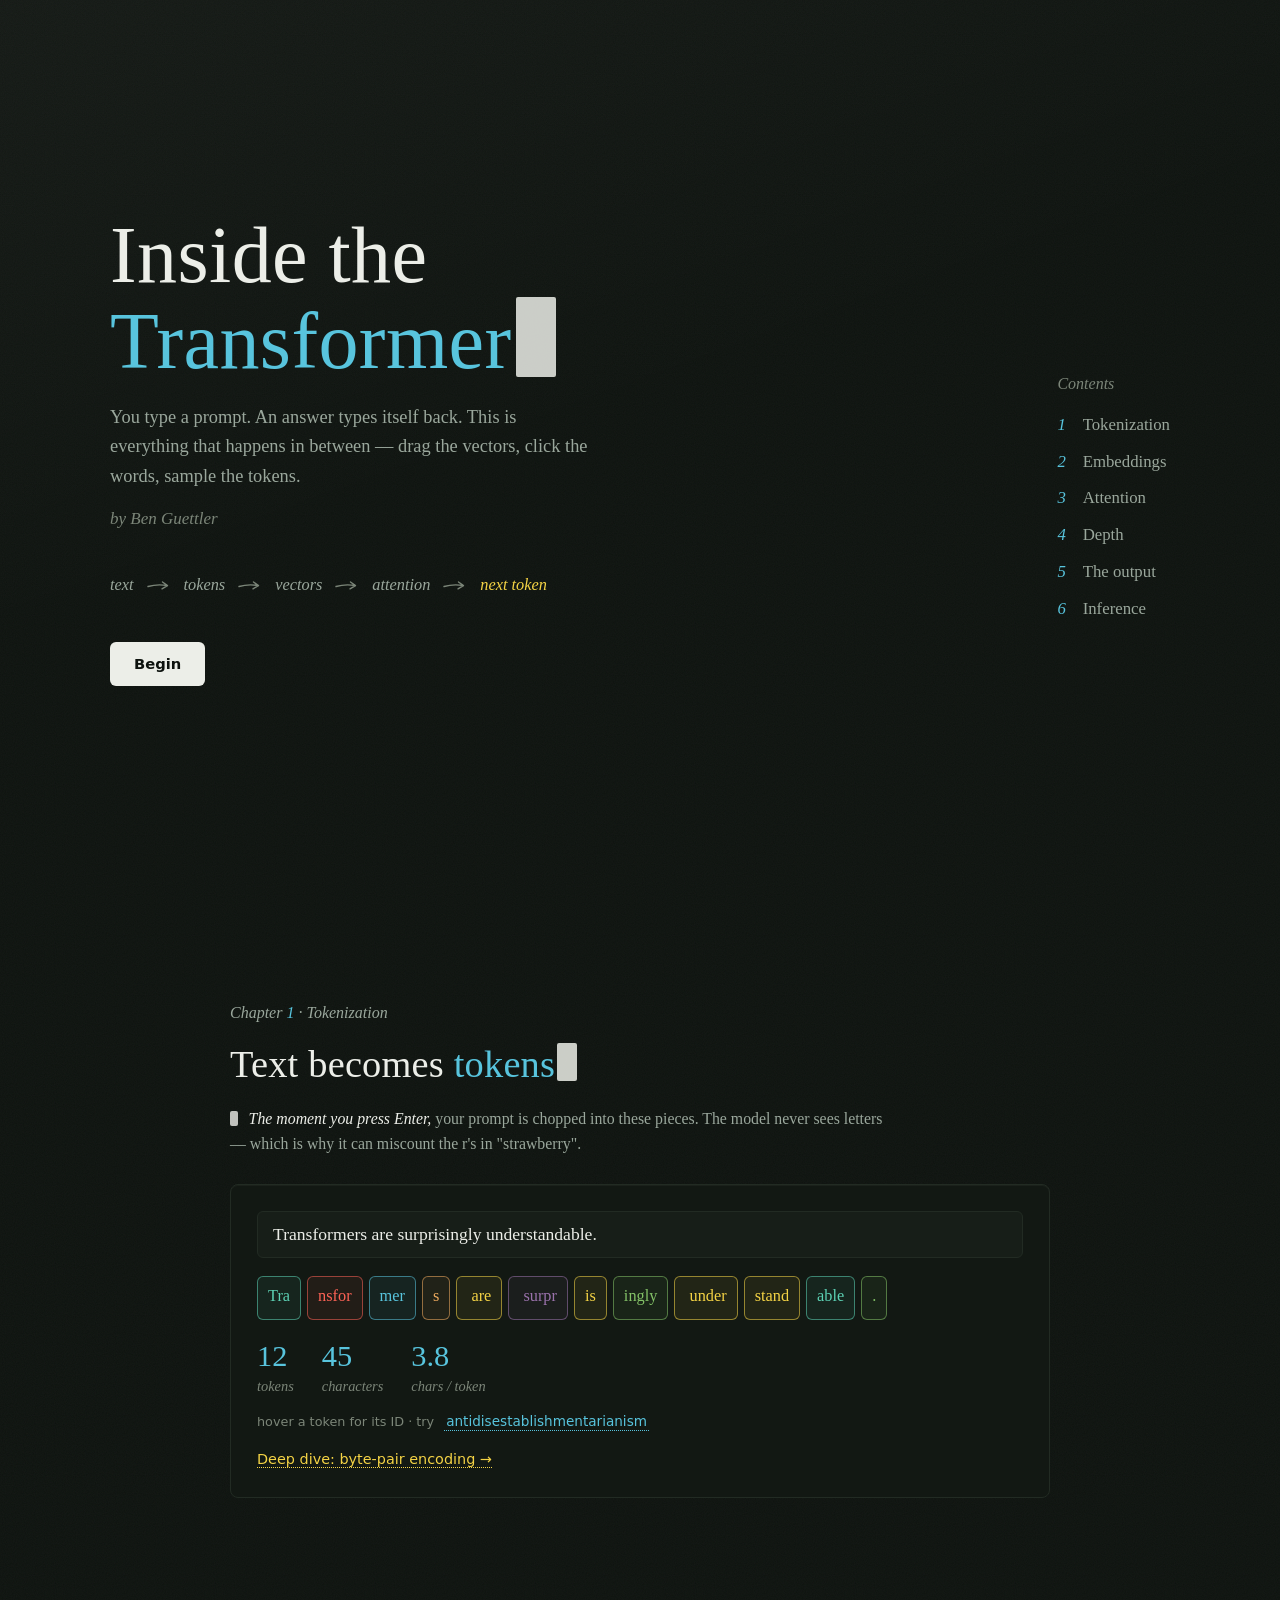
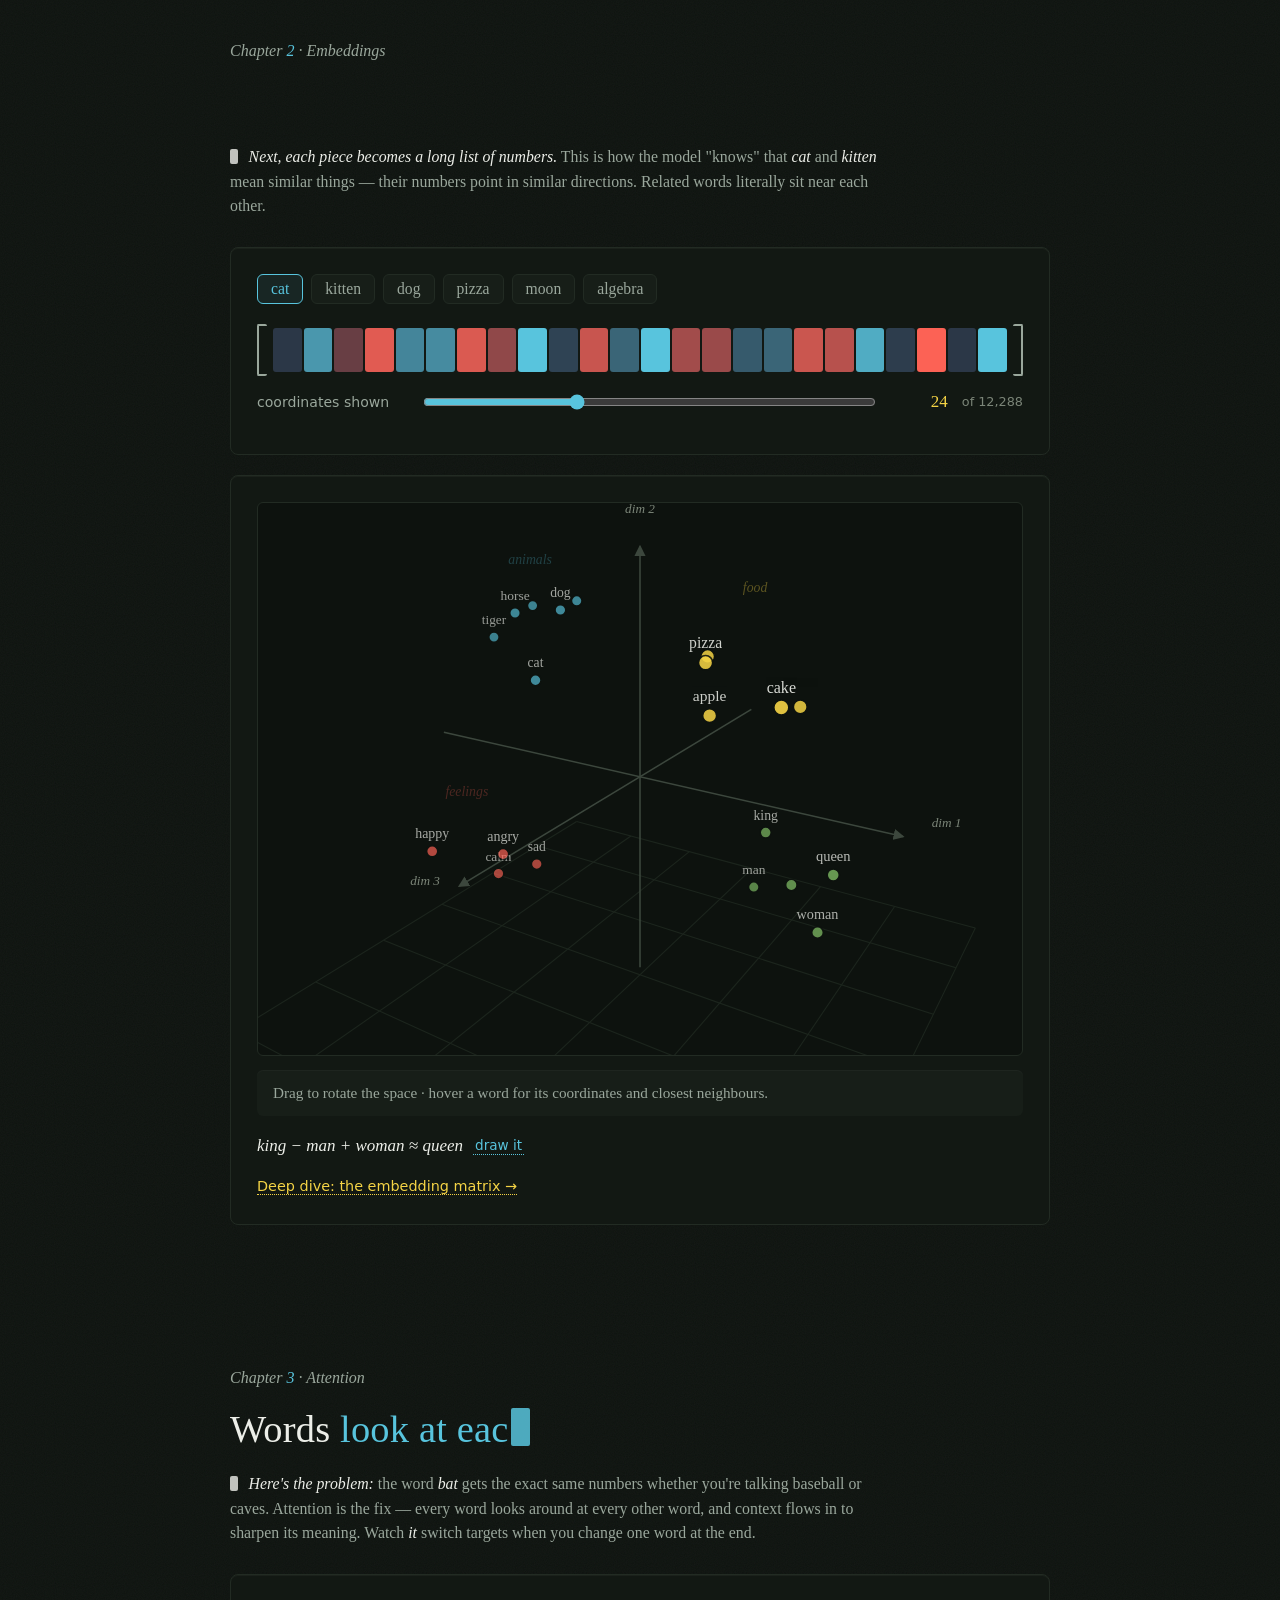
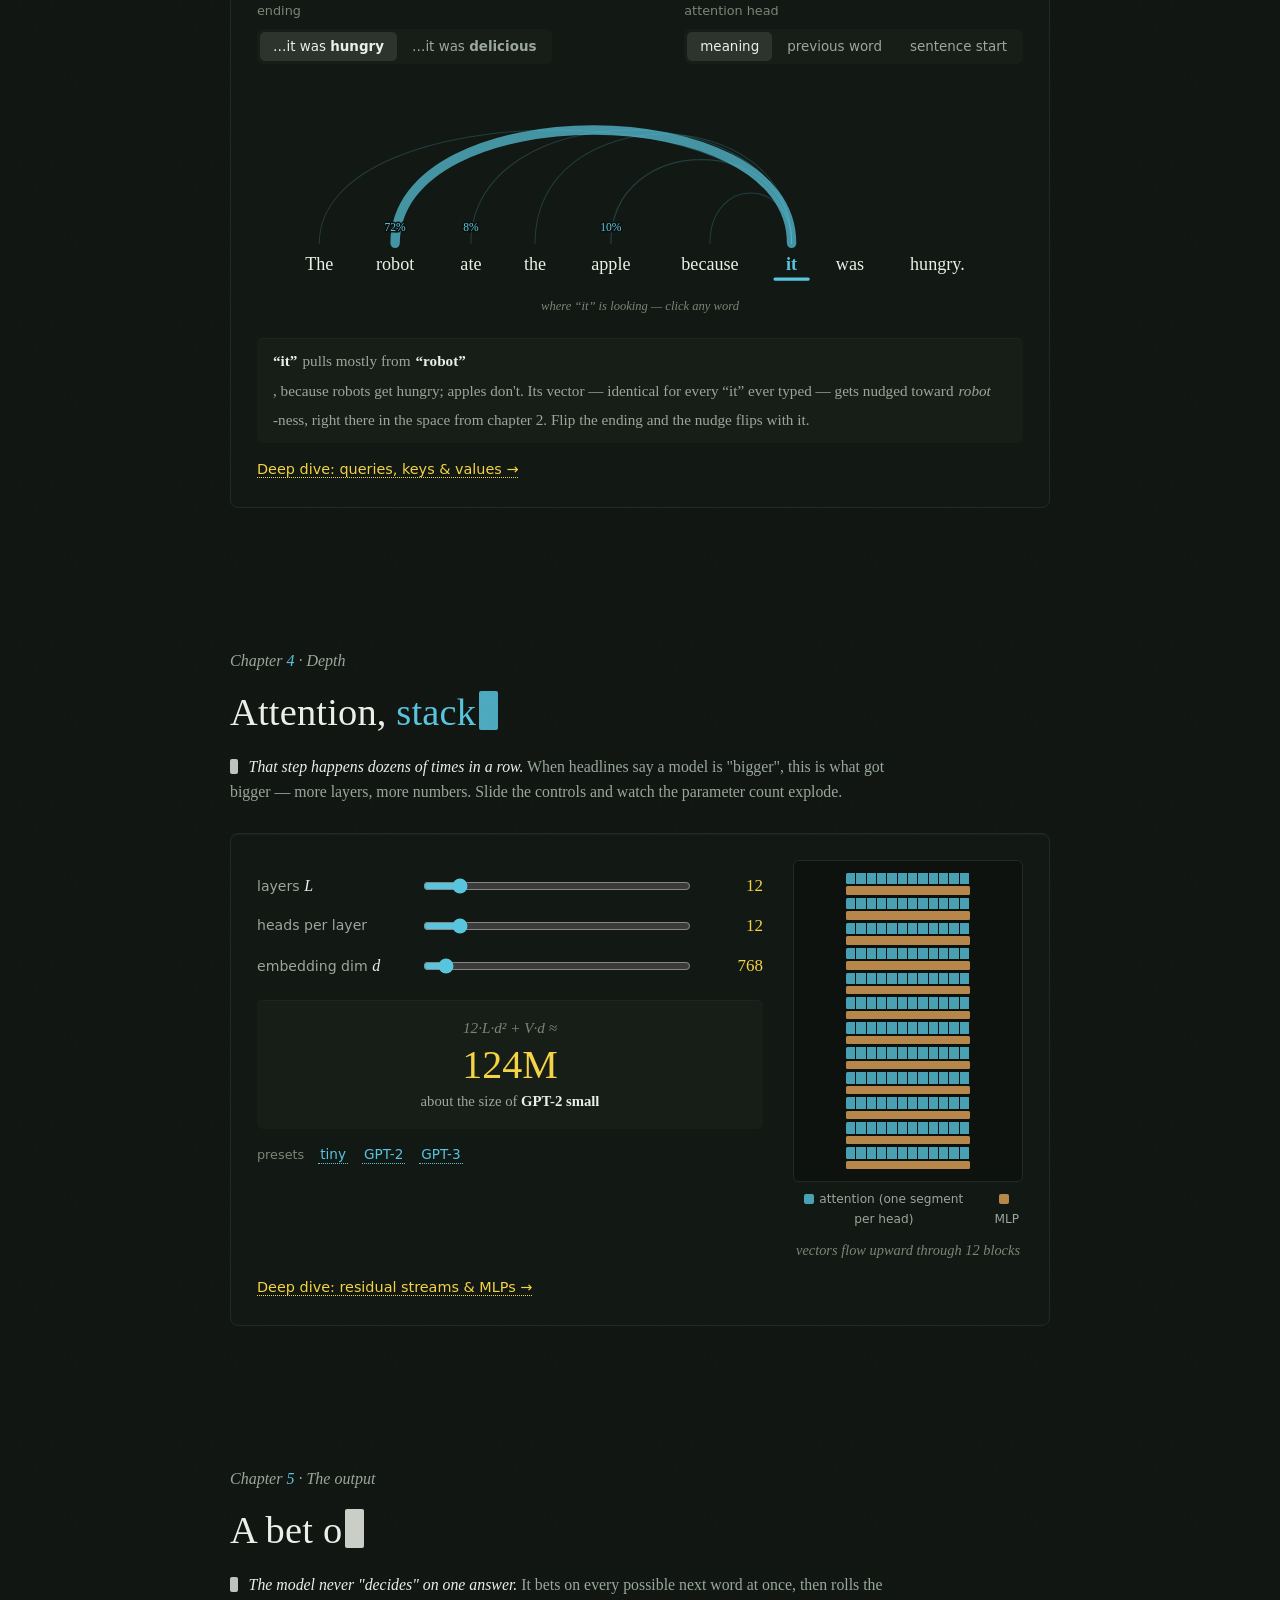
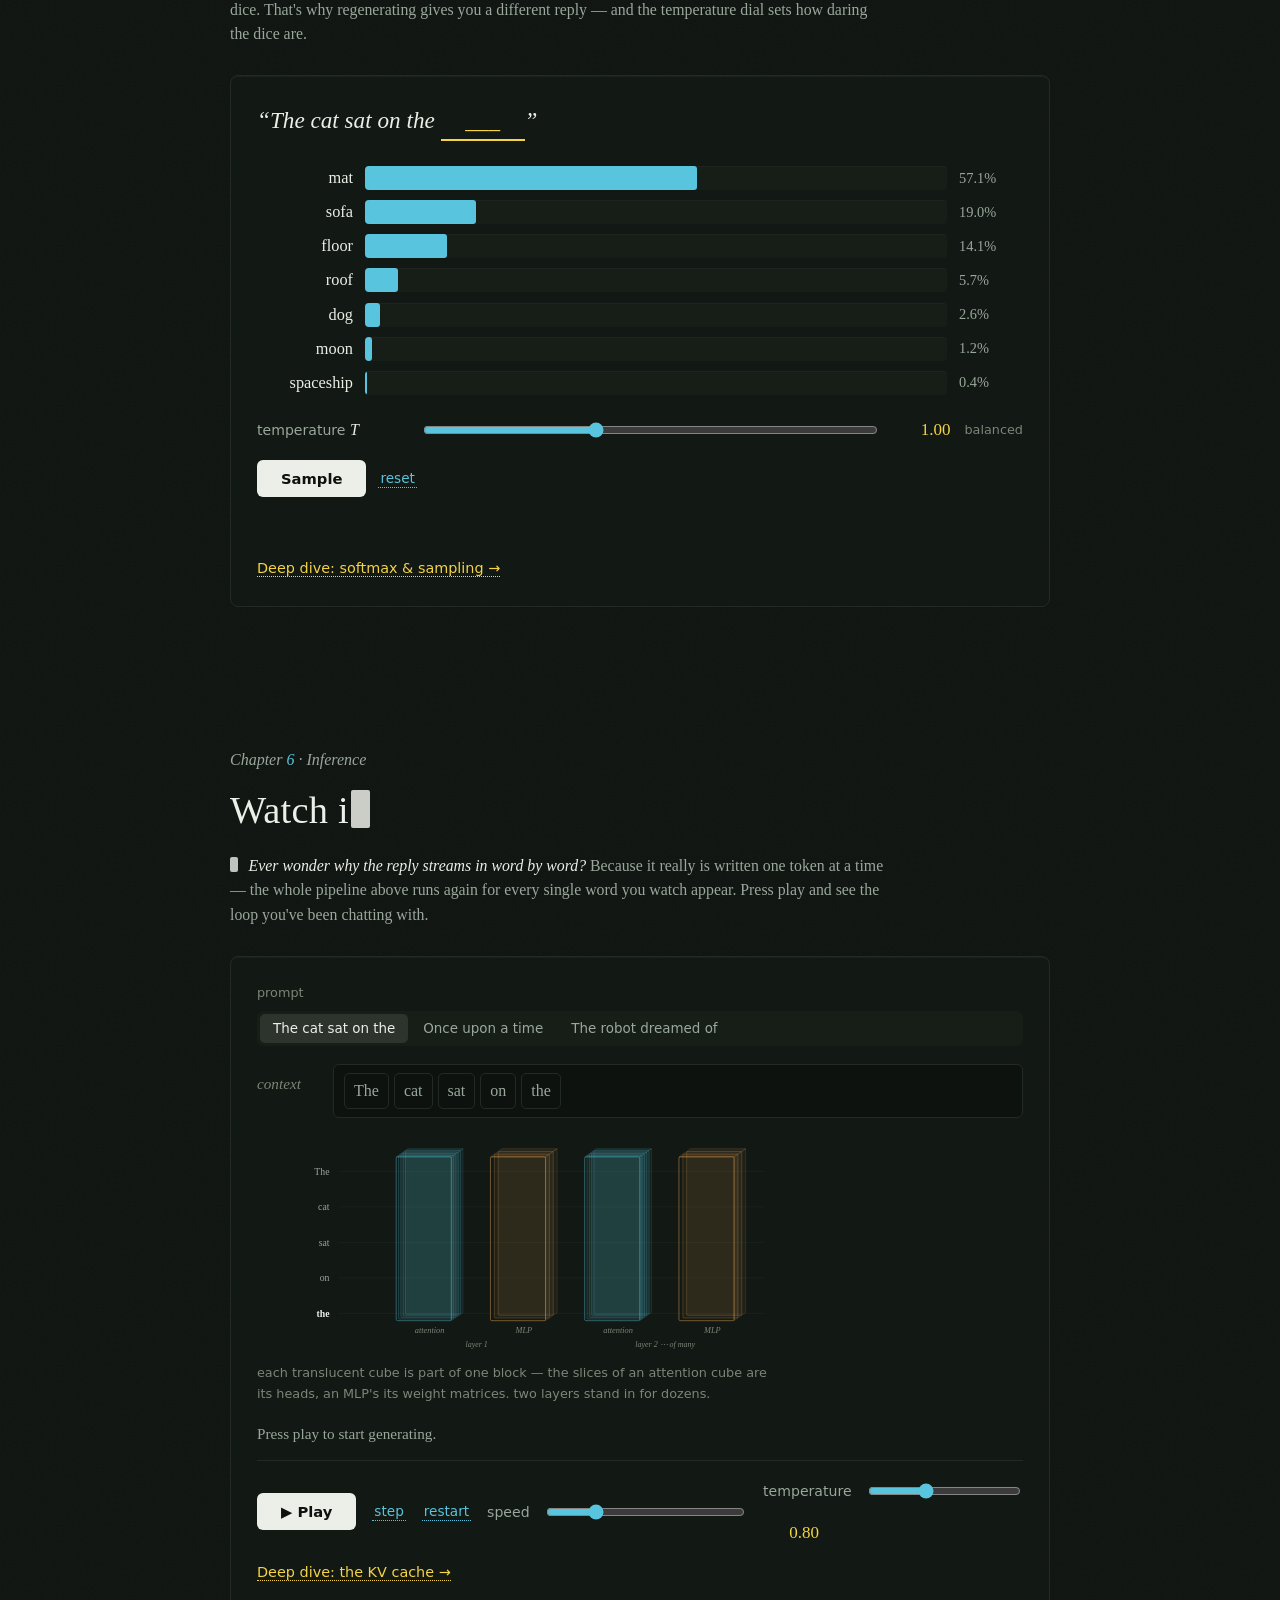
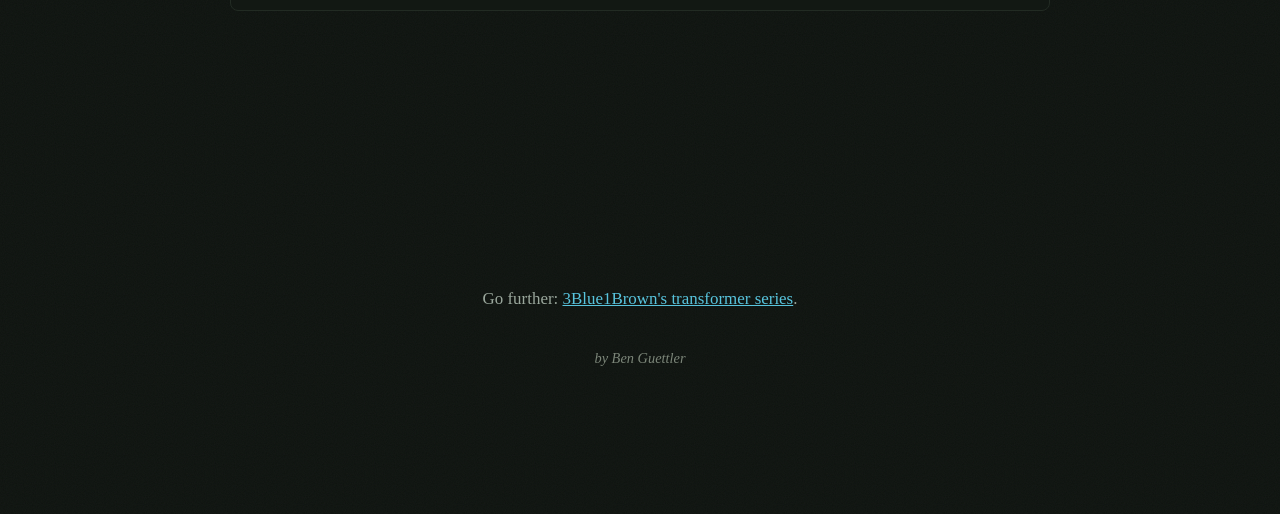
<file: index.html>
<!DOCTYPE html>
<html lang="en">
<head>
<meta charset="UTF-8">
<meta name="viewport" content="width=device-width, initial-scale=1.0">
<title>Inside the Transformer — a visual introduction</title>
<link rel="stylesheet" href="css/style.css">
<link rel="icon" href="data:image/svg+xml,<svg xmlns='http://www.w3.org/2000/svg' viewBox='0 0 100 100'><circle cx='50' cy='50' r='42' fill='%2358C4DD'/></svg>">
</head>
<body>

<!-- ================= HERO ================= -->
<header class="hero">
  <div class="hero-board">
    <div class="hero-title">
      <h1>Inside the<br><span class="acc-blue">Transformer</span></h1>
      <p class="hero-sub">You type a prompt. An answer types itself back. This is everything that happens in between — drag the vectors, click the words, sample the tokens.</p>
      <p class="hero-byline">by Ben Guettler</p>
      <div class="hero-flow" aria-hidden="true">
        <span class="stage">text</span>
        <span class="flow-arr"><svg width="26" height="12" viewBox="0 0 26 12" fill="none" stroke="currentColor" stroke-width="1.4" stroke-linecap="round" stroke-linejoin="round"><path d="M2 7.5 C 9 5.5, 15 5.5, 21 6.5 M16.5 3 L21.5 6.6 L16 9.8"/></svg></span>
        <span class="stage">tokens</span>
        <span class="flow-arr"><svg width="26" height="12" viewBox="0 0 26 12" fill="none" stroke="currentColor" stroke-width="1.4" stroke-linecap="round" stroke-linejoin="round"><path d="M2 7.5 C 9 5.5, 15 5.5, 21 6.5 M16.5 3 L21.5 6.6 L16 9.8"/></svg></span>
        <span class="stage">vectors</span>
        <span class="flow-arr"><svg width="26" height="12" viewBox="0 0 26 12" fill="none" stroke="currentColor" stroke-width="1.4" stroke-linecap="round" stroke-linejoin="round"><path d="M2 7.5 C 9 5.5, 15 5.5, 21 6.5 M16.5 3 L21.5 6.6 L16 9.8"/></svg></span>
        <span class="stage">attention</span>
        <span class="flow-arr"><svg width="26" height="12" viewBox="0 0 26 12" fill="none" stroke="currentColor" stroke-width="1.4" stroke-linecap="round" stroke-linejoin="round"><path d="M2 7.5 C 9 5.5, 15 5.5, 21 6.5 M16.5 3 L21.5 6.6 L16 9.8"/></svg></span>
        <span class="stage payoff">next&nbsp;token</span>
      </div>
      <a class="btn-primary" href="#step-1">Begin</a>
    </div>
    <nav class="hero-toc" aria-label="Contents">
      <p class="hero-toc-title">Contents</p>
      <ol>
      <li><a href="#step-1"><i>1</i>Tokenization</a></li>
      <li><a href="#step-2"><i>2</i>Embeddings</a></li>
      <li><a href="#step-3"><i>3</i>Attention</a></li>
      <li><a href="#step-4"><i>4</i>Depth</a></li>
      <li><a href="#step-5"><i>5</i>The output</a></li>
      <li><a href="#step-6"><i>6</i>Inference</a></li>
      </ol>
    </nav>
  </div>
</header>

<nav class="stepnav" id="stepnav" aria-label="Chapters">
  <a href="#step-1" title="Tokens">1</a>
  <a href="#step-2" title="Embeddings">2</a>
  <a href="#step-3" title="Attention">3</a>
  <a href="#step-4" title="The stack">4</a>
  <a href="#step-5" title="Prediction">5</a>
  <a href="#step-6" title="Inference">6</a>
</nav>

<main>

<!-- ================= CH 1 : TOKENS ================= -->
<section class="chapter" id="step-1">
  <div class="ch-head">
    <span class="ch-num">Chapter <span class="n">1</span> · Tokenization</span>
    <h2>Text becomes <span class="acc-blue">tokens</span></h2>
  </div>
  <p class="chat-tag"><b>The moment you press Enter,</b> your prompt is chopped into these pieces. The model never sees letters — which is why it can miscount the r's in "strawberry".</p>

  <div class="panel">
    <input id="tok-input" type="text" autocomplete="off" spellcheck="false"
           value="Transformers are surprisingly understandable." />
    <div class="token-strip" id="token-strip" aria-live="polite"></div>
    <div class="tok-stats">
      <div class="stat"><span class="stat-value" id="tok-count">0</span><span class="stat-label">tokens</span></div>
      <div class="stat"><span class="stat-value" id="char-count">0</span><span class="stat-label">characters</span></div>
      <div class="stat"><span class="stat-value" id="tok-ratio">0</span><span class="stat-label">chars / token</span></div>
    </div>
    <div class="toggle-row" style="margin-top:14px">
      <span class="dim-note">hover a token for its ID · try</span>
      <button class="link-btn" data-try="antidisestablishmentarianism">antidisestablishmentarianism</button>
    </div>
    <p class="deeper"><a href="chapters/tokenization.html">Deep dive: byte-pair encoding →</a></p>
  </div>
</section>

<!-- ================= CH 2 : EMBEDDINGS ================= -->
<section class="chapter" id="step-2">
  <div class="ch-head">
    <span class="ch-num">Chapter <span class="n">2</span> · Embeddings</span>
    <h2>Tokens become <span class="acc-blue">vectors</span></h2>
  </div>
  <p class="chat-tag"><b>Next, each piece becomes a long list of numbers.</b> This is how the model "knows" that <i>cat</i> and <i>kitten</i> mean similar things — their numbers point in similar directions. Related words literally sit near each other.</p>

  <div class="panel">
    <div class="word-picker" id="embed-word-picker"></div>
    <div class="vector-figure">
      <span class="bracket" aria-hidden="true"></span>
      <div class="vector-strip" id="vector-strip"></div>
      <span class="bracket right" aria-hidden="true"></span>
    </div>
    <div class="slider-row">
      <label for="dim-slider">coordinates shown</label>
      <input type="range" id="dim-slider" min="4" max="64" step="4" value="24">
      <output id="dim-out">24</output>
      <span class="dim-note">of 12,288</span>
    </div>
  </div>

  <div class="panel">
    <div class="plane-wrap">
      <svg id="embed-map" viewBox="0 0 720 520" role="img" aria-label="Rotatable three-dimensional space showing word embedding vectors"></svg>
    </div>
    <div class="readout" id="neighbor-readout">Drag to rotate the space · hover a word for its coordinates and closest neighbours.</div>
    <div class="toggle-row">
      <span class="math">king − man + woman ≈ queen</span>
      <button class="link-btn" id="analogy-btn">draw it</button>
    </div>
    <p class="deeper"><a href="chapters/embeddings.html">Deep dive: the embedding matrix →</a></p>
  </div>
</section>

<!-- ================= CH 3 : ATTENTION ================= -->
<section class="chapter" id="step-3">
  <div class="ch-head">
    <span class="ch-num">Chapter <span class="n">3</span> · Attention</span>
    <h2>Words <span class="acc-blue">look at each other</span></h2>
  </div>
  <p class="chat-tag"><b>Here's the problem:</b> the word <i>bat</i> gets the exact same numbers whether you're talking baseball or caves. Attention is the fix — every word looks around at every other word, and context flows in to sharpen its meaning. Watch <i>it</i> switch targets when you change one word at the end.</p>

  <div class="panel">
    <div class="attn-controls">
      <div class="control-group">
        <span class="control-label">ending</span>
        <div class="seg" id="attn-variant">
          <button class="seg-btn active" data-variant="hungry">…it was <b>hungry</b></button>
          <button class="seg-btn" data-variant="delicious">…it was <b>delicious</b></button>
        </div>
      </div>
      <div class="control-group">
        <span class="control-label">attention head</span>
        <div class="seg" id="attn-heads">
          <button class="seg-btn active" data-head="0">meaning</button>
          <button class="seg-btn" data-head="1">previous word</button>
          <button class="seg-btn" data-head="2">sentence start</button>
        </div>
      </div>
    </div>
    <div class="attn-stage">
      <svg id="attn-svg" viewBox="0 0 760 250" role="img" aria-label="Attention connections between words"></svg>
    </div>
    <p class="readout" id="attn-story"></p>
    <p class="deeper"><a href="chapters/attention.html">Deep dive: queries, keys &amp; values →</a></p>
  </div>
</section>

<!-- ================= CH 4 : THE STACK ================= -->
<section class="chapter" id="step-4">
  <div class="ch-head">
    <span class="ch-num">Chapter <span class="n">4</span> · Depth</span>
    <h2>Attention, <span class="acc-blue">stacked</span></h2>
  </div>
  <p class="chat-tag"><b>That step happens dozens of times in a row.</b> When headlines say a model is "bigger", this is what got bigger — more layers, more numbers. Slide the controls and watch the parameter count explode.</p>

  <div class="panel">
    <div class="builder">
      <div class="builder-controls">
        <div class="slider-row">
          <label for="layers-slider">layers <span class="math">L</span></label>
          <input type="range" id="layers-slider" min="1" max="96" value="12">
          <output id="layers-out">12</output>
        </div>
        <div class="slider-row">
          <label for="heads-slider">heads per layer</label>
          <input type="range" id="heads-slider" min="1" max="96" value="12">
          <output id="heads-out">12</output>
        </div>
        <div class="slider-row">
          <label for="model-dim-slider">embedding dim <span class="math">d</span></label>
          <input type="range" id="model-dim-slider" min="64" max="12288" step="64" value="768">
          <output id="model-dim-out">768</output>
        </div>
        <div class="param-tile">
          <div class="param-formula math">12·L·d² + V·d ≈</div>
          <div class="param-value" id="param-count">124M</div>
          <div class="param-compare" id="param-compare"></div>
        </div>
        <div class="preset-row">
          <span class="control-label">presets</span>
          <button class="link-btn" data-preset="tiny">tiny</button>
          <button class="link-btn" data-preset="gpt2">GPT-2</button>
          <button class="link-btn" data-preset="gpt3">GPT-3</button>
        </div>
      </div>
      <div class="builder-viz">
        <div class="tower" id="tower" aria-label="Stack of transformer blocks"></div>
        <div class="tower-legend">
          <span><span class="swatch" style="background:rgba(88,196,221,0.8)"></span>attention (one segment per head)</span>
          <span><span class="swatch" style="background:rgba(240,172,95,0.75)"></span>MLP</span>
        </div>
        <div class="tower-caption">vectors flow upward through <span id="tower-count">12</span> blocks</div>
      </div>
    </div>
    <p class="deeper"><a href="chapters/depth.html">Deep dive: residual streams &amp; MLPs →</a></p>
  </div>
</section>

<!-- ================= CH 5 : PREDICTION ================= -->
<section class="chapter" id="step-5">
  <div class="ch-head">
    <span class="ch-num">Chapter <span class="n">5</span> · The output</span>
    <h2>A bet on the <span class="acc-blue">next token</span></h2>
  </div>
  <p class="chat-tag"><b>The model never "decides" on one answer.</b> It bets on every possible next word at once, then rolls the dice. That's why regenerating gives you a different reply — and the temperature dial sets how daring the dice are.</p>

  <div class="panel">
    <div class="predict-prompt math">
      “The cat sat on the <span class="predict-slot" id="predict-slot">___</span>”
    </div>
    <div class="prob-chart" id="prob-chart" role="img" aria-label="Probability of each candidate next token"></div>
    <div class="slider-row">
      <label for="temp-slider">temperature <span class="math">T</span></label>
      <input type="range" id="temp-slider" min="0.1" max="2.5" step="0.05" value="1">
      <output id="temp-out">1.00</output>
      <span class="dim-note" id="temp-mood">balanced</span>
    </div>
    <div class="row predict-actions">
      <button class="btn-primary" id="sample-btn">Sample</button>
      <button class="link-btn" id="reset-samples">reset</button>
    </div>
    <div class="sample-log" id="sample-log"></div>
    <p class="deeper"><a href="chapters/output.html">Deep dive: softmax &amp; sampling →</a></p>
  </div>
</section>

<!-- ================= CH 6 : LIVE INFERENCE ================= -->
<section class="chapter" id="step-6">
  <div class="ch-head">
    <span class="ch-num">Chapter <span class="n">6</span> · Inference</span>
    <h2>Watch it <span class="acc-blue">think</span>, live</h2>
  </div>
  <p class="chat-tag"><b>Ever wonder why the reply streams in word by word?</b> Because it really is written one token at a time — the whole pipeline above runs again for every single word you watch appear. Press play and see the loop you've been chatting with.</p>

  <div class="panel">
    <div class="inf-topbar">
      <div class="control-group">
        <span class="control-label">prompt</span>
        <div class="seg" id="inf-prompts">
          <button class="seg-btn active" data-prompt="0">The cat sat on the</button>
          <button class="seg-btn" data-prompt="1">Once upon a time</button>
          <button class="seg-btn" data-prompt="2">The robot dreamed of</button>
        </div>
      </div>
    </div>

    <div class="inf-context-wrap">
      <span class="inf-label">context</span>
      <div class="inf-context" id="inf-context"></div>
    </div>

    <div class="inf-machine">
      <div class="inf-stage-wrap">
        <svg id="inf-stage" viewBox="0 0 720 300" role="img" aria-label="Token vectors flowing through attention and MLP blocks"></svg>
        <div class="dim-note">each translucent cube is part of one block — the slices of an attention cube are its heads, an MLP's its weight matrices. two layers stand in for dozens.</div>
      </div>
      <div class="inf-dist" id="inf-dist"></div>
    </div>

    <div class="inf-status" id="inf-status">Press play.</div>

    <div class="inf-controls">
      <button class="btn-primary" id="inf-play">▶ Play</button>
      <button class="link-btn" id="inf-step">step</button>
      <button class="link-btn" id="inf-reset">restart</button>
      <div class="slider-row inf-slider">
        <label for="inf-speed">speed</label>
        <input type="range" id="inf-speed" min="0.4" max="3" step="0.2" value="1">
      </div>
      <div class="slider-row inf-slider">
        <label for="inf-temp">temperature</label>
        <input type="range" id="inf-temp" min="0.1" max="2" step="0.05" value="0.8">
        <output id="inf-temp-out">0.80</output>
      </div>
    </div>
    <p class="deeper"><a href="chapters/inference.html">Deep dive: the KV cache →</a></p>
  </div>
</section>

<!-- ================= OUTRO ================= -->
<section class="chapter outro">
  <div class="ch-head">
    <h2>tokenize → embed → attend → predict → sample → <span class="acc-blue">repeat</span></h2>
    <p class="lede">Go further: <a href="https://www.youtube.com/watch?v=wjZofJX0v4M" target="_blank" rel="noopener">3Blue1Brown's transformer series</a>.</p>
    <p class="footer">by Ben Guettler</p>
  </div>
</section>

</main>
<script src="js/app.js"></script>
<script src="js/typewriter.js?v=2"></script>
</body>
</html>
</file>
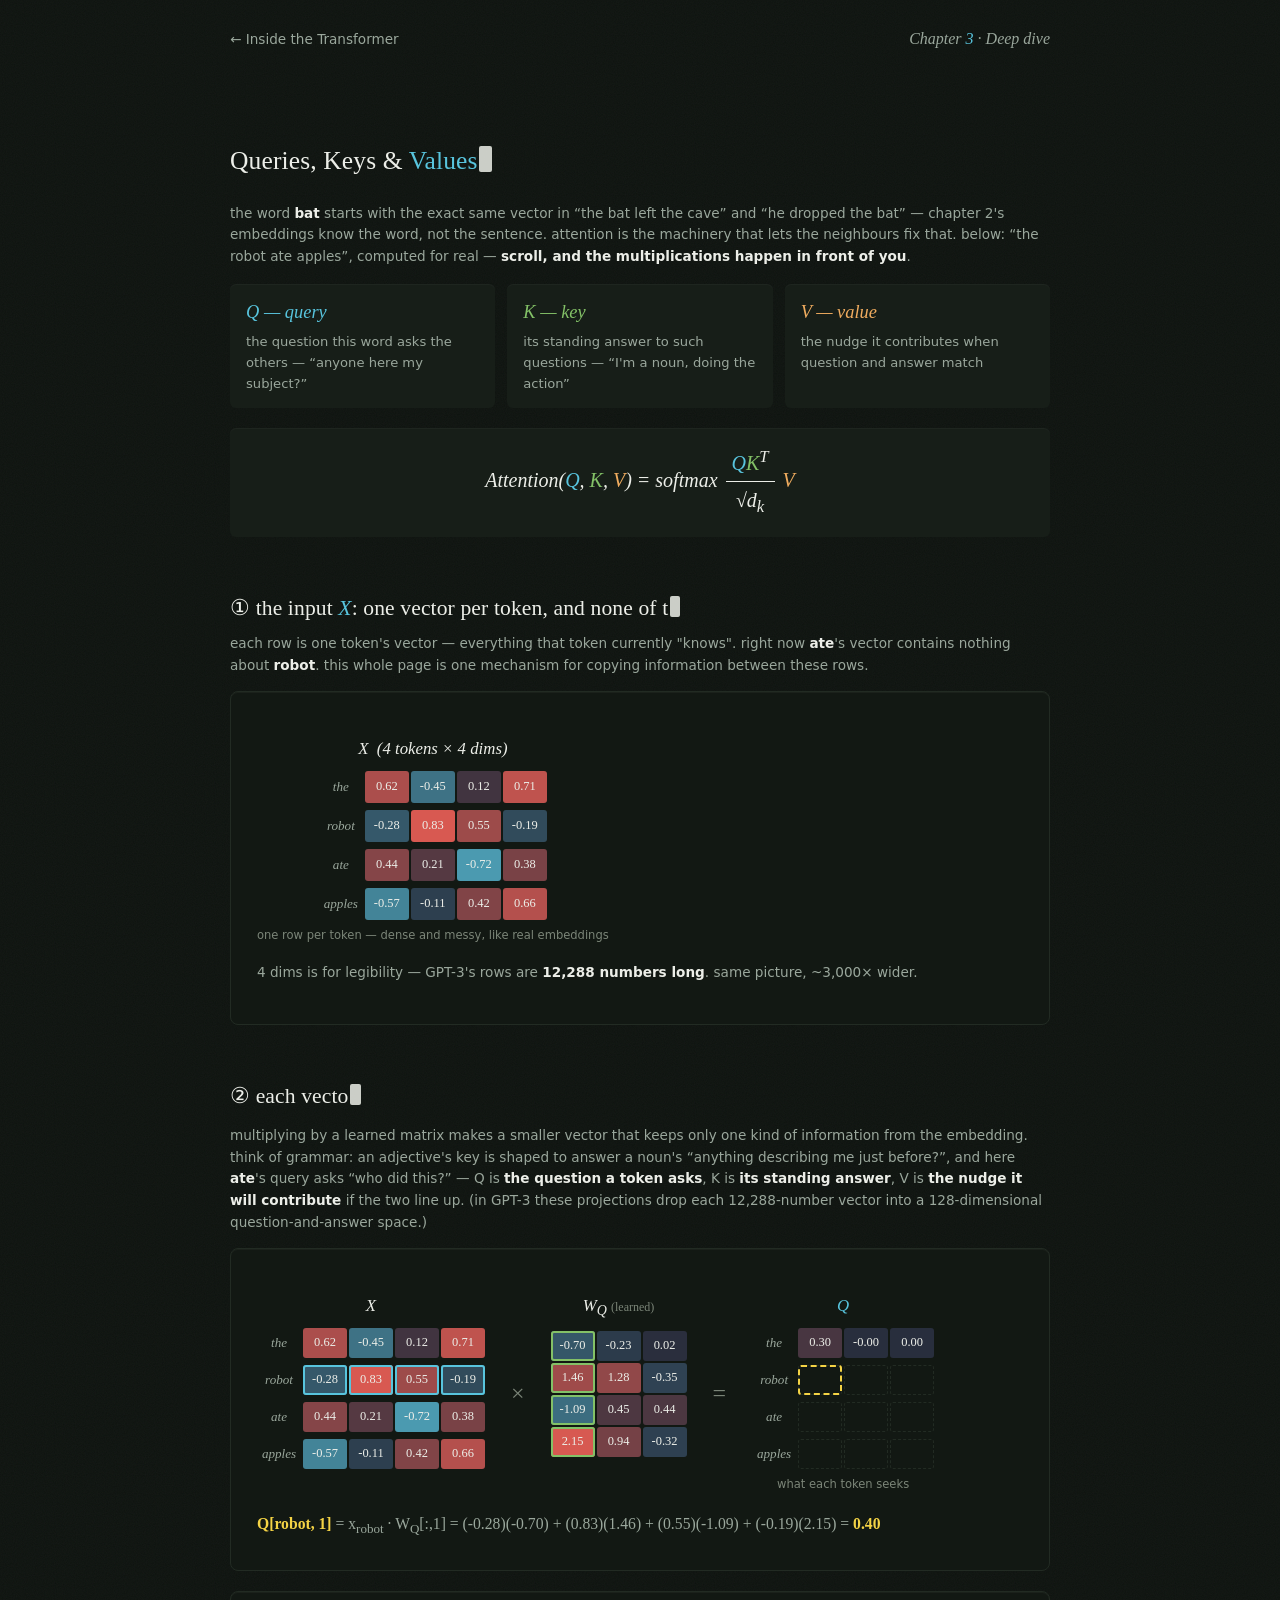
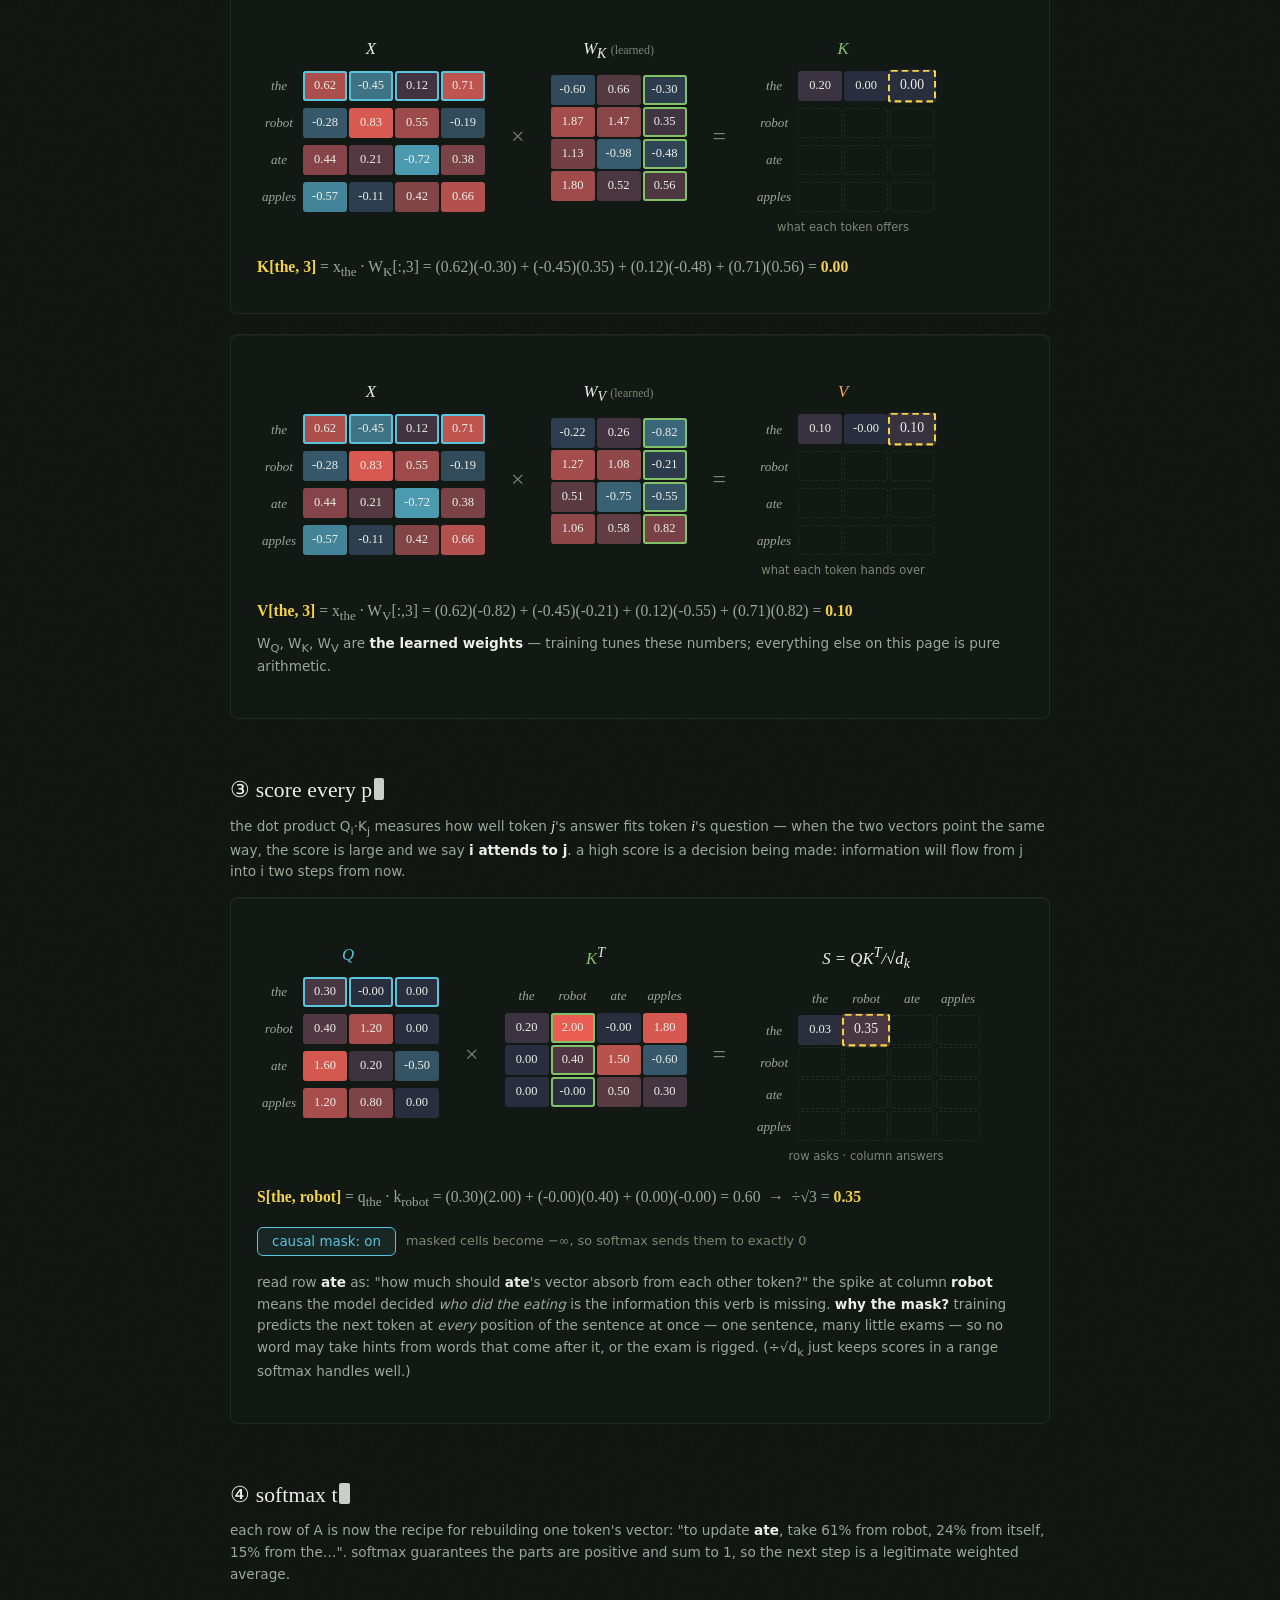
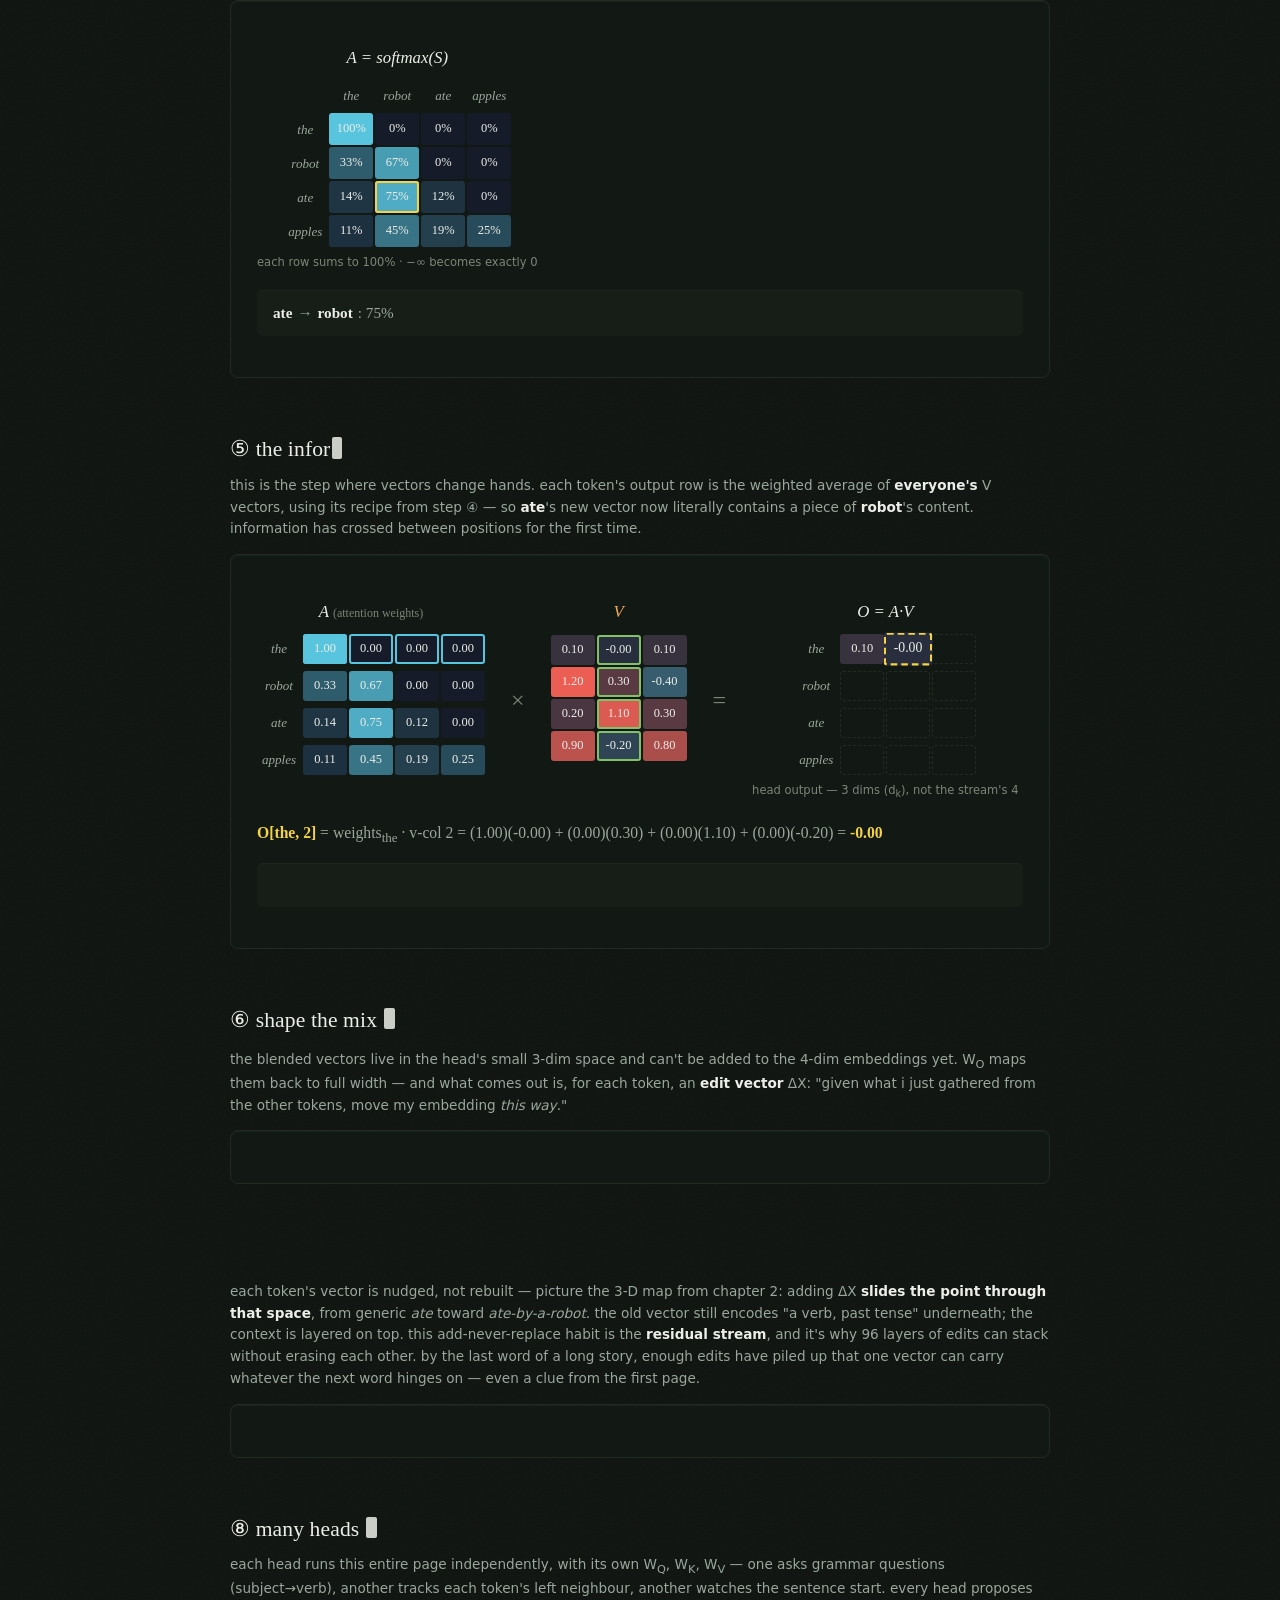
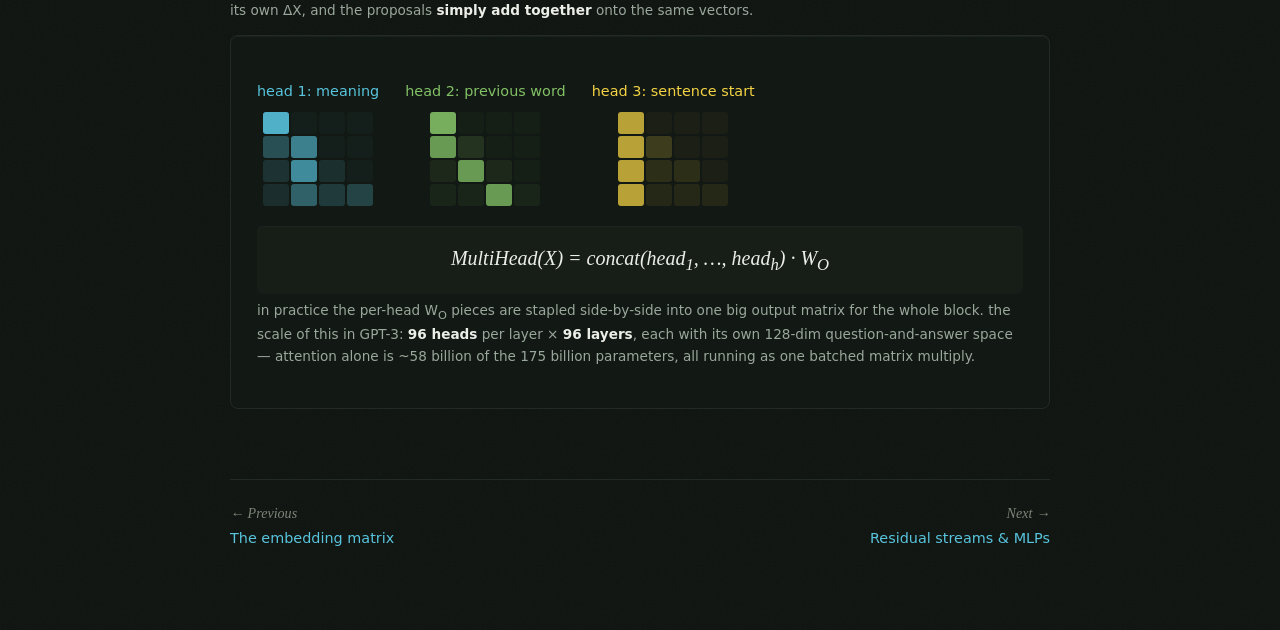
<file: chapters/attention.html>
<!DOCTYPE html>
<html lang="en">
<head>
<meta charset="UTF-8">
<meta name="viewport" content="width=device-width, initial-scale=1.0">
<title>Queries, Keys &amp; Values — Inside the Transformer</title>
<link rel="stylesheet" href="../css/style.css">
<link rel="icon" href="data:image/svg+xml,<svg xmlns='http://www.w3.org/2000/svg' viewBox='0 0 100 100'><circle cx='50' cy='50' r='42' fill='%2358C4DD'/></svg>">
</head>
<body>

<header class="deep-head">
  <a href="../index.html">← Inside the Transformer</a>
  <span class="ch-num">Chapter <span class="n">3</span> · Deep dive</span>
</header>

<main class="deep-main">
  <div class="ch-head">
    <h2>Queries, Keys &amp; <span class="acc-blue">Values</span></h2>
    <p class="caption">the word <b>bat</b> starts with the exact same vector in “the bat left the cave” and “he dropped the bat” — chapter 2's embeddings know the word, not the sentence. attention is the machinery that lets the neighbours fix that. below: “the robot ate apples”, computed for real — <b>scroll, and the multiplications happen in front of you</b>.</p>
  </div>

  <div class="cards">
    <div class="concept-card">
      <div class="cc-title" style="color:var(--blue)">Q — query</div>
      <div class="cc-body">the question this word asks the others — “anyone here my subject?”</div>
    </div>
    <div class="concept-card">
      <div class="cc-title" style="color:var(--green)">K — key</div>
      <div class="cc-body">its standing answer to such questions — “I'm a noun, doing the action”</div>
    </div>
    <div class="concept-card">
      <div class="cc-title" style="color:var(--gold)">V — value</div>
      <div class="cc-body">the nudge it contributes when question and answer match</div>
    </div>
  </div>

  <div class="formula">
    Attention(<span style="color:var(--blue)">Q</span>, <span style="color:var(--green)">K</span>, <span style="color:var(--gold);font-style:italic">V</span>) = softmax
    <span class="frac"><span><span style="color:var(--blue)">Q</span><span style="color:var(--green)">K</span><sup>T</sup></span><span>√d<sub>k</sub></span></span>
    <span style="color:var(--gold);font-style:italic">V</span>
  </div>

  <h3 class="sec-title">① the input <span class="math">X</span>: one vector per token, and none of them know each other yet</h3>
  <p class="caption">each row is one token's vector — everything that token currently "knows". right now <b>ate</b>'s vector contains nothing about <b>robot</b>. this whole page is one mechanism for copying information between these rows.</p>
  <div class="panel">
    <div class="mat-row">
      <div class="mat-fig"><div class="mat-label">X&nbsp;&nbsp;(4 tokens × 4 dims)</div><div class="matrix" id="mat-x"></div><div class="mat-sub">one row per token — dense and messy, like real embeddings</div></div>
    </div>
    <p class="caption">4 dims is for legibility — GPT-3's rows are <b>12,288 numbers long</b>. same picture, ~3,000× wider.</p>
  </div>

  <h3 class="sec-title">② each vector is projected into three roles: <span style="color:var(--blue)">Q</span> = X·W<sub>Q</sub></h3>
  <p class="caption">multiplying by a learned matrix makes a smaller vector that keeps only one kind of information from the embedding. think of grammar: an adjective's key is shaped to answer a noun's “anything describing me just before?”, and here <b>ate</b>'s query asks “who did this?” — Q is <b>the question a token asks</b>, K is <b>its standing answer</b>, V is <b>the nudge it will contribute</b> if the two line up. (in GPT-3 these projections drop each 12,288-number vector into a 128-dimensional question-and-answer space.)</p>
  <div class="panel">
    <div id="anim-q"></div>
  </div>
  <div class="panel">
    <div id="anim-k"></div>
  </div>
  <div class="panel">
    <div id="anim-v"></div>
    <p class="caption">W<sub>Q</sub>, W<sub>K</sub>, W<sub>V</sub> are <b>the learned weights</b> — training tunes these numbers; everything else on this page is pure arithmetic.</p>
  </div>

  <h3 class="sec-title">③ score every pair: which tokens should copy from which?</h3>
  <p class="caption">the dot product Q<sub>i</sub>·K<sub>j</sub> measures how well token <span class="math">j</span>'s answer fits token <span class="math">i</span>'s question — when the two vectors point the same way, the score is large and we say <b>i attends to j</b>. a high score is a decision being made: information will flow from j into i two steps from now.</p>
  <div class="panel">
    <div id="anim-s"></div>
    <div class="toggle-row" style="margin-top:14px">
      <button class="pill-toggle active" id="mask-toggle">causal mask: on</button>
      <span class="dim-note">masked cells become −∞, so softmax sends them to exactly 0</span>
    </div>
    <p class="caption">read row <b>ate</b> as: "how much should <b>ate</b>'s vector absorb from each other token?" the spike at column <b>robot</b> means the model decided <i>who did the eating</i> is the information this verb is missing. <b>why the mask?</b> training predicts the next token at <i>every</i> position of the sentence at once — one sentence, many little exams — so no word may take hints from words that come after it, or the exam is rigged. (÷√d<sub>k</sub> just keeps scores in a range softmax handles well.)</p>
  </div>

  <h3 class="sec-title">④ softmax turns each row into a mixing recipe</h3>
  <p class="caption">each row of A is now the recipe for rebuilding one token's vector: "to update <b>ate</b>, take 61% from robot, 24% from itself, 15% from the…". softmax guarantees the parts are positive and sum to 1, so the next step is a legitimate weighted average.</p>
  <div class="panel">
    <div class="mat-row">
      <div class="mat-fig"><div class="mat-label">A = softmax(S)</div><div class="matrix" id="mat-a"></div><div class="mat-sub">each row sums to 100% · −∞ becomes exactly 0</div></div>
    </div>
    <p class="readout" id="attn-read"></p>
  </div>

  <h3 class="sec-title">⑤ the information actually moves: O = A·V</h3>
  <p class="caption">this is the step where vectors change hands. each token's output row is the weighted average of <b>everyone's</b> V vectors, using its recipe from step ④ — so <b>ate</b>'s new vector now literally contains a piece of <b>robot</b>'s content. information has crossed between positions for the first time.</p>
  <div class="panel">
    <div id="anim-o"></div>
    <p class="readout" id="o-story"></p>
  </div>

  <h3 class="sec-title">⑥ shape the mix into an edit: ΔX = O·W<sub>O</sub></h3>
  <p class="caption">the blended vectors live in the head's small 3-dim space and can't be added to the 4-dim embeddings yet. W<sub>O</sub> maps them back to full width — and what comes out is, for each token, an <b>edit vector</b> ΔX: "given what i just gathered from the other tokens, move my embedding <i>this way</i>."</p>
  <div class="panel">
    <div id="anim-wo"></div>
  </div>

  <h3 class="sec-title">⑦ the edit is added onto each vector: X′ = X + ΔX</h3>
  <p class="caption">each token's vector is nudged, not rebuilt — picture the 3-D map from chapter 2: adding ΔX <b>slides the point through that space</b>, from generic <i>ate</i> toward <i>ate-by-a-robot</i>. the old vector still encodes "a verb, past tense" underneath; the context is layered on top. this add-never-replace habit is the <b>residual stream</b>, and it's why 96 layers of edits can stack without erasing each other. by the last word of a long story, enough edits have piled up that one vector can carry whatever the next word hinges on — even a clue from the first page.</p>
  <div class="panel">
    <div id="anim-add"></div>
  </div>

  <h3 class="sec-title">⑧ many heads propose different nudges at once</h3>
  <p class="caption">each head runs this entire page independently, with its own W<sub>Q</sub>, W<sub>K</sub>, W<sub>V</sub> — one asks grammar questions (subject→verb), another tracks each token's left neighbour, another watches the sentence start. every head proposes its own ΔX, and the proposals <b>simply add together</b> onto the same vectors.</p>
  <div class="panel">
    <div class="mat-row" id="heads-row"></div>
    <div class="formula" style="margin-bottom:0">MultiHead(X) = concat(head<sub>1</sub>, …, head<sub>h</sub>) · W<sub>O</sub></div>
    <p class="caption">in practice the per-head W<sub>O</sub> pieces are stapled side-by-side into one big output matrix for the whole block. the scale of this in GPT-3: <b>96 heads</b> per layer × <b>96 layers</b>, each with its own 128-dim question-and-answer space — attention alone is ~58 billion of the 175 billion parameters, all running as one batched matrix multiply.</p>
  </div>

  <nav class="pager">
    <a href="embeddings.html"><span class="pg-label">← Previous</span>The embedding matrix</a>
    <a class="next" href="depth.html"><span class="pg-label">Next →</span>Residual streams &amp; MLPs</a>
  </nav>
</main>

<script src="../js/deep.js"></script>
<script src="../js/typewriter.js?v=2"></script>
<script>
const TOKENS = ["the", "robot", "ate", "apples"];

/* dense, realistic-looking embeddings (real ones are just like this, only 12,288 wide) */
const X = [
  [ 0.62, -0.45,  0.12,  0.71],
  [-0.28,  0.83,  0.55, -0.19],
  [ 0.44,  0.21, -0.72,  0.38],
  [-0.57, -0.11,  0.42,  0.66],
];
/* the q/k/v vectors we want each token to end up with ("ate" seeks nouns) */
const Qd = [[0.3,0,0],[0.4,1.2,0],[1.6,0.2,-0.5],[1.2,0.8,0]];
const Kd = [[0.2,0,0],[2.0,0.4,0],[0,1.5,0.5],[1.8,-0.6,0.3]];
const Vd = [[0.1,0,0.1],[1.2,0.3,-0.4],[0.2,1.1,0.3],[0.9,-0.2,0.8]];

/* solve for the weights that produce them: W = X⁻¹·desired (Gaussian elimination) */
function inverse(M) {
  const n = M.length;
  const A = M.map((r, i) => [...r, ...r.map((_, j) => (i === j ? 1 : 0))]);
  for (let c = 0; c < n; c++) {
    let piv = c;
    for (let r = c + 1; r < n; r++) if (Math.abs(A[r][c]) > Math.abs(A[piv][c])) piv = r;
    [A[c], A[piv]] = [A[piv], A[c]];
    const p = A[c][c];
    for (let j = 0; j < 2 * n; j++) A[c][j] /= p;
    for (let r = 0; r < n; r++) {
      if (r === c) continue;
      const f = A[r][c];
      for (let j = 0; j < 2 * n; j++) A[r][j] -= f * A[c][j];
    }
  }
  return A.map((r) => r.slice(n));
}
const Xinv = inverse(X);
const WQ = matmul(Xinv, Qd), WK = matmul(Xinv, Kd), WV = matmul(Xinv, Vd);

const Q = matmul(X, WQ), K = matmul(X, WK), V = matmul(X, WV);
const dk = 3;
const S = matmul(Q, transpose(K)).map((row) => row.map((v) => v / Math.sqrt(dk)));

let masked = true;
let sDone = false, oDone = false;
let sAnim = null;

matrixEl("#mat-x", X, { rows: TOKENS, max: 1 });

/* ---------- step ②: X·W animations (scroll-triggered) ---------- */
const sub = (t) => `<sub>${t}</sub>`;
const dest = (m, r, c) => `<b>${m}[${r}, ${c}]</b> = `;
function projTermText(wName, outName) {
  return (i, j, arow, bcol, sum) =>
    dest(outName, TOKENS[i], j + 1) +
    `x${sub(TOKENS[i])} · ${wName}[:,${j + 1}] = ` +
    arow.map((a, k) => `(${a.toFixed(2)})(${bcol[k].toFixed(2)})`).join(" + ") +
    ` = <b>${sum.toFixed(2)}</b>`;
}
matMulAnim("#anim-q", {
  A: X, B: WQ, aRows: TOKENS,
  aLabel: "X", bLabel: "W<sub>Q</sub> <span style='color:var(--faint);font-style:normal;font-size:.75rem'>(learned)</span>",
  cLabel: "<span style='color:var(--blue)'>Q</span>", cSub: "what each token seeks",
  maxA: 1, maxB: 2.6, maxC: 2, stepMs: 340,
  termText: projTermText("W<sub>Q</sub>", "Q"),
  doneText: "each row of Q: that token's <b>question</b>, as 3 numbers.",
});
matMulAnim("#anim-k", {
  A: X, B: WK, aRows: TOKENS,
  aLabel: "X", bLabel: "W<sub>K</sub> <span style='color:var(--faint);font-style:normal;font-size:.75rem'>(learned)</span>",
  cLabel: "<span style='color:var(--green)'>K</span>", cSub: "what each token offers",
  maxA: 1, maxB: 3.2, maxC: 2.2, stepMs: 300,
  termText: projTermText("W<sub>K</sub>", "K"),
  doneText: "each row of K: that token's <b>standing answer</b>.",
});
matMulAnim("#anim-v", {
  A: X, B: WV, aRows: TOKENS,
  aLabel: "X", bLabel: "W<sub>V</sub> <span style='color:var(--faint);font-style:normal;font-size:.75rem'>(learned)</span>",
  cLabel: "<span style='color:var(--gold)'>V</span>", cSub: "what each token hands over",
  maxA: 1, maxB: 2.2, maxC: 1.3, stepMs: 300,
  termText: projTermText("W<sub>V</sub>", "V"),
  doneText: "each row of V: the <b>nudge</b> this token contributes if it wins attention.",
});

/* ---------- step ③: S = QKᵀ/√dk, every dot product animated ---------- */
sAnim = matMulAnim("#anim-s", {
  A: Q, B: transpose(K), aRows: TOKENS, bCols: TOKENS,
  aLabel: "<span style='color:var(--blue)'>Q</span>",
  bLabel: "<span style='color:var(--green)'>K</span><sup>T</sup>",
  cLabel: "S = QK<sup>T</sup>/√d<sub>k</sub>",
  cSub: "row asks · column answers",
  maxA: 2, maxB: 2.2, maxC: 2.2, stepMs: 480,
  scaleC: (v) => v / Math.sqrt(dk),
  termText: (i, j, arow, bcol, sum, c) =>
    dest("S", TOKENS[i], TOKENS[j]) +
    `q${sub(TOKENS[i])} · k${sub(TOKENS[j])} = ` +
    arow.map((a, k) => `(${a.toFixed(2)})(${bcol[k].toFixed(2)})`).join(" + ") +
    ` = ${sum.toFixed(2)} &nbsp;→&nbsp; ÷√${dk} = <b>${c.toFixed(2)}</b>`,
  doneText: "16 dot products — row <b>ate</b> spiked at column <b>robot</b>. now the mask:",
  onDone: () => { sDone = true; renderS(); renderDownstream(); },
});

function renderS() {
  matrixEl(sAnim.elC, S, {
    rows: TOKENS, cols: TOKENS, max: 2.2,
    fmt: (v, i, j) => (masked && j > i ? "−∞" : v.toFixed(2)),
    colorFn: (v, i, j) => (masked && j > i ? C.panel2 : heat(v, 2.2)),
    cellRef: (cell, i, j) => { if (masked && j > i) cell.classList.add("masked"); },
  });
}

/* ---------- step ④ weights + step ⑤ output ---------- */
function attnWeights() {
  return S.map((row, i) =>
    softmaxArr(row.map((v, j) => (masked && j > i ? -Infinity : v)))
  );
}

function renderDownstream() {
  const A = attnWeights();
  matrixEl("#mat-a", A, {
    rows: TOKENS, cols: TOKENS,
    fmt: (v) => (v < 0.005 ? "0%" : Math.round(v * 100) + "%"),
    colorFn: (v) => heatSeq(Math.min(1, v * 1.15)),
    cellRef: (cell, i, j) => { if (i === 2 && j === 1) cell.classList.add("hl"); },
  });
  const atePct = Math.round(A[2][1] * 100);
  $("#attn-read").innerHTML =
    `<b>ate</b> → <b>robot</b>: ${atePct}%` +
    (masked ? "" : " — mask off, so it can also peek ahead at <b>apples</b>");
  buildOAnim(oDone); /* rebuild with current weights; re-animate fast if already seen */
}

/* mixes the head back to the stream's 4 dims */
const WO = [
  [ 0.9, -0.2,  0.4,  0.1],
  [-0.3,  1.1,  0.2, -0.5],
  [ 0.2,  0.4, -0.8,  0.7],
];

function buildOAnim(autorun) {
  const A = attnWeights();
  const anim = matMulAnim("#anim-o", {
    A, B: V, aRows: TOKENS,
    aLabel: "A <span style='color:var(--faint);font-style:normal;font-size:.75rem'>(attention weights)</span>",
    bLabel: "<span style='color:var(--gold)'>V</span>",
    cLabel: "O = A·V", cSub: "head output — 3 dims (d<sub>k</sub>), not the stream's 4",
    maxA: 1, maxB: 1.3, maxC: 1.3, stepMs: 340,
    optsA: { colorFn: (v) => heatSeq(Math.min(1, v * 1.15)) },
    termText: (i, j, arow, bcol, sum) =>
      dest("O", TOKENS[i], j + 1) +
      `weights${sub(TOKENS[i])} · v-col ${j + 1} = ` +
      arow.map((a, k) => `(${a.toFixed(2)})(${bcol[k].toFixed(2)})`).join(" + ") +
      ` = <b>${sum.toFixed(2)}</b>`,
    doneText: "every output row = a blend of value rows, weighted by attention.",
    autoStart: !autorun,
    onDone: () => {
      oDone = true;
      $("#o-story").innerHTML =
        `<b>ate</b>'s output ≈ <b>robot</b>'s value row [${V[1].map((v) => v.toFixed(2)).join(", ")}] — the verb now knows who's eating.`;
      buildWOAnim(false);
    },
  });
  if (autorun) { anim.run(true); buildWOAnim(true); }
}

function buildWOAnim(autorun) {
  const A = attnWeights();
  const O = matmul(A, V);
  const anim = matMulAnim("#anim-wo", {
    A: O, B: WO, aRows: TOKENS,
    aLabel: "O <span style='color:var(--faint);font-style:normal;font-size:.75rem'>(4 × 3)</span>",
    bLabel: "W<sub>O</sub> <span style='color:var(--faint);font-style:normal;font-size:.75rem'>(3 × 4, learned)</span>",
    cLabel: "ΔX = O·W<sub>O</sub>", cSub: "back to 4 dims — added to the residual stream",
    maxA: 1.3, maxB: 1.2, maxC: 1.6, stepMs: 340,
    termText: (i, j, arow, bcol, sum) =>
      dest("ΔX", TOKENS[i], j + 1) +
      `o${sub(TOKENS[i])} · W<sub>O</sub>[:,${j + 1}] = ` +
      arow.map((a, k) => `(${a.toFixed(2)})(${bcol[k].toFixed(2)})`).join(" + ") +
      ` = <b>${sum.toFixed(2)}</b>`,
    doneText: "4 columns again — each token's suggested edit, ready to be added.",
    autoStart: !autorun,
    onDone: () => buildAddAnim(false),
  });
  if (autorun) { anim.run(true); buildAddAnim(true); }
}

function buildAddAnim(autorun) {
  const A = attnWeights();
  const dX = matmul(matmul(A, V), WO);
  const anim = matAddAnim("#anim-add", {
    A: X, B: dX, rows: TOKENS,
    aLabel: "X <span style='color:var(--faint);font-style:normal;font-size:.75rem'>(original embeddings)</span>",
    bLabel: "ΔX <span style='color:var(--faint);font-style:normal;font-size:.75rem'>(the head's edit)</span>",
    cLabel: "X′ = X + ΔX", cSub: "the stream, updated — input to the next block",
    max: 1.6, maxC: 2, stepMs: 300,
    termText: (i, j, a, b, c) =>
      `<b>X′[${TOKENS[i]}, ${j + 1}]</b> = ${a.toFixed(2)} + ${b >= 0 ? "" : "("}${b.toFixed(2)}${b >= 0 ? "" : ")"} = <b>${c.toFixed(2)}</b>`,
    doneText: "the original numbers are still in there — every block only ever nudges them.",
    autoStart: !autorun,
  });
  if (autorun) anim.run(true);
}

$("#mask-toggle").addEventListener("click", () => {
  masked = !masked;
  const b = $("#mask-toggle");
  b.textContent = "causal mask: " + (masked ? "on" : "off");
  b.classList.toggle("active", masked);
  if (sDone) renderS();
  renderDownstream();
});
renderDownstream();

/* --- three mini heads, each with a different learned pattern --- */
(function () {
  const A_mean = S.map((row, i) => softmaxArr(row.map((v, j) => (j > i ? -Infinity : v))));
  const A_prev = TOKENS.map((_, i) =>
    TOKENS.map((_, j) => (i === 0 ? (j === 0 ? 1 : 0) : j === i - 1 ? 0.86 : j <= i ? 0.14 / i : 0))
  );
  const A_first = TOKENS.map((_, i) =>
    TOKENS.map((_, j) => (j === 0 ? 0.82 : j <= i ? 0.18 / Math.max(1, i) : 0))
  );
  const HEADS = [
    ["head 1: meaning", A_mean, C.blue],
    ["head 2: previous word", A_prev, C.green],
    ["head 3: sentence start", A_first, C.yellow],
  ];
  const rowEl = $("#heads-row");
  HEADS.forEach(([name, A, col]) => {
    const fig = document.createElement("div");
    fig.className = "mat-fig";
    fig.innerHTML = `<div class="mat-label" style="color:${col};font-size:.9rem;font-style:normal;font-family:var(--sans)">${name}</div><div class="matrix"></div>`;
    rowEl.appendChild(fig);
    matrixEl(fig.querySelector(".matrix"), A, {
      cellW: 26, cellH: 22,
      fmt: () => "",
      colorFn: (v) => alpha(col, Math.min(1, v) * 0.85 + 0.04),
    });
  });
})();
</script>
</body>
</html>
</file>
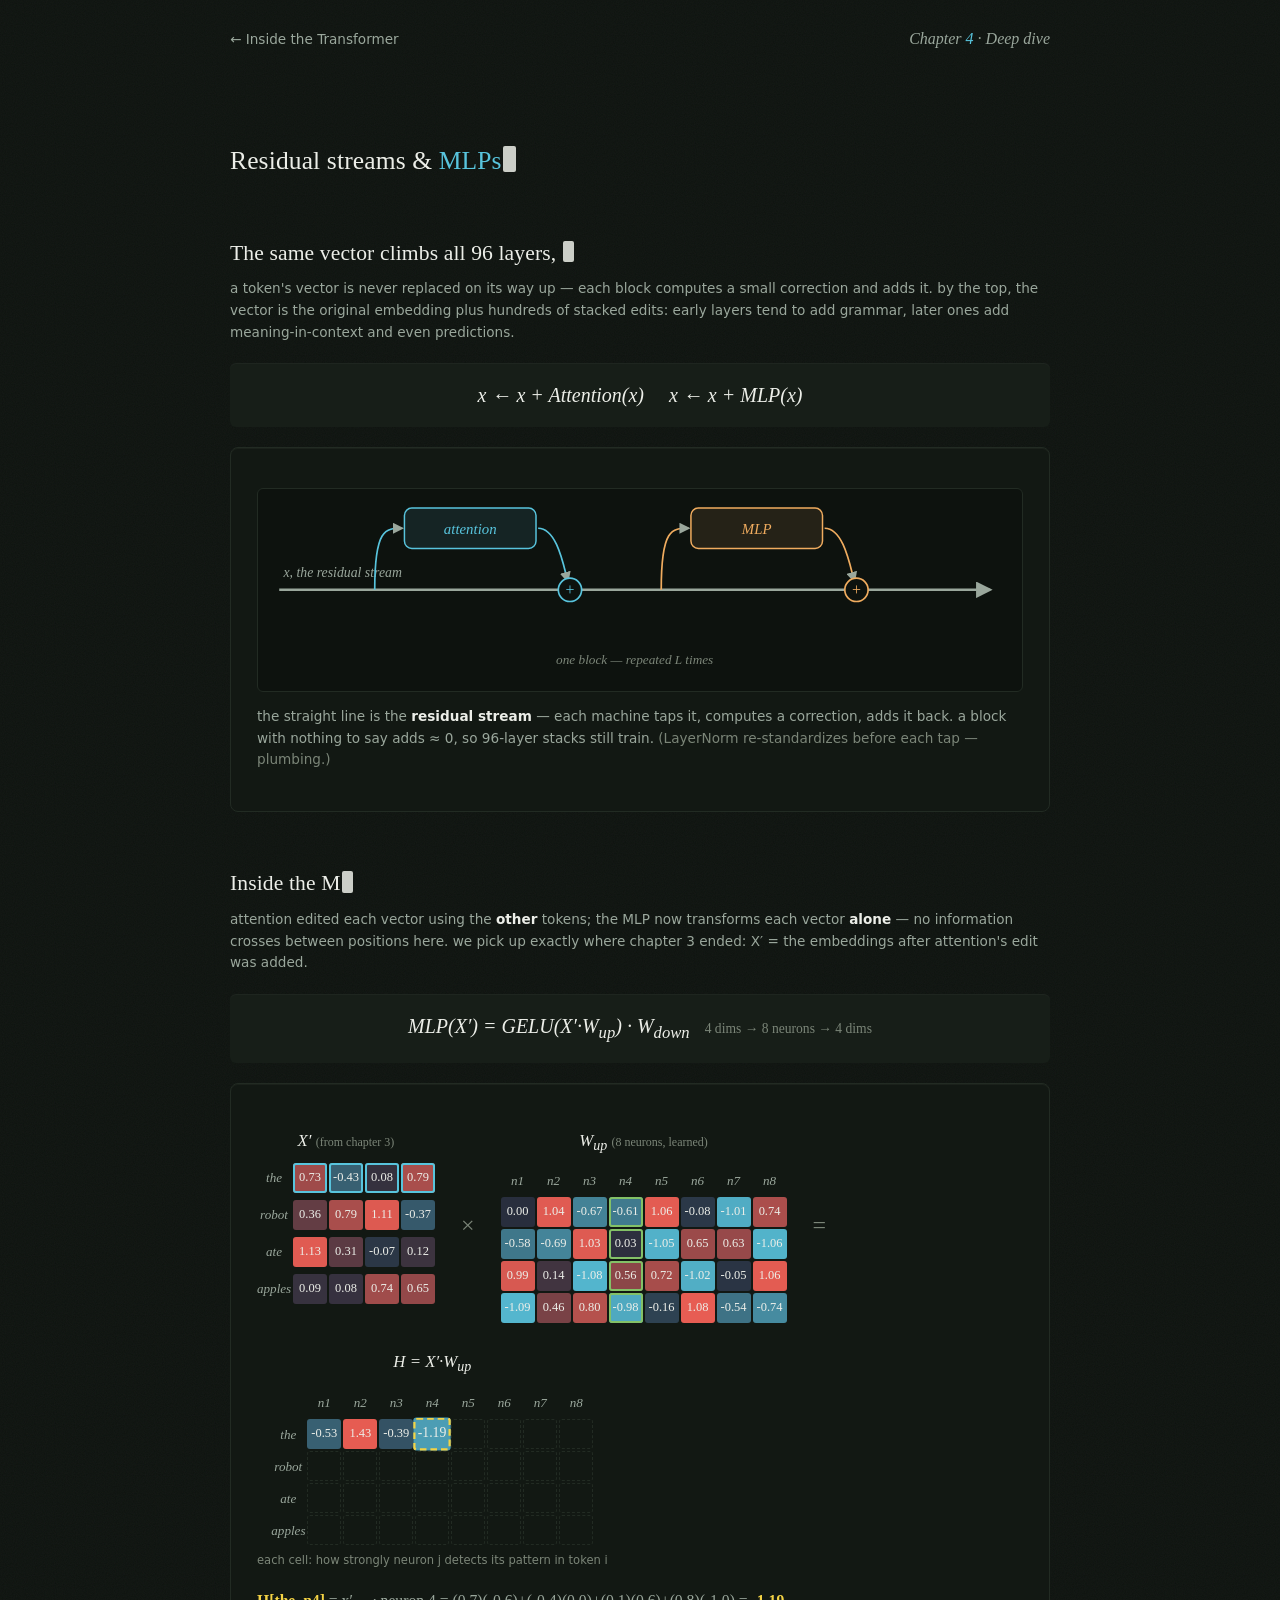
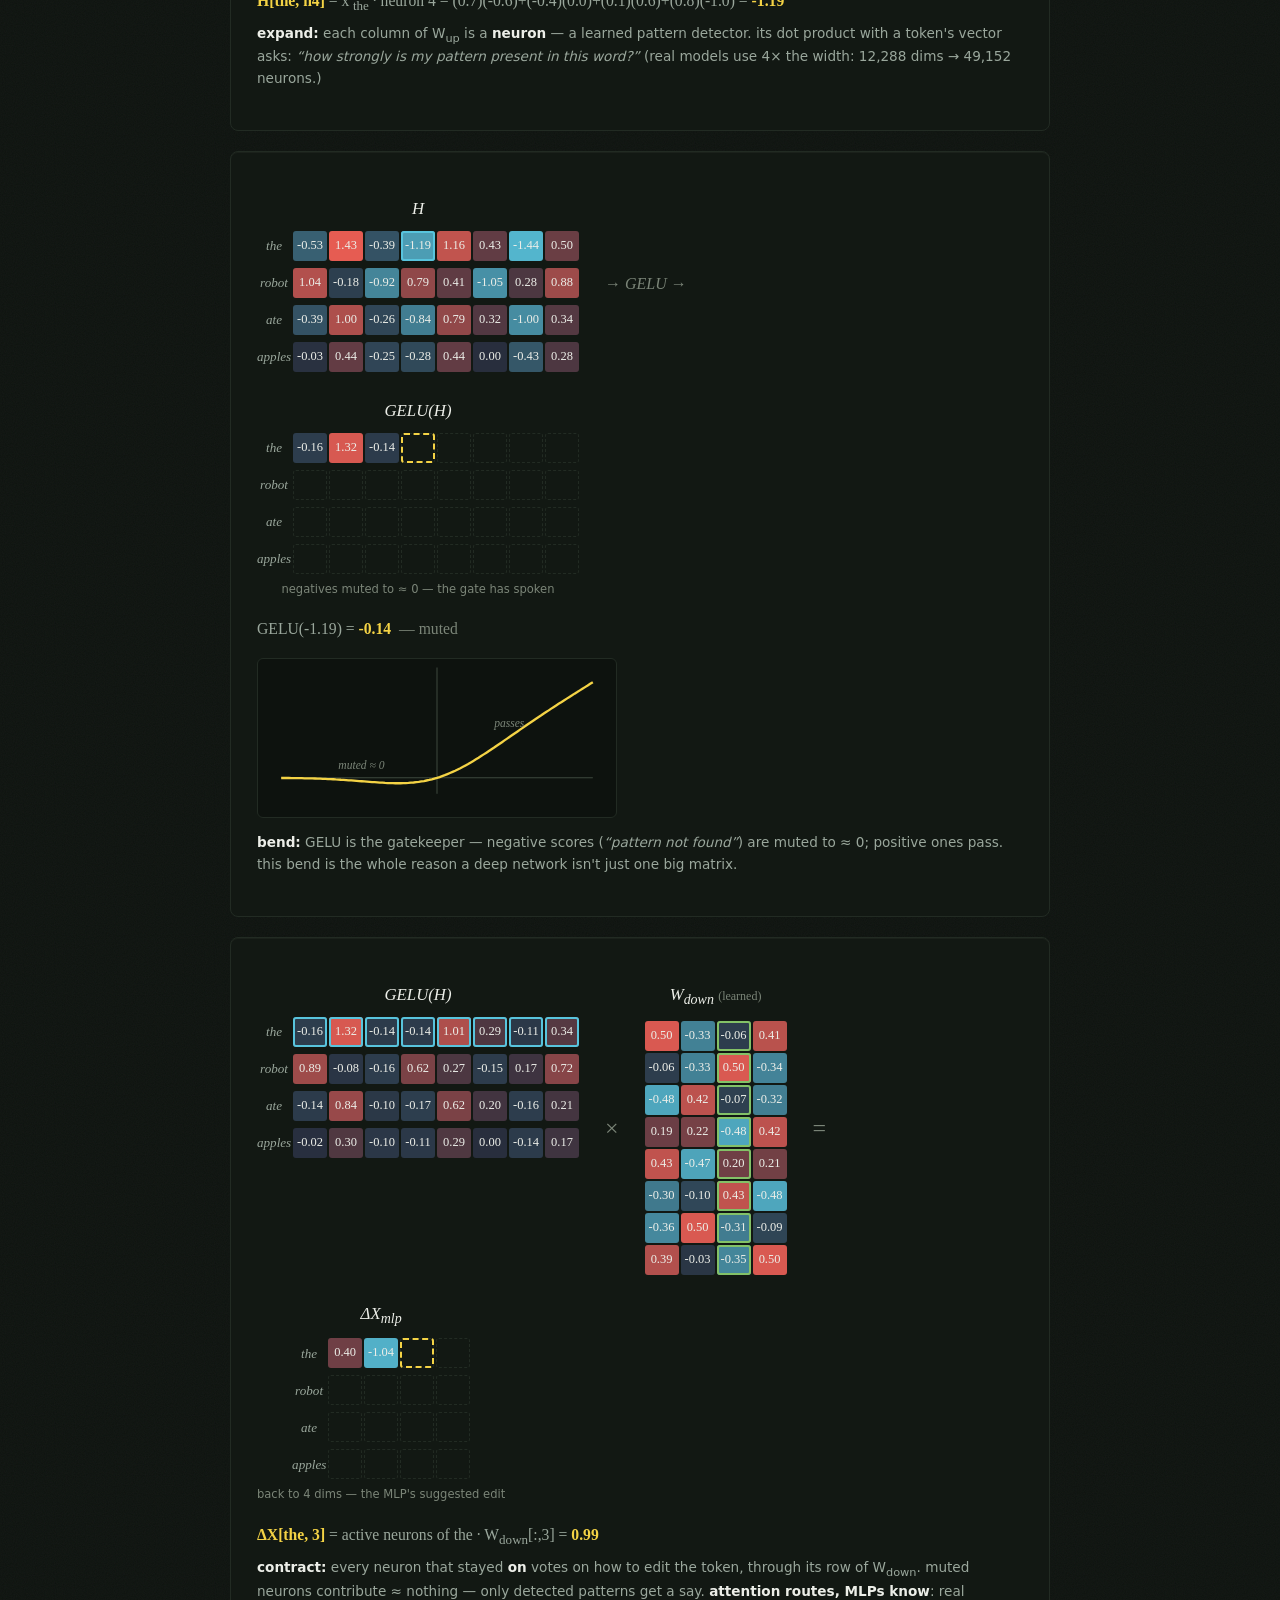
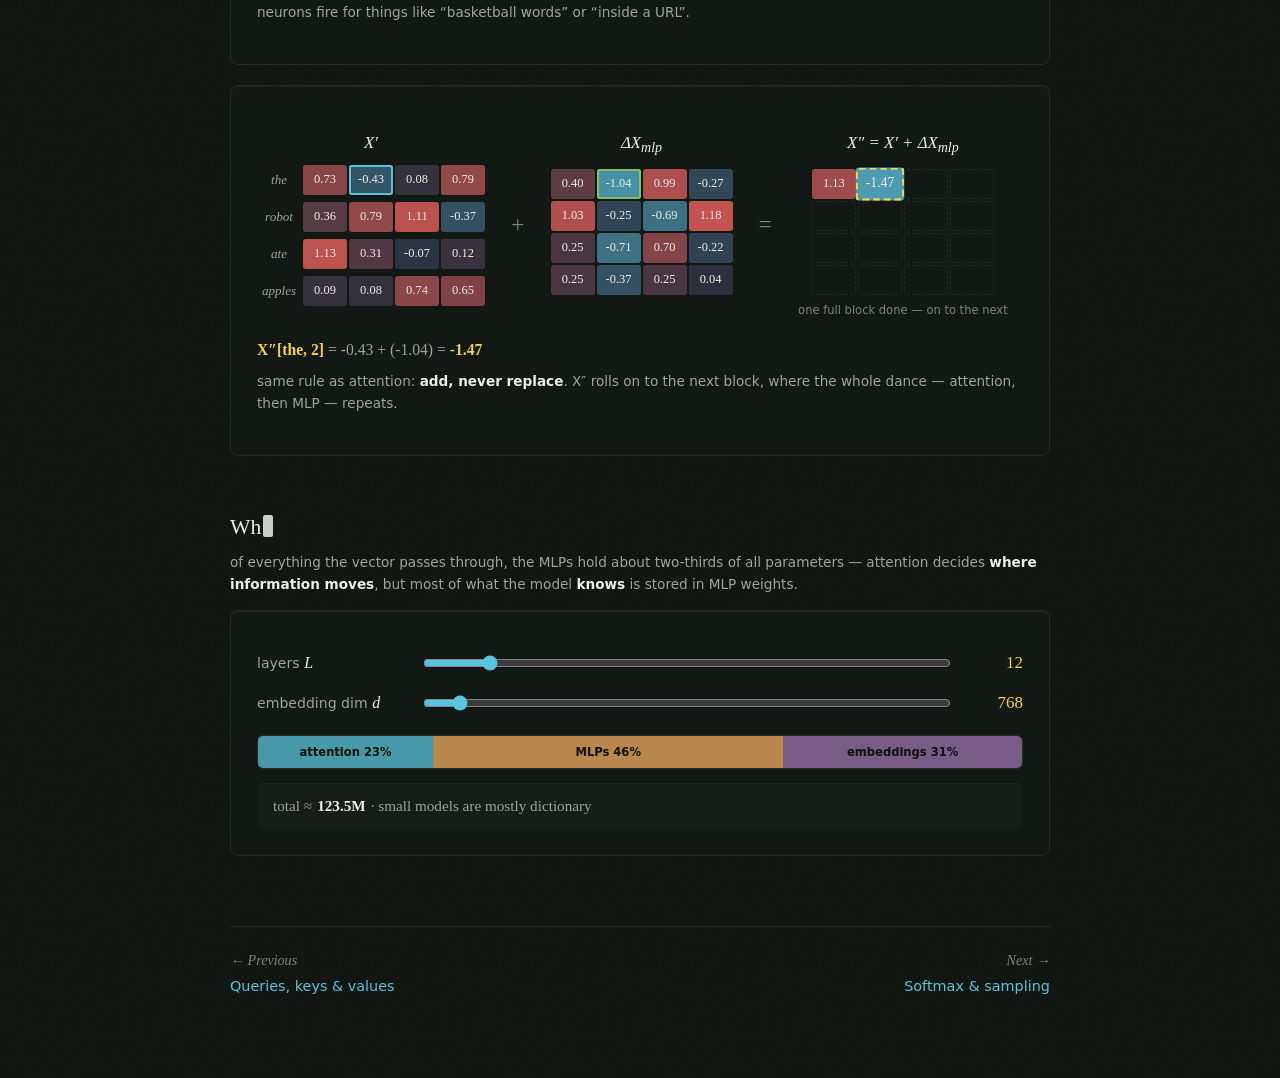
<file: chapters/depth.html>
<!DOCTYPE html>
<html lang="en">
<head>
<meta charset="UTF-8">
<meta name="viewport" content="width=device-width, initial-scale=1.0">
<title>Residual Streams &amp; MLPs — Inside the Transformer</title>
<link rel="stylesheet" href="../css/style.css">
<link rel="icon" href="data:image/svg+xml,<svg xmlns='http://www.w3.org/2000/svg' viewBox='0 0 100 100'><circle cx='50' cy='50' r='42' fill='%2358C4DD'/></svg>">
</head>
<body>

<header class="deep-head">
  <a href="../index.html">← Inside the Transformer</a>
  <span class="ch-num">Chapter <span class="n">4</span> · Deep dive</span>
</header>

<main class="deep-main">
  <div class="ch-head">
    <h2>Residual streams &amp; <span class="acc-blue">MLPs</span></h2>
  </div>

  <h3 class="sec-title">The same vector climbs all 96 layers, accumulating edits</h3>
  <p class="caption">a token's vector is never replaced on its way up — each block computes a small correction and adds it. by the top, the vector is the original embedding plus hundreds of stacked edits: early layers tend to add grammar, later ones add meaning-in-context and even predictions.</p>
  <div class="formula">x ← x + Attention(x) &nbsp;&nbsp;&nbsp; x ← x + MLP(x)</div>
  <div class="panel">
    <div class="plot-wrap"><svg id="res-diagram" viewBox="0 0 720 190"></svg></div>
    <p class="caption">the straight line is the <b>residual stream</b> — each machine taps it, computes a correction, adds it back. a block with nothing to say adds ≈ 0, so 96-layer stacks still train. <span style="color:var(--faint)">(LayerNorm re-standardizes before each tap — plumbing.)</span></p>
  </div>

  <h3 class="sec-title">Inside the MLP: expand, bend, contract</h3>
  <p class="caption">attention edited each vector using the <b>other</b> tokens; the MLP now transforms each vector <b>alone</b> — no information crosses between positions here. we pick up exactly where chapter 3 ended: X′ = the embeddings after attention's edit was added.</p>
  <div class="formula">MLP(X′) = GELU(X′·W<sub>up</sub>) · W<sub>down</sub> &nbsp;&nbsp;<span style="color:var(--faint);font-style:normal;font-size:.85rem">4 dims → 8 neurons → 4 dims</span></div>

  <div class="panel">
    <div id="anim-up"></div>
    <p class="caption"><b>expand:</b> each column of W<sub>up</sub> is a <b>neuron</b> — a learned pattern detector. its dot product with a token's vector asks: <em>“how strongly is my pattern present in this word?”</em> (real models use 4× the width: 12,288 dims → 49,152 neurons.)</p>
  </div>

  <div class="panel">
    <div id="anim-gelu"></div>
    <div class="plot-wrap" style="max-width:360px;margin-top:14px"><svg id="gelu-mini" viewBox="0 0 340 150"></svg></div>
    <p class="caption"><b>bend:</b> GELU is the gatekeeper — negative scores (<em>“pattern not found”</em>) are muted to ≈ 0; positive ones pass. this bend is the whole reason a deep network isn't just one big matrix.</p>
  </div>

  <div class="panel">
    <div id="anim-down"></div>
    <p class="caption"><b>contract:</b> every neuron that stayed <b>on</b> votes on how to edit the token, through its row of W<sub>down</sub>. muted neurons contribute ≈ nothing — only detected patterns get a say. <b>attention routes, MLPs know</b>: real neurons fire for things like “basketball words” or “inside a URL”.</p>
  </div>

  <div class="panel">
    <div id="anim-mlpadd"></div>
    <p class="caption">same rule as attention: <b>add, never replace</b>. X″ rolls on to the next block, where the whole dance — attention, then MLP — repeats.</p>
  </div>

  <h3 class="sec-title">Where the learned numbers live</h3>
  <p class="caption">of everything the vector passes through, the MLPs hold about two-thirds of all parameters — attention decides <b>where information moves</b>, but most of what the model <b>knows</b> is stored in MLP weights.</p>
  <div class="panel">
    <div class="slider-row">
      <label for="pb-layers">layers <span class="math">L</span></label>
      <input type="range" id="pb-layers" min="1" max="96" value="12">
      <output id="pb-layers-out">12</output>
    </div>
    <div class="slider-row">
      <label for="pb-dim">embedding dim <span class="math">d</span></label>
      <input type="range" id="pb-dim" min="64" max="12288" step="64" value="768">
      <output id="pb-dim-out">768</output>
    </div>
    <div id="param-bar" style="display:flex;height:34px;border-radius:6px;overflow:hidden;margin:18px 0 10px;border:1px solid var(--line)"></div>
    <div class="readout" id="pb-read"></div>
  </div>

  <nav class="pager">
    <a href="attention.html"><span class="pg-label">← Previous</span>Queries, keys &amp; values</a>
    <a class="next" href="output.html"><span class="pg-label">Next →</span>Softmax &amp; sampling</a>
  </nav>
</main>

<script src="../js/deep.js"></script>
<script src="../js/typewriter.js?v=2"></script>
<script>
/* --- residual stream diagram --- */
(function () {
  const svg = $("#res-diagram");
  const Y = 95;
  const defs = svgEl("defs");
  const m = svgEl("marker", { id: "arr", viewBox: "0 0 10 10", refX: 8.5, refY: 5, markerWidth: 6.5, markerHeight: 6.5, orient: "auto" });
  m.appendChild(svgEl("path", { d: "M 0 0 L 10 5 L 0 10 z", fill: C.muted }));
  defs.appendChild(m);
  svg.appendChild(defs);

  svg.appendChild(svgEl("line", { x1: 20, y1: Y, x2: 690, y2: Y, stroke: C.muted, "stroke-width": 2.4, "marker-end": "url(#arr)" }));
  svg.appendChild(svgEl("text", { x: 24, y: Y - 12, "font-size": 13, "font-style": "italic", fill: C.muted }, "x, the residual stream"));

  const box = (cx, label, color) => {
    svg.appendChild(svgEl("rect", { x: cx - 62, y: 18, width: 124, height: 38, rx: 7, fill: alpha(color, 0.1), stroke: color, "stroke-width": 1.4 }));
    svg.appendChild(svgEl("text", { x: cx, y: 42, "text-anchor": "middle", "font-size": 14, fill: color, "font-style": "italic" }, label));
    svg.appendChild(svgEl("path", { d: `M ${cx - 90} ${Y} C ${cx - 90} 37, ${cx - 80} 37, ${cx - 64} 37`, fill: "none", stroke: color, "stroke-width": 1.6, "marker-end": "url(#arr)" }));
    svg.appendChild(svgEl("path", { d: `M ${cx + 64} 37 C ${cx + 82} 37, ${cx + 88} ${Y - 22}, ${cx + 92} ${Y - 8}`, fill: "none", stroke: color, "stroke-width": 1.6, "marker-end": "url(#arr)" }));
    svg.appendChild(svgEl("circle", { cx: cx + 94, cy: Y, r: 11, fill: C.bg, stroke: color, "stroke-width": 1.6 }));
    svg.appendChild(svgEl("text", { x: cx + 94, y: Y + 5, "text-anchor": "middle", "font-size": 15, fill: color }, "+"));
  };
  box(200, "attention", C.blue);
  box(470, "MLP", C.gold);
  svg.appendChild(svgEl("text", { x: 355, y: 165, "text-anchor": "middle", "font-size": 12.5, "font-style": "italic", fill: C.faint },
    "one block — repeated L times"));
})();

/* --- the MLP, applied to chapter 3's actual output X′ --- */
(function () {
  const TOKENS = ["the", "robot", "ate", "apples"];
  const gelu = (x) => 0.5 * x * (1 + Math.tanh(Math.sqrt(2 / Math.PI) * (x + 0.044715 * x ** 3)));

  /* recompute X′ exactly as chapter 3 left it (causal mask on) */
  function inverse(M) {
    const n = M.length;
    const A = M.map((r, i) => [...r, ...r.map((_, j) => (i === j ? 1 : 0))]);
    for (let c = 0; c < n; c++) {
      let piv = c;
      for (let r = c + 1; r < n; r++) if (Math.abs(A[r][c]) > Math.abs(A[piv][c])) piv = r;
      [A[c], A[piv]] = [A[piv], A[c]];
      const p = A[c][c];
      for (let j = 0; j < 2 * n; j++) A[c][j] /= p;
      for (let r = 0; r < n; r++) {
        if (r === c) continue;
        const f = A[r][c];
        for (let j = 0; j < 2 * n; j++) A[r][j] -= f * A[c][j];
      }
    }
    return A.map((r) => r.slice(n));
  }
  const X = [[0.62,-0.45,0.12,0.71],[-0.28,0.83,0.55,-0.19],[0.44,0.21,-0.72,0.38],[-0.57,-0.11,0.42,0.66]];
  const Qd = [[0.3,0,0],[0.4,1.2,0],[1.6,0.2,-0.5],[1.2,0.8,0]];
  const Kd = [[0.2,0,0],[2.0,0.4,0],[0,1.5,0.5],[1.8,-0.6,0.3]];
  const Vd = [[0.1,0,0.1],[1.2,0.3,-0.4],[0.2,1.1,0.3],[0.9,-0.2,0.8]];
  const WOa = [[0.9,-0.2,0.4,0.1],[-0.3,1.1,0.2,-0.5],[0.2,0.4,-0.8,0.7]];
  const Xinv = inverse(X);
  const Qm = matmul(X, matmul(Xinv, Qd)), Km = matmul(X, matmul(Xinv, Kd)), Vm = matmul(X, matmul(Xinv, Vd));
  const Sm = matmul(Qm, transpose(Km)).map((r) => r.map((v) => v / Math.sqrt(3)));
  const Am = Sm.map((r, i) => softmaxArr(r.map((v, j) => (j > i ? -Infinity : v))));
  const dX = matmul(matmul(Am, Vm), WOa);
  const Xp = X.map((r, i) => r.map((v, j) => v + dX[i][j]));

  /* the MLP's learned weights: 8 neurons */
  const WUP = Array.from({ length: 4 }, (_, i) =>
    Array.from({ length: 8 }, (_, j) => Math.round(Math.sin(i * 3.7 + j * 1.9) * 110) / 100));
  const WDN = Array.from({ length: 8 }, (_, i) =>
    Array.from({ length: 4 }, (_, j) => Math.round(Math.cos(i * 1.7 + j * 2.3) * 50) / 100));
  const H = matmul(Xp, WUP);
  const G = H.map((r) => r.map(gelu));
  const dM = matmul(G, WDN);

  const NEURONS = Array.from({ length: 8 }, (_, j) => "n" + (j + 1));
  const dest = (m, r, c) => `<b>${m}[${r}, ${c}]</b> = `;

  /* 1 — expand */
  matMulAnim("#anim-up", {
    A: Xp, B: WUP, aRows: TOKENS, bCols: NEURONS,
    aLabel: "X′ <span style='color:var(--faint);font-style:normal;font-size:.75rem'>(from chapter 3)</span>",
    bLabel: "W<sub>up</sub> <span style='color:var(--faint);font-style:normal;font-size:.75rem'>(8 neurons, learned)</span>",
    cLabel: "H = X′·W<sub>up</sub>", cSub: "each cell: how strongly neuron j detects its pattern in token i",
    maxA: 1.3, maxB: 1.2, maxC: 1.6, stepMs: 220, cellW: 34,
    termText: (i, j, arow, bcol, sum) =>
      dest("H", TOKENS[i], NEURONS[j]) +
      `x′${"<sub>" + TOKENS[i] + "</sub>"} · neuron ${j + 1} = ` +
      arow.map((a, k) => `(${a.toFixed(1)})(${bcol[k].toFixed(1)})`).join("+") +
      ` = <b>${sum.toFixed(2)}</b>`,
    doneText: "32 detector scores — about half are negative: patterns <b>not</b> found.",
  });

  /* 2 — bend */
  matMapAnim("#anim-gelu", {
    A: H, fn: gelu, rows: TOKENS,
    aLabel: "H", cLabel: "GELU(H)", cSub: "negatives muted to ≈ 0 — the gate has spoken",
    opLabel: "→ <span style='font-family:var(--serif);font-style:italic'>GELU</span> →",
    max: 1.6, stepMs: 200, cellW: 34,
    termText: (i, j, a, c) =>
      `GELU(${a.toFixed(2)}) = <b>${c.toFixed(2)}</b>` +
      (a < -0.3 ? ` &nbsp;<span style="color:var(--faint)">— muted</span>` : a > 0.3 ? ` &nbsp;<span style="color:var(--faint)">— passes</span>` : ""),
    colorC: (v) => (Math.abs(v) < 0.05 ? "rgba(92,100,120,0.15)" : heat(v, 1.6)),
    doneText: "the surviving activations are this token's <b>detected patterns</b>.",
  });

  /* mini GELU curve for reference */
  (function () {
    const svg = $("#gelu-mini");
    const W = 340, Hh = 150, PAD = 22;
    const xr = [-3, 3], yr = [-0.5, 3];
    const px = (x) => PAD + ((x - xr[0]) / (xr[1] - xr[0])) * (W - PAD * 2);
    const py = (y) => Hh - PAD - ((y - yr[0]) / (yr[1] - yr[0])) * (Hh - PAD * 2);
    svg.appendChild(svgEl("line", { x1: PAD, y1: py(0), x2: W - PAD, y2: py(0), stroke: C.axis, "stroke-width": 1 }));
    svg.appendChild(svgEl("line", { x1: px(0), y1: 8, x2: px(0), y2: Hh - PAD, stroke: C.axis, "stroke-width": 1 }));
    let d = "";
    for (let x = xr[0]; x <= xr[1]; x += 0.05) d += (x === xr[0] ? "M" : "L") + px(x).toFixed(1) + " " + py(gelu(x)).toFixed(1) + " ";
    svg.appendChild(svgEl("path", { d, fill: "none", stroke: C.yellow, "stroke-width": 2.2 }));
    svg.appendChild(svgEl("text", { x: px(-1.9), y: py(0) - 8, "font-size": 11, "font-style": "italic", fill: C.faint }, "muted ≈ 0"));
    svg.appendChild(svgEl("text", { x: px(1.1), y: py(1.6), "font-size": 11, "font-style": "italic", fill: C.faint }, "passes"));
  })();

  /* 3 — contract */
  matMulAnim("#anim-down", {
    A: G, B: WDN, aRows: TOKENS,
    aLabel: "GELU(H)", bLabel: "W<sub>down</sub> <span style='color:var(--faint);font-style:normal;font-size:.75rem'>(learned)</span>",
    cLabel: "ΔX<sub>mlp</sub>", cSub: "back to 4 dims — the MLP's suggested edit",
    maxA: 1.6, maxB: 0.6, maxC: 1.2, stepMs: 220, cellW: 34,
    termText: (i, j, arow, bcol, sum) =>
      dest("ΔX", TOKENS[i], j + 1) +
      `active neurons of ${TOKENS[i]} · W<sub>down</sub>[:,${j + 1}] = <b>${sum.toFixed(2)}</b>`,
    doneText: "only the neurons that fired shaped this edit.",
  });

  /* 4 — add back to the stream */
  matAddAnim("#anim-mlpadd", {
    A: Xp, B: dM, rows: TOKENS,
    aLabel: "X′", bLabel: "ΔX<sub>mlp</sub>",
    cLabel: "X″ = X′ + ΔX<sub>mlp</sub>", cSub: "one full block done — on to the next",
    max: 1.6, maxC: 2, stepMs: 240,
    termText: (i, j, a, b, c) =>
      `<b>X″[${TOKENS[i]}, ${j + 1}]</b> = ${a.toFixed(2)} + ${b >= 0 ? "" : "("}${b.toFixed(2)}${b >= 0 ? "" : ")"} = <b>${c.toFixed(2)}</b>`,
    doneText: "block complete: attention edited, MLP edited, the stream carried it all forward.",
  });
})();

/* --- parameter breakdown --- */
(function () {
  const VOC = 50257;
  const fmt = (n) => n >= 1e9 ? (n / 1e9).toFixed(1) + "B" : n >= 1e6 ? (n / 1e6).toFixed(1) + "M" : Math.round(n / 1e3) + "K";
  function render() {
    const L = +$("#pb-layers").value, d = +$("#pb-dim").value;
    $("#pb-layers-out").textContent = L;
    $("#pb-dim-out").textContent = d.toLocaleString();
    const attn = 4 * L * d * d, mlp = 8 * L * d * d, emb = VOC * d;
    const total = attn + mlp + emb;
    const bar = $("#param-bar");
    bar.innerHTML = "";
    [["attention", attn, C.blue], ["MLPs", mlp, C.gold], ["embeddings", emb, C.purple]].forEach(([name, v, col]) => {
      const seg = document.createElement("div");
      seg.style.cssText = `width:${(v / total) * 100}%;background:${alpha(col, 0.75)};display:grid;place-items:center;font-family:var(--sans);font-size:.72rem;color:var(--bg);font-weight:600;overflow:hidden;white-space:nowrap;transition:width .3s`;
      if ((v / total) > 0.09) seg.textContent = `${name} ${(v / total * 100).toFixed(0)}%`;
      seg.title = `${name}: ${fmt(v)} (${(v / total * 100).toFixed(1)}%)`;
      bar.appendChild(seg);
    });
    $("#pb-read").innerHTML =
      `total ≈ <b>${fmt(total)}</b> · ` +
      (emb / total > 0.3
        ? `small models are mostly dictionary`
        : `at scale, ⅔ of every block is MLP`);
  }
  $("#pb-layers").addEventListener("input", render);
  $("#pb-dim").addEventListener("input", render);
  render();
})();
</script>
</body>
</html>
</file>
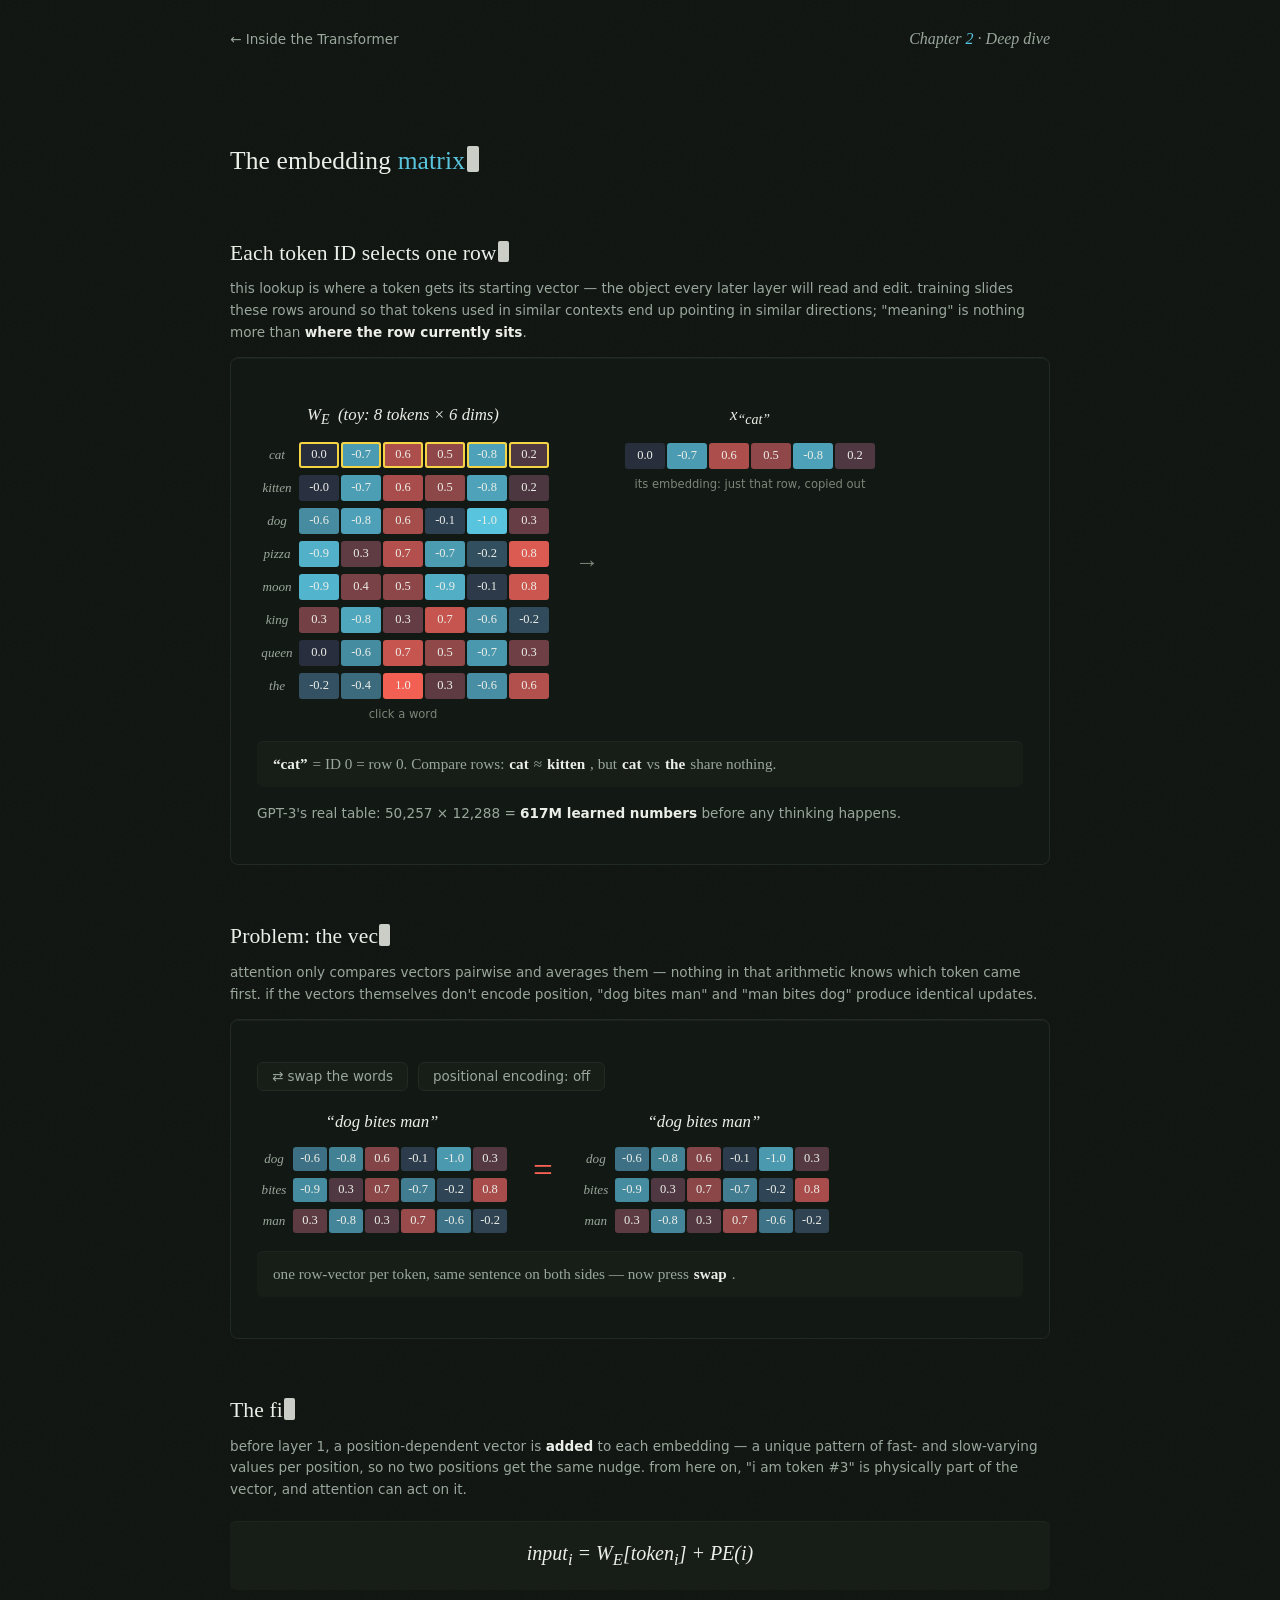
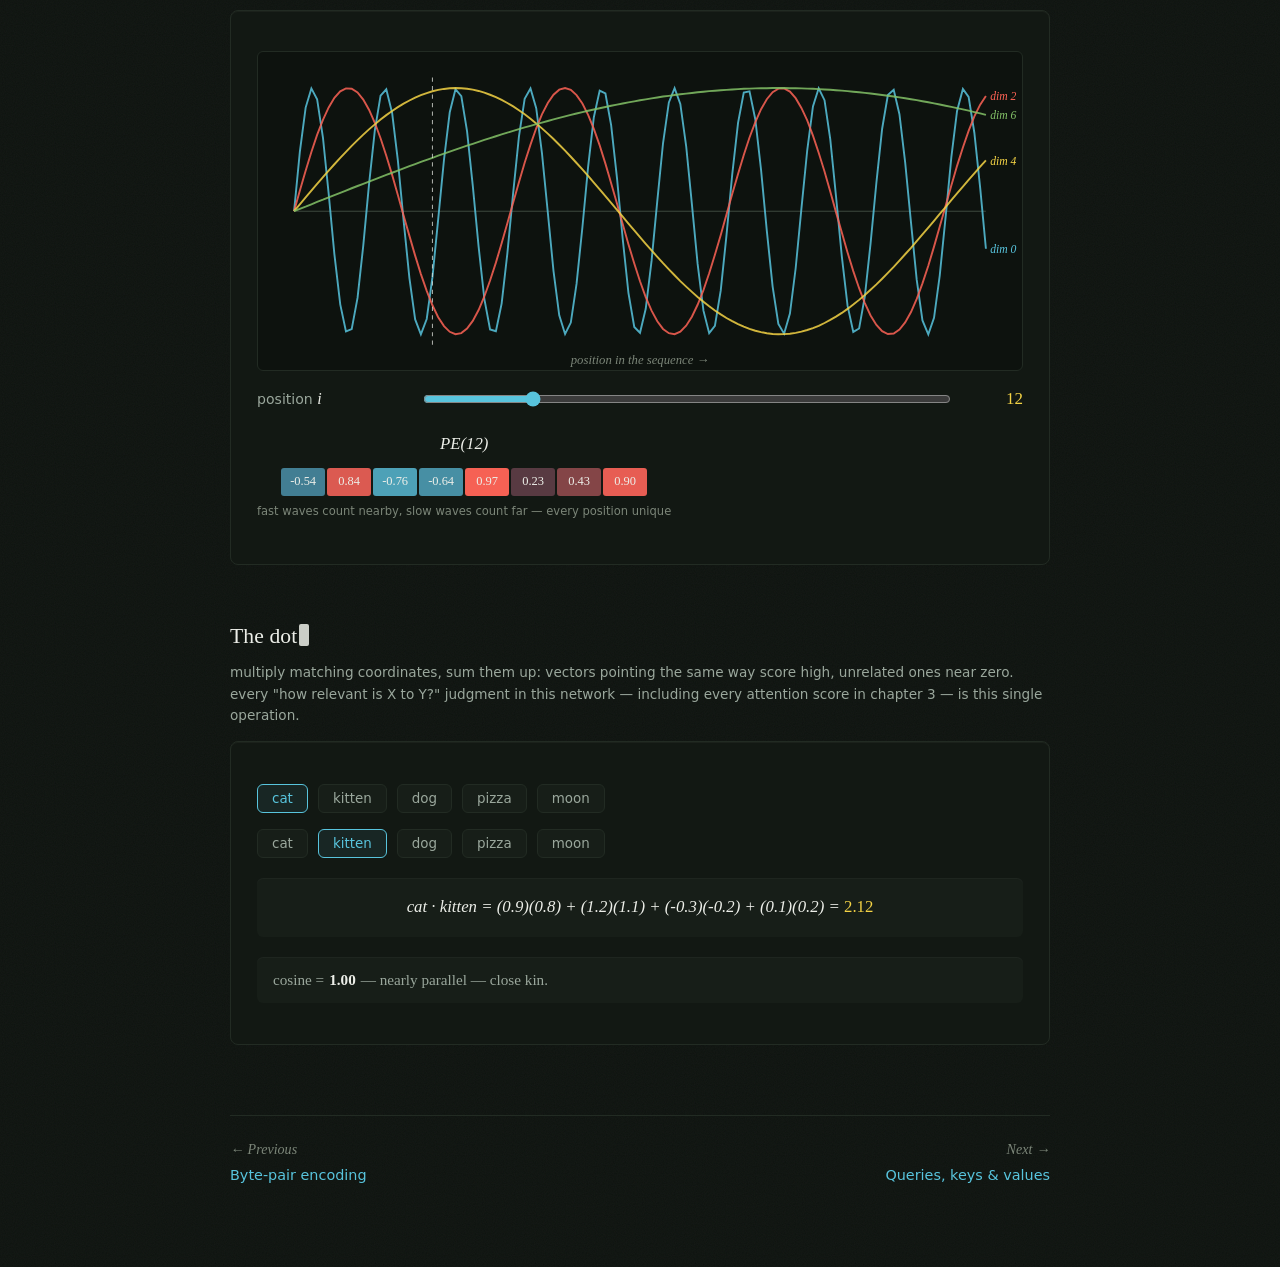
<file: chapters/embeddings.html>
<!DOCTYPE html>
<html lang="en">
<head>
<meta charset="UTF-8">
<meta name="viewport" content="width=device-width, initial-scale=1.0">
<title>The Embedding Matrix — Inside the Transformer</title>
<link rel="stylesheet" href="../css/style.css">
<link rel="icon" href="data:image/svg+xml,<svg xmlns='http://www.w3.org/2000/svg' viewBox='0 0 100 100'><circle cx='50' cy='50' r='42' fill='%2358C4DD'/></svg>">
</head>
<body>

<header class="deep-head">
  <a href="../index.html">← Inside the Transformer</a>
  <span class="ch-num">Chapter <span class="n">2</span> · Deep dive</span>
</header>

<main class="deep-main">
  <div class="ch-head">
    <h2>The embedding <span class="acc-blue">matrix</span></h2>
  </div>

  <h3 class="sec-title">Each token ID selects one row: the vector that will travel the whole network</h3>
  <p class="caption">this lookup is where a token gets its starting vector — the object every later layer will read and edit. training slides these rows around so that tokens used in similar contexts end up pointing in similar directions; "meaning" is nothing more than <b>where the row currently sits</b>.</p>
  <div class="panel">
    <div class="mat-row">
      <div class="mat-fig">
        <div class="mat-label">W<sub>E</sub> &nbsp;(toy: 8 tokens × 6 dims)</div>
        <div class="matrix" id="we-matrix"></div>
        <div class="mat-sub">click a word</div>
      </div>
      <div class="mat-op">→</div>
      <div class="mat-fig">
        <div class="mat-label" id="picked-label">x<sub>“cat”</sub></div>
        <div class="matrix" id="picked-vec"></div>
        <div class="mat-sub">its embedding: just that row, copied out</div>
      </div>
    </div>
    <p class="readout" id="we-read"></p>
    <p class="caption">GPT-3's real table: 50,257 × 12,288 = <b>617M learned numbers</b> before any thinking happens.</p>
  </div>

  <h3 class="sec-title">Problem: the vectors carry no trace of word order</h3>
  <p class="caption">attention only compares vectors pairwise and averages them — nothing in that arithmetic knows which token came first. if the vectors themselves don't encode position, "dog bites man" and "man bites dog" produce identical updates.</p>
  <div class="panel">
    <div class="toggle-row">
      <button class="pill-toggle" id="swap-btn">⇄ swap the words</button>
      <button class="pill-toggle" id="pe-btn">positional encoding: off</button>
    </div>
    <div class="mat-row" style="align-items:center">
      <div class="mat-fig">
        <div class="mat-label" id="sent-a-label">“dog bites man”</div>
        <div class="matrix" id="sent-a"></div>
      </div>
      <div class="mat-op" id="eq-sign" style="font-size:2.2rem;color:var(--red)">=</div>
      <div class="mat-fig">
        <div class="mat-label" id="sent-b-label">“man bites dog”</div>
        <div class="matrix" id="sent-b"></div>
      </div>
    </div>
    <p class="readout" id="order-read"></p>
  </div>

  <h3 class="sec-title">The fix: write the position into the vector itself</h3>
  <p class="caption">before layer 1, a position-dependent vector is <b>added</b> to each embedding — a unique pattern of fast- and slow-varying values per position, so no two positions get the same nudge. from here on, "i am token #3" is physically part of the vector, and attention can act on it.</p>
  <div class="formula">input<sub>i</sub> = W<sub>E</sub>[token<sub>i</sub>] + PE(i)</div>
  <div class="panel">
    <div class="plot-wrap">
      <svg id="pe-plot" viewBox="0 0 720 300"></svg>
    </div>
    <div class="slider-row">
      <label for="pos-slider">position <span class="math">i</span></label>
      <input type="range" id="pos-slider" min="0" max="60" value="12">
      <output id="pos-out">12</output>
    </div>
    <div class="mat-row" style="align-items:center">
      <div class="mat-fig">
        <div class="mat-label">PE(<span id="pe-pos">12</span>)</div>
        <div class="matrix" id="pe-vec"></div>
        <div class="mat-sub">fast waves count nearby, slow waves count far — every position unique</div>
      </div>
    </div>
  </div>

  <h3 class="sec-title">The dot product: the one operation the model has for comparing vectors</h3>
  <p class="caption">multiply matching coordinates, sum them up: vectors pointing the same way score high, unrelated ones near zero. every "how relevant is X to Y?" judgment in this network — including every attention score in chapter 3 — is this single operation.</p>
  <div class="panel">
    <div class="toggle-row" id="dp-picker-a"></div>
    <div class="toggle-row" id="dp-picker-b"></div>
    <div class="formula" id="dp-formula" style="font-size:1.05rem"></div>
    <p class="readout" id="dp-read"></p>
  </div>

  <nav class="pager">
    <a href="tokenization.html"><span class="pg-label">← Previous</span>Byte-pair encoding</a>
    <a class="next" href="attention.html"><span class="pg-label">Next →</span>Queries, keys &amp; values</a>
  </nav>
</main>

<script src="../js/deep.js"></script>
<script src="../js/typewriter.js?v=2"></script>
<script>
/* --- the lookup table --- */
const VOCAB = ["cat", "kitten", "dog", "pizza", "moon", "king", "queen", "the"];
function embRow(word) {
  const FAMILY = { cat: 1, kitten: 1, dog: 1.35, pizza: 7, moon: 12, king: 20, queen: 20.4, the: 40 };
  return Array.from({ length: 6 }, (_, d) => {
    const base = Math.sin((d + 1) * 1.9 + FAMILY[word] * 1.3) * 0.85;
    const personal = (((word.charCodeAt(0) * 37 + d * 101) % 100) / 100 - 0.5) * 0.4;
    return Math.max(-1, Math.min(1, base + personal));
  });
}
const WE = VOCAB.map(embRow);
let picked = 0;

function renderWE() {
  const container = $("#we-matrix");
  matrixEl(container, WE, {
    rows: VOCAB, max: 1,
    cellW: 40, cellH: 26,
    fmt: (v) => v.toFixed(1),
    onRowClick: (i) => { picked = i; renderWE(); },
    cellRef: (cell, i) => { if (i === picked) cell.classList.add("hl"); },
  });
  [...container.children].forEach((cell) => {
    if (cell.classList.contains("rowhead")) {
      cell.style.cursor = "pointer";
      cell.addEventListener("click", () => {
        picked = VOCAB.indexOf(cell.textContent);
        renderWE();
      });
    }
  });
  matrixEl("#picked-vec", [WE[picked]], { max: 1, cellW: 40, cellH: 26, fmt: (v) => v.toFixed(1) });
  $("#picked-label").innerHTML = `x<sub>“${VOCAB[picked]}”</sub>`;
  $("#we-read").innerHTML =
    `<b>“${VOCAB[picked]}”</b> = ID ${picked} = row ${picked}. Compare rows: <b>cat</b> ≈ <b>kitten</b>, but <b>cat</b> vs <b>the</b> share nothing.`;
}
renderWE();

/* --- the order problem --- */
(function () {
  const W = { dog: embRow("dog"), man: embRow("king"), bites: embRow("pizza") };
  let swapped = false, peOn = false;
  const peVec = (i) => Array.from({ length: 6 }, (_, d) => 0.5 * (d % 2 ? Math.cos(i / Math.pow(9, d / 6)) : Math.sin(i / Math.pow(9, d / 6))));

  /* one row-vector per token (plus its position vector when PE is on) */
  function rowsFor(order) {
    return order.map((w, i) =>
      peOn ? W[w].map((v, d) => v + peVec(i)[d]) : [...W[w]]);
  }
  /* attention reads the context as a SET of vectors — compare as sets */
  const asSet = (rows) => rows.map((r) => r.map((v) => v.toFixed(4)).join(",")).sort().join("|");

  function render() {
    const a = ["dog", "bites", "man"];
    const b = swapped ? ["man", "bites", "dog"] : ["dog", "bites", "man"];
    $("#sent-a-label").textContent = "“" + a.join(" ") + "”";
    $("#sent-b-label").textContent = "“" + b.join(" ") + "”";
    const ra = rowsFor(a), rb = rowsFor(b);
    matrixEl("#sent-a", ra, { rows: a, max: 1.4, cellW: 34, cellH: 24, fmt: (v) => v.toFixed(1) });
    matrixEl("#sent-b", rb, { rows: b, max: 1.4, cellW: 34, cellH: 24, fmt: (v) => v.toFixed(1) });
    const same = asSet(ra) === asSet(rb);
    $("#eq-sign").textContent = same ? "=" : "≠";
    $("#eq-sign").style.color = same ? C.red : C.green;
    $("#order-read").innerHTML = same
      ? (swapped
        ? `<b>identical as a set</b> — one vector per token, and the swap only reshuffled the rows. attention reads the context as a <b>bag of vectors</b>, so these two sentences are indistinguishable. That's a problem.`
        : `one row-vector per token, same sentence on both sides — now press <b>swap</b>.`)
      : `<b>different</b> — each token's row carried its position fingerprint in, so the two bags no longer match. order survives.`;
  }
  $("#swap-btn").addEventListener("click", () => { swapped = !swapped; render(); });
  $("#pe-btn").addEventListener("click", () => {
    peOn = !peOn;
    const b = $("#pe-btn");
    b.textContent = "positional encoding: " + (peOn ? "on" : "off");
    b.classList.toggle("active", peOn);
    render();
  });
  render();
})();

/* --- positional encoding plot --- */
const PW = 720, PH = 300, PAD = 34;
const MAXPOS = 60, NDIMS = 8;
const DIM_COLORS = [C.blue, C.red, C.yellow, C.green];
function pe(pos, d) {
  const pair = Math.floor(d / 2);
  const freq = 1 / Math.pow(80, (2 * pair) / NDIMS);
  return d % 2 === 0 ? Math.sin(pos * freq) : Math.cos(pos * freq);
}
const px = (pos) => PAD + (pos / MAXPOS) * (PW - PAD * 2);
const py = (v) => PH / 2 - v * (PH / 2 - PAD);

const plot = $("#pe-plot");
plot.appendChild(svgEl("line", { x1: PAD, y1: PH / 2, x2: PW - PAD, y2: PH / 2, stroke: C.axis, "stroke-width": 1 }));
for (let pair = 0; pair < 4; pair++) {
  let d = "";
  for (let p = 0; p <= MAXPOS; p += 0.5)
    d += (p === 0 ? "M" : "L") + px(p).toFixed(1) + " " + py(pe(p, pair * 2)).toFixed(1) + " ";
  plot.appendChild(svgEl("path", { d, fill: "none", stroke: DIM_COLORS[pair], "stroke-width": 1.8, opacity: 0.85 }));
  plot.appendChild(svgEl("text", {
    x: PW - PAD + 4, y: py(pe(MAXPOS, pair * 2)) + 4,
    "font-size": 11, fill: DIM_COLORS[pair], "font-style": "italic",
  }, "dim " + pair * 2));
}
plot.appendChild(svgEl("text", { x: PW / 2, y: PH - 6, "text-anchor": "middle", "font-size": 12, "font-style": "italic", fill: C.faint }, "position in the sequence →"));
const marker = svgEl("line", { x1: 0, y1: PAD - 10, x2: 0, y2: PH - PAD + 10, stroke: C.ink, "stroke-width": 1, "stroke-dasharray": "4 4", opacity: 0.7 });
plot.appendChild(marker);

function renderPE() {
  const pos = +$("#pos-slider").value;
  $("#pos-out").textContent = pos;
  $("#pe-pos").textContent = pos;
  marker.setAttribute("x1", px(pos));
  marker.setAttribute("x2", px(pos));
  matrixEl("#pe-vec", [Array.from({ length: NDIMS }, (_, d) => pe(pos, d))], {
    max: 1, cellW: 44, cellH: 28, fmt: (v) => v.toFixed(2),
  });
}
$("#pos-slider").addEventListener("input", renderPE);
renderPE();

/* --- dot product calculator --- */
const DP_WORDS = {
  cat: [0.9, 1.2, -0.3, 0.1],
  kitten: [0.8, 1.1, -0.2, 0.2],
  dog: [0.85, 0.9, -0.1, 0.0],
  pizza: [-0.7, 0.4, 1.3, 0.5],
  moon: [0.1, -0.9, 0.2, 1.2],
};
let wa = "cat", wb = "kitten";
function mkPicker(id, current, onPick) {
  const el = $(id);
  el.innerHTML = "";
  Object.keys(DP_WORDS).forEach((w) => {
    const b = document.createElement("button");
    b.className = "pill-toggle" + (w === current ? " active" : "");
    b.textContent = w;
    b.addEventListener("click", () => onPick(w));
    el.appendChild(b);
  });
}
function renderDP() {
  mkPicker("#dp-picker-a", wa, (w) => { wa = w; renderDP(); });
  mkPicker("#dp-picker-b", wb, (w) => { wb = w; renderDP(); });
  const a = DP_WORDS[wa], b = DP_WORDS[wb];
  const terms = a.map((v, i) => v * b[i]);
  const dot = terms.reduce((s, t) => s + t, 0);
  const na = Math.hypot(...a), nb = Math.hypot(...b);
  const cos = dot / (na * nb);
  $("#dp-formula").innerHTML =
    `${wa} · ${wb} = ` +
    a.map((v, i) => `(${v.toFixed(1)})(${b[i].toFixed(1)})`).join(" + ") +
    ` = <span class="acc">${dot.toFixed(2)}</span>`;
  const verdict = cos > 0.8 ? "nearly parallel — close kin"
    : cos > 0.3 ? "somewhat aligned"
    : cos > -0.2 ? "≈ perpendicular — unrelated"
    : "opposing directions";
  $("#dp-read").innerHTML = `cosine = <b>${cos.toFixed(2)}</b> — ${verdict}.`;
}
renderDP();
</script>
</body>
</html>
</file>
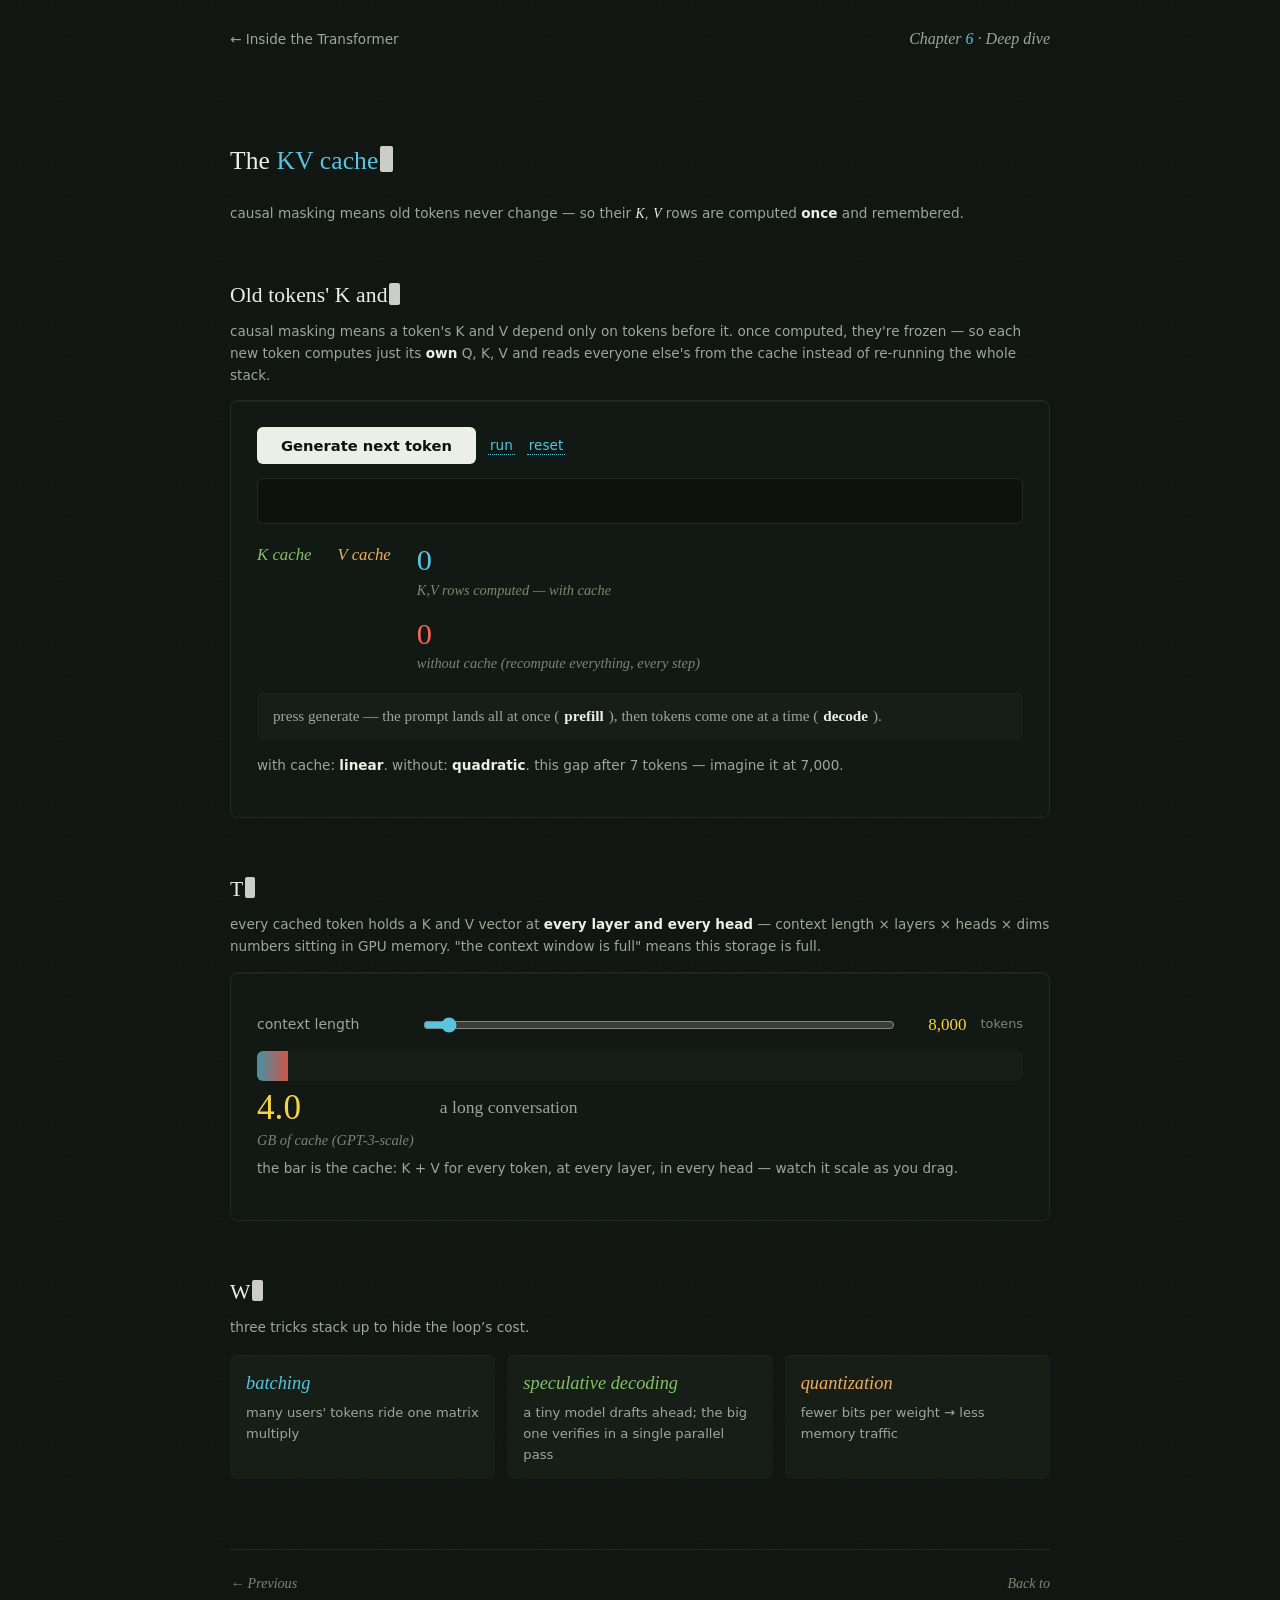
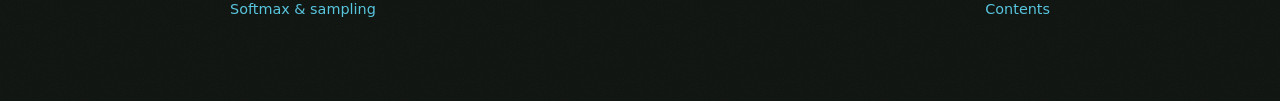
<file: chapters/inference.html>
<!DOCTYPE html>
<html lang="en">
<head>
<meta charset="UTF-8">
<meta name="viewport" content="width=device-width, initial-scale=1.0">
<title>The KV Cache — Inside the Transformer</title>
<link rel="stylesheet" href="../css/style.css">
<link rel="icon" href="data:image/svg+xml,<svg xmlns='http://www.w3.org/2000/svg' viewBox='0 0 100 100'><circle cx='50' cy='50' r='42' fill='%2358C4DD'/></svg>">
</head>
<body>

<header class="deep-head">
  <a href="../index.html">← Inside the Transformer</a>
  <span class="ch-num">Chapter <span class="n">6</span> · Deep dive</span>
</header>

<main class="deep-main">
  <div class="ch-head">
    <h2>The <span class="acc-blue">KV cache</span></h2>
    <p class="caption">causal masking means old tokens never change — so their <span class="math">K</span>, <span class="math">V</span> rows are computed <b>once</b> and remembered.</p>
  </div>

  <h3 class="sec-title">Old tokens' K and V vectors never change — so keep them</h3>
  <p class="caption">causal masking means a token's K and V depend only on tokens before it. once computed, they're frozen — so each new token computes just its <b>own</b> Q, K, V and reads everyone else's from the cache instead of re-running the whole stack.</p>
  <div class="panel">
    <div class="row" style="margin-bottom:14px">
      <button class="btn-primary" id="kv-step">Generate next token</button>
      <button class="link-btn" id="kv-auto">run</button>
      <button class="link-btn" id="kv-reset">reset</button>
    </div>
    <div class="inf-context" id="kv-tokens" style="margin-bottom:16px"></div>
    <div class="mat-row">
      <div class="mat-fig">
        <div class="mat-label" style="color:var(--green)">K cache</div>
        <div class="matrix" id="kv-k"></div>
      </div>
      <div class="mat-fig">
        <div class="mat-label" style="color:var(--gold)">V cache</div>
        <div class="matrix" id="kv-v"></div>
      </div>
      <div class="mat-fig" style="flex:1;min-width:230px">
        <div style="text-align:left">
          <div class="stat" style="margin-bottom:14px">
            <span class="stat-value" id="kv-with">0</span>
            <span class="stat-label">K,V rows computed — with cache</span>
          </div>
          <div class="stat">
            <span class="stat-value" style="color:var(--red)" id="kv-without">0</span>
            <span class="stat-label">without cache (recompute everything, every step)</span>
          </div>
        </div>
      </div>
    </div>
    <p class="readout" id="kv-read">press generate — the prompt lands all at once (<b>prefill</b>), then tokens come one at a time (<b>decode</b>).</p>
    <p class="caption">with cache: <b>linear</b>. without: <b>quadratic</b>. this gap after 7 tokens — imagine it at 7,000.</p>
  </div>

  <h3 class="sec-title">The price: memory — drag the context</h3>
  <p class="caption">every cached token holds a K and V vector at <b>every layer and every head</b> — context length × layers × heads × dims numbers sitting in GPU memory. "the context window is full" means this storage is full.</p>
  <div class="panel">
    <div class="slider-row">
      <label for="ctx-slider">context length</label>
      <input type="range" id="ctx-slider" min="100" max="200000" step="100" value="8000">
      <output id="ctx-out">8,000</output>
      <span class="dim-note">tokens</span>
    </div>
    <div class="memory-bar"><div class="memory-fill" id="mem-fill" style="width:4%"></div></div>
    <div class="row" style="gap:26px">
      <div class="stat"><span class="big-stat" id="mem-gb">4</span><span class="stat-label">GB of cache (GPT-3-scale)</span></div>
      <div class="stat"><span class="stat-value" id="mem-note" style="font-size:1.1rem;color:var(--muted)"></span><span class="stat-label">&nbsp;</span></div>
    </div>
    <p class="caption">the bar is the cache: K + V for every token, at every layer, in every head — watch it scale as you drag.</p>
  </div>

  <h3 class="sec-title">Why it still feels fast</h3>
  <p class="caption">three tricks stack up to hide the loop’s cost.</p>
  <div class="cards">
    <div class="concept-card">
      <div class="cc-title" style="color:var(--blue)">batching</div>
      <div class="cc-body">many users' tokens ride one matrix multiply</div>
    </div>
    <div class="concept-card">
      <div class="cc-title" style="color:var(--green)">speculative decoding</div>
      <div class="cc-body">a tiny model drafts ahead; the big one verifies in a single parallel pass</div>
    </div>
    <div class="concept-card">
      <div class="cc-title" style="color:var(--gold)">quantization</div>
      <div class="cc-body">fewer bits per weight → less memory traffic</div>
    </div>
  </div>

  <nav class="pager">
    <a href="output.html"><span class="pg-label">← Previous</span>Softmax &amp; sampling</a>
    <a class="next" href="../index.html"><span class="pg-label">Back to</span>Contents</a>
  </nav>
</main>

<script src="../js/deep.js"></script>
<script src="../js/typewriter.js?v=2"></script>
<script>
const SENT = ["The", "robot", "dreamed", "of", "electric", "sheep", "."];
const PROMPT_LEN = 2;
const D = 5;

let n;
function rowFor(i) {
  return Array.from({ length: D }, (_, d) => Math.sin((i + 1) * 1.3 + d * 2.1) * 0.9);
}

function render(fresh) {
  const toks = $("#kv-tokens");
  toks.innerHTML = "";
  SENT.slice(0, n).forEach((w, i) => {
    const t = document.createElement("span");
    t.className = "inf-tok" + (fresh && i === n - 1 ? " fresh" : "");
    t.textContent = w;
    toks.appendChild(t);
  });

  const rows = Array.from({ length: n }, (_, i) => rowFor(i));
  const opts = (baseCol) => ({
    rows: SENT.slice(0, n), cellW: 34, cellH: 24,
    fmt: (v) => v.toFixed(1),
    colorFn: (v, i) => {
      const isNew = fresh && i === n - 1;
      return isNew ? alpha(C.blue, 0.45) : alpha(baseCol, 0.13 + Math.abs(v) * 0.14);
    },
  });
  if (n) {
    matrixEl("#kv-k", rows, opts(C.green));
    matrixEl("#kv-v", rows, opts(C.gold));
  } else {
    $("#kv-k").innerHTML = ""; $("#kv-v").innerHTML = "";
  }

  $("#kv-with").textContent = n;
  $("#kv-without").textContent = (n * (n + 1)) / 2;
}

function step() {
  if (n >= SENT.length) return false;
  if (n < PROMPT_LEN) {
    n = PROMPT_LEN;
    render(false);
    $("#kv-read").innerHTML = `<b>prefill</b> — the ${PROMPT_LEN}-token prompt processed in one parallel pass.`;
  } else {
    n++;
    render(true);
    $("#kv-read").innerHTML =
      `<b>decode</b> — “${SENT[n - 1]}” adds <b>1 new row</b> (blue); its query reads the ${n - 1} cached rows. without a cache: recompute all ${n}.`;
  }
  if (n >= SENT.length) $("#kv-read").innerHTML += " done.";
  return n < SENT.length;
}

$("#kv-step").addEventListener("click", step);
$("#kv-reset").addEventListener("click", () => { n = 0; render(false); $("#kv-read").innerHTML = "press generate — the prompt lands all at once (<b>prefill</b>), then tokens come one at a time (<b>decode</b>)."; });
$("#kv-auto").addEventListener("click", () => {
  (function tick() { if (step()) setTimeout(tick, 800); })();
});
n = 0;
render(false);

/* --- memory dial --- */
(function () {
  function render() {
    const t = +$("#ctx-slider").value;
    $("#ctx-out").textContent = t.toLocaleString();
    /* ~0.5 MB of K+V per token at GPT-3 scale */
    const gb = (t * 0.5) / 1000;
    $("#mem-gb").textContent = gb >= 10 ? Math.round(gb) : gb.toFixed(1);
    $("#mem-fill").style.width = Math.min(100, (t / 200000) * 100) + "%";
    $("#mem-note").textContent =
      t < 2000 ? "a short chat" :
      t < 20000 ? "a long conversation" :
      t < 100000 ? "a whole novel in context" : "several GPUs just to remember it";
  }
  $("#ctx-slider").addEventListener("input", render);
  render();
})();
</script>
</body>
</html>
</file>
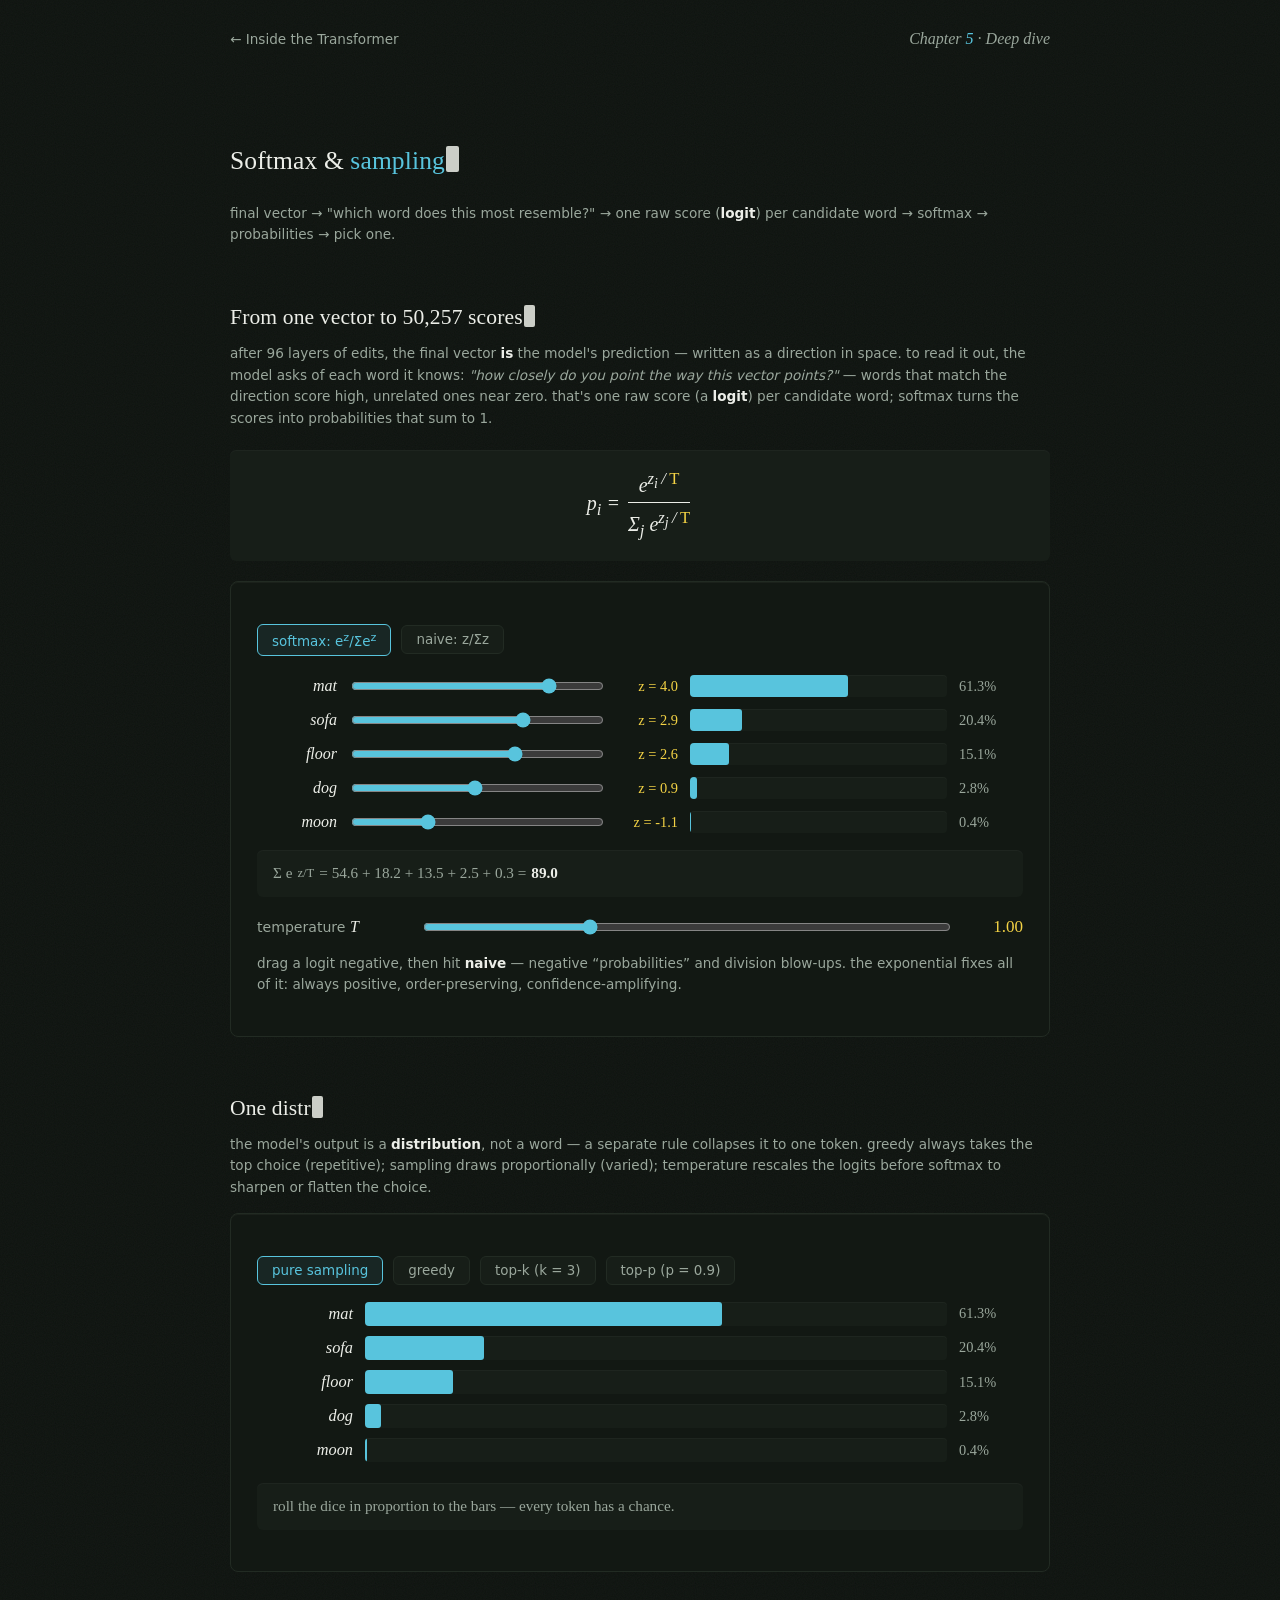
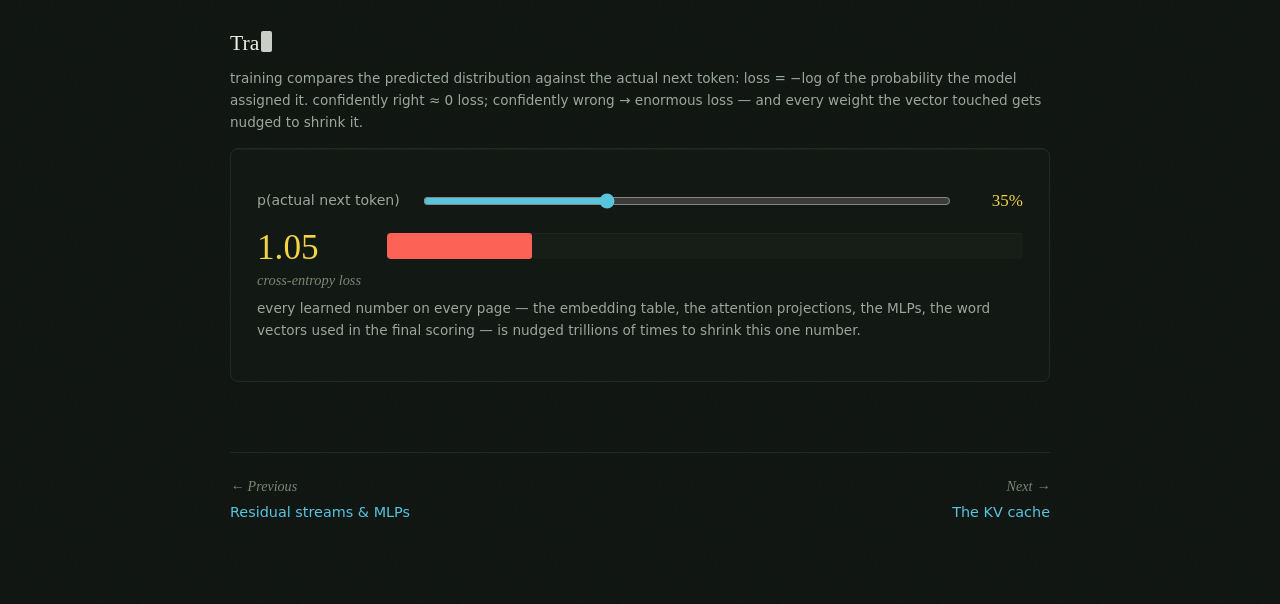
<file: chapters/output.html>
<!DOCTYPE html>
<html lang="en">
<head>
<meta charset="UTF-8">
<meta name="viewport" content="width=device-width, initial-scale=1.0">
<title>Softmax &amp; Sampling — Inside the Transformer</title>
<link rel="stylesheet" href="../css/style.css">
<link rel="icon" href="data:image/svg+xml,<svg xmlns='http://www.w3.org/2000/svg' viewBox='0 0 100 100'><circle cx='50' cy='50' r='42' fill='%2358C4DD'/></svg>">
</head>
<body>

<header class="deep-head">
  <a href="../index.html">← Inside the Transformer</a>
  <span class="ch-num">Chapter <span class="n">5</span> · Deep dive</span>
</header>

<main class="deep-main">
  <div class="ch-head">
    <h2>Softmax &amp; <span class="acc-blue">sampling</span></h2>
    <p class="caption">final vector → "which word does this most resemble?" → one raw score (<b>logit</b>) per candidate word → softmax → probabilities → pick one.</p>
  </div>

  <h3 class="sec-title">From one vector to 50,257 scores — drag the logits</h3>
  <p class="caption">after 96 layers of edits, the final vector <b>is</b> the model's prediction — written as a direction in space. to read it out, the model asks of each word it knows: <i>"how closely do you point the way this vector points?"</i> — words that match the direction score high, unrelated ones near zero. that's one raw score (a <b>logit</b>) per candidate word; softmax turns the scores into probabilities that sum to 1.</p>
  <div class="formula">
    p<sub>i</sub> = <span class="frac"><span>e<sup>z<sub>i</sub>&thinsp;/&thinsp;<span class="acc">T</span></sup></span><span>Σ<sub>j</sub> e<sup>z<sub>j</sub>&thinsp;/&thinsp;<span class="acc">T</span></sup></span></span>
  </div>
  <div class="panel">
    <div class="toggle-row">
      <button class="pill-toggle active" data-norm="softmax">softmax: e<sup>z</sup>/Σe<sup>z</sup></button>
      <button class="pill-toggle" data-norm="plain">naive: z/Σz</button>
    </div>
    <div id="logit-rows"></div>
    <div class="readout" id="sum-read"></div>
    <div class="slider-row" style="margin-top:16px">
      <label for="temp">temperature <span class="math">T</span></label>
      <input type="range" id="temp" min="0.1" max="3" step="0.05" value="1">
      <output id="temp-out">1.00</output>
    </div>
    <p class="caption" id="norm-caption">drag a logit negative, then hit <b>naive</b> — negative “probabilities” and division blow-ups. the exponential fixes all of it: always positive, order-preserving, confidence-amplifying.</p>
  </div>

  <h3 class="sec-title">One distribution, different ways to pick the token</h3>
  <p class="caption">the model's output is a <b>distribution</b>, not a word — a separate rule collapses it to one token. greedy always takes the top choice (repetitive); sampling draws proportionally (varied); temperature rescales the logits before softmax to sharpen or flatten the choice.</p>
  <div class="panel">
    <div class="toggle-row">
      <button class="pill-toggle active" data-strat="sample">pure sampling</button>
      <button class="pill-toggle" data-strat="greedy">greedy</button>
      <button class="pill-toggle" data-strat="topk">top-k (k = 3)</button>
      <button class="pill-toggle" data-strat="topp">top-p (p = 0.9)</button>
    </div>
    <div id="strat-rows" class="prob-chart" style="margin-top:12px"></div>
    <p class="readout" id="strat-read"></p>
  </div>

  <h3 class="sec-title">Training in one slider: loss = −log p(correct)</h3>
  <p class="caption">training compares the predicted distribution against the actual next token: loss = −log of the probability the model assigned it. confidently right ≈ 0 loss; confidently wrong → enormous loss — and every weight the vector touched gets nudged to shrink it.</p>
  <div class="panel">
    <div class="slider-row">
      <label>p(actual next token)</label>
      <input type="range" id="ce-slider" min="0.01" max="1" step="0.01" value="0.35">
      <output id="ce-p">35%</output>
    </div>
    <div class="row" style="gap:26px;align-items:baseline">
      <div class="stat"><span class="big-stat" id="ce-loss">1.05</span><span class="stat-label">cross-entropy loss</span></div>
      <div class="prob-track" style="flex:1;height:26px"><div class="prob-fill" id="ce-bar" style="background:var(--red)"></div></div>
    </div>
    <p class="caption">every learned number on every page — the embedding table, the attention projections, the MLPs, the word vectors used in the final scoring — is nudged trillions of times to shrink this one number.</p>
  </div>

  <nav class="pager">
    <a href="depth.html"><span class="pg-label">← Previous</span>Residual streams &amp; MLPs</a>
    <a class="next" href="inference.html"><span class="pg-label">Next →</span>The KV cache</a>
  </nav>
</main>

<script src="../js/deep.js"></script>
<script src="../js/typewriter.js?v=2"></script>
<script>
const WORDS = ["mat", "sofa", "floor", "dog", "moon"];
const logits = [4.0, 2.9, 2.6, 0.9, -1.1];
let strat = "sample";
let norm = "softmax";

const rowsEl = $("#logit-rows");
const rows = WORDS.map((w, i) => {
  const row = document.createElement("div");
  row.className = "logit-row";
  row.innerHTML = `
    <div class="logit-word math">${w}</div>
    <input type="range" min="-4" max="6" step="0.1" value="${logits[i]}" data-i="${i}">
    <div class="logit-val" data-role="z">z = ${logits[i].toFixed(1)}</div>
    <div class="prob-track"><div class="prob-fill" style="width:0%"></div></div>
    <div class="prob-pct" data-role="p">0%</div>`;
  rowsEl.appendChild(row);
  row.querySelector("input").addEventListener("input", (e) => {
    logits[i] = +e.target.value;
    render();
  });
  return row;
});

const stratEl = $("#strat-rows");
const stratRows = WORDS.map((w) => {
  const row = document.createElement("div");
  row.className = "prob-row";
  row.innerHTML = `
    <div class="prob-word math">${w}</div>
    <div class="prob-track"><div class="prob-fill" style="width:0%"></div></div>
    <div class="prob-pct">0%</div>`;
  stratEl.appendChild(row);
  return row;
});

const T = () => +$("#temp").value;

function render() {
  $("#temp-out").textContent = T().toFixed(2);

  let probs, sumHtml;
  if (norm === "softmax") {
    const exps = logits.map((z) => Math.exp(z / T()));
    const sum = exps.reduce((a, b) => a + b, 0);
    probs = exps.map((e) => e / sum);
    sumHtml = `Σ e<sup>z/T</sup> = ` + exps.map((e) => e.toFixed(1)).join(" + ") + ` = <b>${sum.toFixed(1)}</b>`;
  } else {
    const sum = logits.reduce((a, b) => a + b, 0);
    probs = logits.map((z) => (Math.abs(sum) < 0.05 ? NaN : z / sum));
    sumHtml = `Σ z = ${logits.map((z) => z.toFixed(1)).join(" + ")} = <b>${sum.toFixed(1)}</b>` +
      (Math.abs(sum) < 0.05 ? ` — <b style="color:${C.red}">division by ≈0, everything explodes</b>`
        : probs.some((p) => p < 0) ? ` — <b style="color:${C.red}">negative “probabilities”</b>` : "");
  }

  rows.forEach((row, i) => {
    row.querySelector('[data-role="z"]').textContent = "z = " + logits[i].toFixed(1);
    const fill = row.querySelector(".prob-fill");
    const p = probs[i];
    const bad = isNaN(p) || p < 0;
    fill.style.width = bad ? "100%" : Math.min(100, p * 100).toFixed(1) + "%";
    fill.style.background = bad ? C.red : "";
    row.querySelector('[data-role="p"]').textContent = isNaN(p) ? "!!" : (p * 100).toFixed(1) + "%";
  });
  $("#sum-read").innerHTML = sumHtml;

  /* decision rules always use the true softmax */
  const exps = logits.map((z) => Math.exp(z / T()));
  const sum = exps.reduce((a, b) => a + b, 0);
  const sp = exps.map((e) => e / sum);
  const order = sp.map((p, i) => ({ p, i })).sort((a, b) => b.p - a.p);
  let kept = new Set(order.map((o) => o.i));
  let explain = "roll the dice in proportion to the bars — every token has a chance.";
  if (strat === "greedy") {
    kept = new Set([order[0].i]);
    explain = `always <b>${WORDS[order[0].i]}</b> — deterministic, famously repetitive.`;
  } else if (strat === "topk") {
    kept = new Set(order.slice(0, 3).map((o) => o.i));
    explain = "keep the best 3, renormalize, sample — the tail is gone no matter what.";
  } else if (strat === "topp") {
    kept = new Set();
    let acc = 0;
    for (const o of order) { kept.add(o.i); acc += o.p; if (acc >= 0.9) break; }
    explain = `smallest set reaching 90% (${[...kept].map((i) => WORDS[i]).join(", ")}) — the cutoff adapts to the distribution's shape.`;
  }
  const keptSum = [...kept].reduce((s, i) => s + sp[i], 0);
  stratRows.forEach((row, i) => {
    const inSet = kept.has(i);
    const p = inSet ? sp[i] / keptSum : 0;
    row.style.opacity = inSet ? 1 : 0.3;
    row.querySelector(".prob-fill").style.width = (p * 100).toFixed(1) + "%";
    row.querySelector(".prob-pct").textContent = inSet ? (p * 100).toFixed(1) + "%" : "—";
  });
  $("#strat-read").innerHTML = explain;
}

$("#temp").addEventListener("input", render);
$$(".pill-toggle[data-strat]").forEach((b) =>
  b.addEventListener("click", () => {
    strat = b.dataset.strat;
    $$(".pill-toggle[data-strat]").forEach((x) => x.classList.toggle("active", x === b));
    render();
  })
);
$$(".pill-toggle[data-norm]").forEach((b) =>
  b.addEventListener("click", () => {
    norm = b.dataset.norm;
    $$(".pill-toggle[data-norm]").forEach((x) => x.classList.toggle("active", x === b));
    render();
  })
);
render();

/* --- cross-entropy slider --- */
(function () {
  function renderCE() {
    const p = +$("#ce-slider").value;
    const loss = -Math.log(p);
    $("#ce-p").textContent = Math.round(p * 100) + "%";
    $("#ce-loss").textContent = loss.toFixed(2);
    $("#ce-bar").style.width = Math.min(100, (loss / 4.6) * 100) + "%";
  }
  $("#ce-slider").addEventListener("input", renderCE);
  renderCE();
})();
</script>
</body>
</html>
</file>
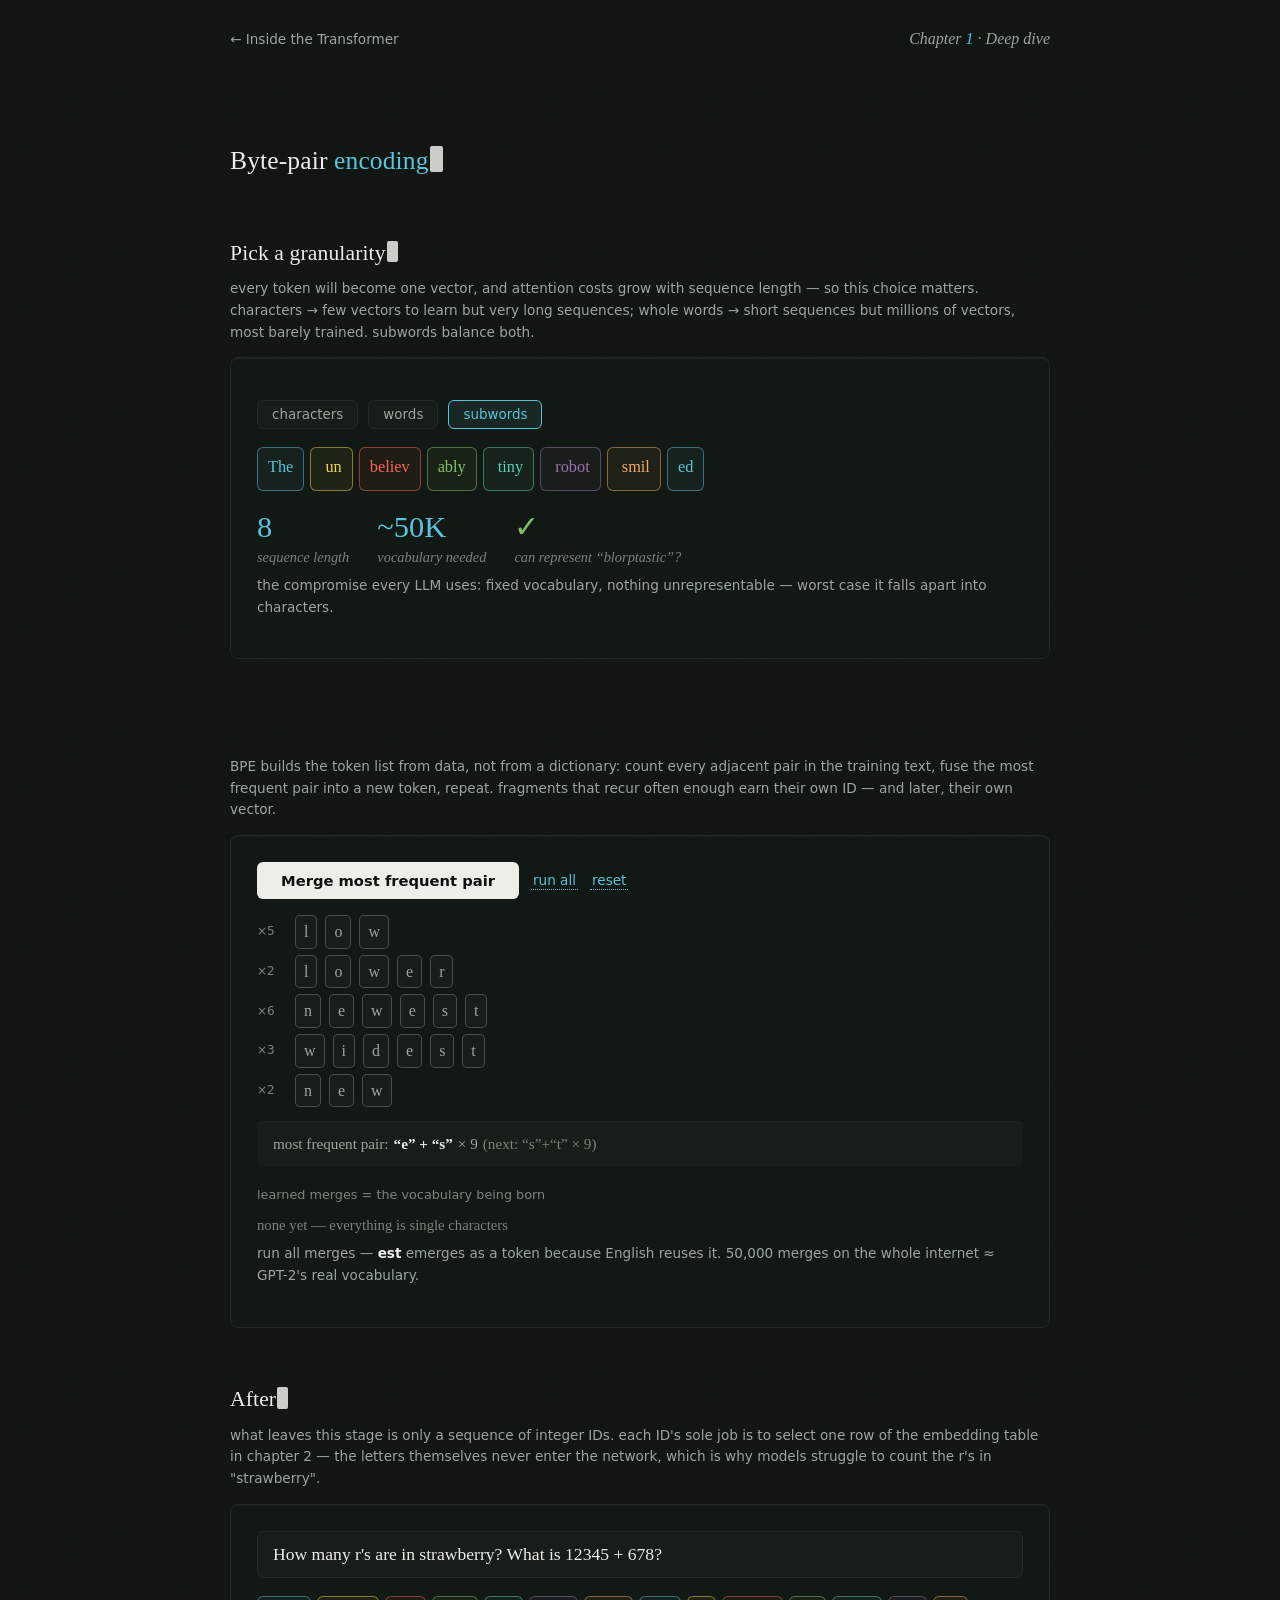
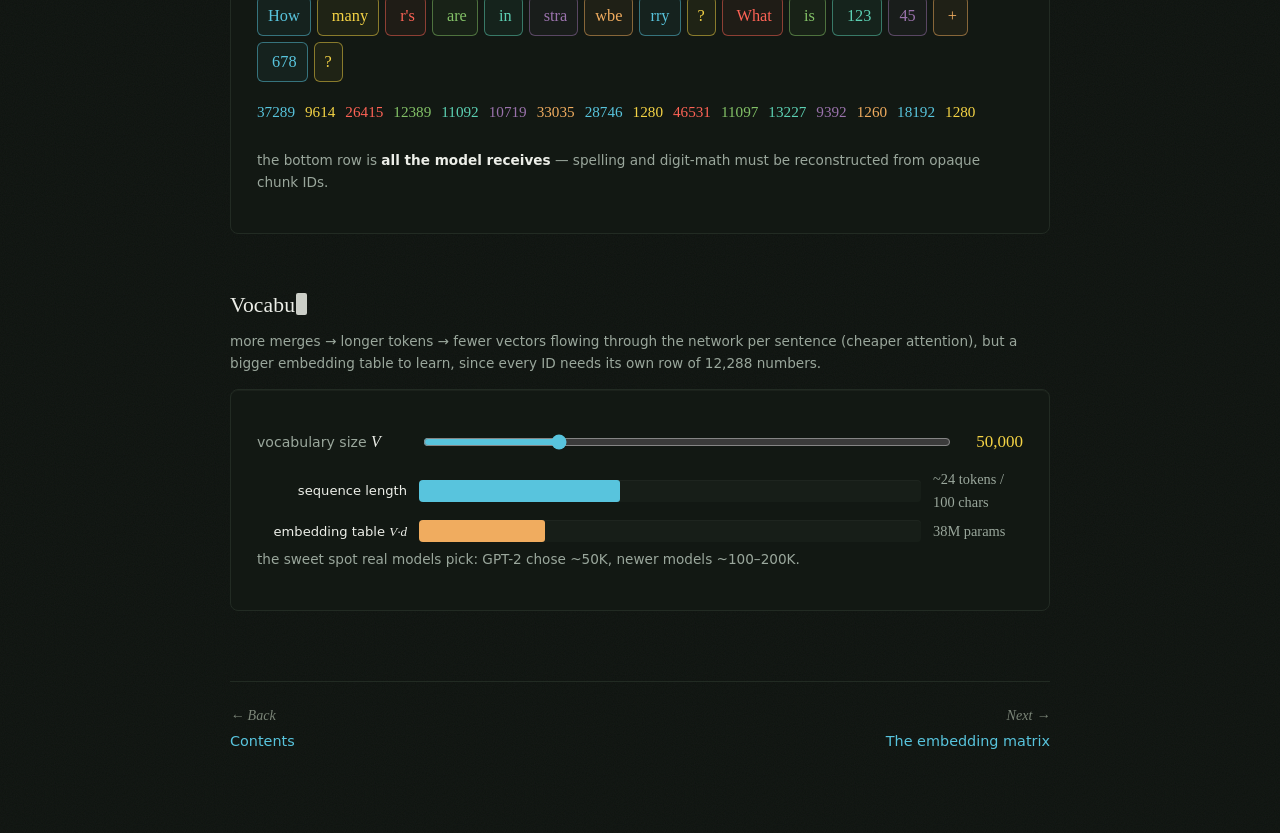
<file: chapters/tokenization.html>
<!DOCTYPE html>
<html lang="en">
<head>
<meta charset="UTF-8">
<meta name="viewport" content="width=device-width, initial-scale=1.0">
<title>Byte-Pair Encoding — Inside the Transformer</title>
<link rel="stylesheet" href="../css/style.css">
<link rel="icon" href="data:image/svg+xml,<svg xmlns='http://www.w3.org/2000/svg' viewBox='0 0 100 100'><circle cx='50' cy='50' r='42' fill='%2358C4DD'/></svg>">
</head>
<body>

<header class="deep-head">
  <a href="../index.html">← Inside the Transformer</a>
  <span class="ch-num">Chapter <span class="n">1</span> · Deep dive</span>
</header>

<main class="deep-main">
  <div class="ch-head">
    <h2>Byte-pair <span class="acc-blue">encoding</span></h2>
  </div>

  <h3 class="sec-title">Pick a granularity: how big is one unit of input?</h3>
  <p class="caption">every token will become one vector, and attention costs grow with sequence length — so this choice matters. characters → few vectors to learn but very long sequences; whole words → short sequences but millions of vectors, most barely trained. subwords balance both.</p>
  <div class="panel">
    <div class="toggle-row">
      <button class="pill-toggle" data-gran="chars">characters</button>
      <button class="pill-toggle" data-gran="words">words</button>
      <button class="pill-toggle active" data-gran="subwords">subwords</button>
    </div>
    <div class="token-strip" id="gran-strip"></div>
    <div class="tok-stats">
      <div class="stat"><span class="stat-value" id="gran-len">0</span><span class="stat-label">sequence length</span></div>
      <div class="stat"><span class="stat-value" id="gran-vocab">—</span><span class="stat-label">vocabulary needed</span></div>
      <div class="stat"><span class="stat-value" id="gran-oov">—</span><span class="stat-label">can represent “blorptastic”?</span></div>
    </div>
    <p class="caption" id="gran-caption"></p>
  </div>

  <h3 class="sec-title">Grow a vocabulary: merge the most frequent pair, repeat</h3>
  <p class="caption">BPE builds the token list from data, not from a dictionary: count every adjacent pair in the training text, fuse the most frequent pair into a new token, repeat. fragments that recur often enough earn their own ID — and later, their own vector.</p>
  <div class="panel">
    <div class="row" style="margin-bottom:16px">
      <button class="btn-primary" id="merge-btn">Merge most frequent pair</button>
      <button class="link-btn" id="auto-btn">run all</button>
      <button class="link-btn" id="reset-btn">reset</button>
    </div>
    <div id="bpe-words"></div>
    <div class="readout" id="pair-read"></div>
    <div style="margin-top:18px">
      <span class="control-label">learned merges = the vocabulary being born</span>
      <div class="merge-list" id="merge-list"></div>
    </div>
    <p class="caption">run all merges — <b>est</b> emerges as a token because English reuses it. 50,000 merges on the whole internet ≈ GPT-2's real vocabulary.</p>
  </div>

  <h3 class="sec-title">After this step, the text is gone</h3>
  <p class="caption">what leaves this stage is only a sequence of integer IDs. each ID's sole job is to select one row of the embedding table in chapter 2 — the letters themselves never enter the network, which is why models struggle to count the r's in "strawberry".</p>
  <div class="panel">
    <input type="text" id="see-input" autocomplete="off" spellcheck="false" value="How many r's are in strawberry? What is 12345 + 678?">
    <div class="token-strip" id="see-strip"></div>
    <div class="token-strip" id="see-ids" style="gap:10px"></div>
    <p class="caption">the bottom row is <b>all the model receives</b> — spelling and digit-math must be reconstructed from opaque chunk IDs.</p>
  </div>

  <h3 class="sec-title">Vocabulary size trades sequence length for table size</h3>
  <p class="caption">more merges → longer tokens → fewer vectors flowing through the network per sentence (cheaper attention), but a bigger embedding table to learn, since every ID needs its own row of 12,288 numbers.</p>
  <div class="panel">
    <div class="slider-row">
      <label for="vocab-slider">vocabulary size <span class="math">V</span></label>
      <input type="range" id="vocab-slider" min="100" max="200000" step="100" value="50000">
      <output id="vocab-out">50,000</output>
    </div>
    <div class="logit-row" style="grid-template-columns:150px 1fr 90px">
      <div class="logit-word" style="font-family:var(--sans);font-size:.82rem">sequence length</div>
      <div class="prob-track"><div class="prob-fill" id="bar-seq" style="width:50%"></div></div>
      <div class="prob-pct" id="val-seq"></div>
    </div>
    <div class="logit-row" style="grid-template-columns:150px 1fr 90px">
      <div class="logit-word" style="font-family:var(--sans);font-size:.82rem">embedding table <span class="math">V·d</span></div>
      <div class="prob-track"><div class="prob-fill" id="bar-emb" style="width:50%;background:var(--gold)"></div></div>
      <div class="prob-pct" id="val-emb"></div>
    </div>
    <p class="caption" id="vocab-caption"></p>
  </div>

  <nav class="pager">
    <a href="../index.html"><span class="pg-label">← Back</span>Contents</a>
    <a class="next" href="embeddings.html"><span class="pg-label">Next →</span>The embedding matrix</a>
  </nav>
</main>

<script src="../js/deep.js"></script>
<script src="../js/typewriter.js?v=2"></script>
<script>
const PIECE_COLORS = [C.blue, C.yellow, C.red, C.green, C.teal, C.purple, C.gold];
const chip = (txt, col, dim) => {
  const s = document.createElement("span");
  s.className = "token-chip";
  s.style.color = dim ? C.muted : col;
  s.style.borderColor = alpha(col, 0.5);
  s.style.background = alpha(col, 0.06);
  s.textContent = txt;
  return s;
};

/* --- granularity picker --- */
(function () {
  const SENT = "The unbelievably tiny robot smiled";
  const SUBS = ["The", " un", "believ", "ably", " tiny", " robot", " smil", "ed"];
  const DATA = {
    chars: { toks: [...SENT], vocab: "~100", oov: "✓", cap: "tiny vocabulary — but attention pays for length <b>quadratically</b>." },
    words: { toks: SENT.split(" "), vocab: "millions", oov: "✗", cap: "short sequences — but every typo, name and language needs its own entry; unseen words are <b>unrepresentable</b>." },
    subwords: { toks: SUBS, vocab: "~50K", oov: "✓", cap: "the compromise every LLM uses: fixed vocabulary, nothing unrepresentable — worst case it falls apart into characters." },
  };
  function render(g) {
    const d = DATA[g];
    const strip = $("#gran-strip");
    strip.innerHTML = "";
    d.toks.forEach((t, i) => strip.appendChild(chip(t, PIECE_COLORS[i % PIECE_COLORS.length])));
    $("#gran-len").textContent = d.toks.length;
    $("#gran-vocab").textContent = d.vocab;
    $("#gran-oov").textContent = d.oov;
    $("#gran-oov").style.color = d.oov === "✓" ? C.green : C.red;
    $("#gran-caption").innerHTML = d.cap;
  }
  $$(".pill-toggle[data-gran]").forEach((b) =>
    b.addEventListener("click", () => {
      $$(".pill-toggle[data-gran]").forEach((x) => x.classList.toggle("active", x === b));
      render(b.dataset.gran);
    })
  );
  render("subwords");
})();

/* --- live BPE trainer --- */
const CORPUS = [["low", 5], ["lower", 2], ["newest", 6], ["widest", 3], ["new", 2]];
let words, merges;
function reset() {
  words = CORPUS.map(([w, n]) => ({ pieces: [...w], n }));
  merges = [];
  render(null);
}
function pairCounts() {
  const counts = new Map();
  for (const { pieces, n } of words)
    for (let i = 0; i < pieces.length - 1; i++) {
      const key = pieces[i] + " " + pieces[i + 1];
      counts.set(key, (counts.get(key) || 0) + n);
    }
  return [...counts.entries()]
    .map(([k, c]) => ({ a: k.split(" ")[0], b: k.split(" ")[1], c }))
    .sort((x, y) => y.c - x.c);
}
function doMerge() {
  const pairs = pairCounts();
  if (!pairs.length) return false;
  const { a, b } = pairs[0];
  for (const w of words) {
    const out = [];
    for (let i = 0; i < w.pieces.length; i++) {
      if (i < w.pieces.length - 1 && w.pieces[i] === a && w.pieces[i + 1] === b) {
        out.push(a + b); i++;
      } else out.push(w.pieces[i]);
    }
    w.pieces = out;
  }
  merges.push(a + b);
  render(a + b);
  return true;
}
function colorFor(piece) {
  if (piece.length === 1) return C.faint;
  return PIECE_COLORS[merges.indexOf(piece) % PIECE_COLORS.length];
}
function render(latest) {
  const el = $("#bpe-words");
  el.innerHTML = "";
  for (const { pieces, n } of words) {
    const row = document.createElement("div");
    row.className = "bpe-word";
    const count = document.createElement("span");
    count.className = "bpe-count";
    count.textContent = "×" + n;
    row.appendChild(count);
    pieces.forEach((p) => {
      const c = document.createElement("span");
      c.className = "bpe-piece";
      const col = colorFor(p);
      c.style.color = p.length === 1 ? C.muted : col;
      c.style.borderColor = alpha(col, 0.5);
      c.style.background = p === latest ? alpha(col, 0.16) : alpha(col, 0.05);
      c.textContent = p;
      row.appendChild(c);
    });
    el.appendChild(row);
  }
  const pairs = pairCounts();
  $("#pair-read").innerHTML = pairs.length
    ? `most frequent pair: <b>“${pairs[0].a}” + “${pairs[0].b}”</b> × ${pairs[0].c}` +
      (pairs[1] ? ` <span style="color:${C.faint}">(next: “${pairs[1].a}”+“${pairs[1].b}” × ${pairs[1].c})</span>` : "")
    : "nothing left to merge.";
  $("#merge-list").innerHTML = merges.length
    ? merges.map((m, i) => `${i + 1}. <b>${m}</b> <span style="color:${C.faint}">→ token ID ${256 + i}</span>`).join("<br>")
    : `<span style="color:${C.faint}">none yet — everything is single characters</span>`;
}
$("#merge-btn").addEventListener("click", doMerge);
$("#reset-btn").addEventListener("click", reset);
$("#auto-btn").addEventListener("click", () => {
  let steps = 0;
  (function tick() { if (doMerge() && ++steps < 12) setTimeout(tick, 550); })();
});
reset();

/* --- what the model sees --- */
(function () {
  function fakeTokens(text) {
    const out = [];
    const re = /(\s*\d{1,3}|\s*[A-Za-z']+|\s*[^\sA-Za-z0-9]+)/g;
    for (const m of text.matchAll(re)) {
      const t = m[0];
      const core = t.trim();
      if (/^[A-Za-z']+$/.test(core) && core.length > 6) {
        const cut1 = Math.ceil(core.length / 3), cut2 = Math.ceil((2 * core.length) / 3);
        const lead = t.match(/^\s*/)[0];
        out.push(lead + core.slice(0, cut1), core.slice(cut1, cut2), core.slice(cut2));
      } else out.push(t);
    }
    return out;
  }
  const hashId = (s) => 1000 + Math.abs([...s].reduce((h, c) => (h * 31 + c.charCodeAt(0)) | 0, 7)) % 49000;
  function render() {
    const toks = fakeTokens($("#see-input").value);
    const strip = $("#see-strip"), ids = $("#see-ids");
    strip.innerHTML = ""; ids.innerHTML = "";
    toks.forEach((t, i) => {
      const col = PIECE_COLORS[i % PIECE_COLORS.length];
      strip.appendChild(chip(t, col));
      const idc = document.createElement("span");
      idc.style.cssText = `font-family:var(--serif);color:${col};font-size:.95rem`;
      idc.textContent = hashId(t.trim());
      ids.appendChild(idc);
    });
  }
  $("#see-input").addEventListener("input", render);
  render();
})();

/* --- vocab size dial --- */
(function () {
  function render() {
    const V = +$("#vocab-slider").value;
    $("#vocab-out").textContent = V.toLocaleString();
    /* toy model: tokens-per-100-chars shrinks with log V; table grows linearly */
    const seqLen = Math.round(100 / Math.max(1, Math.log10(V) - 0.5));
    const emb = V * 768;
    $("#bar-seq").style.width = Math.min(100, (seqLen / 60) * 100) + "%";
    $("#val-seq").textContent = "~" + seqLen + " tokens / 100 chars";
    $("#bar-emb").style.width = Math.min(100, (emb / (200000 * 768)) * 100) + "%";
    $("#val-emb").textContent = (emb / 1e6).toFixed(0) + "M params";
    $("#vocab-caption").innerHTML =
      V < 2000 ? "tiny vocabulary → sequences balloon → attention cost explodes."
      : V > 120000 ? "huge vocabulary → short sequences, but the lookup table swallows the parameter budget."
      : "the sweet spot real models pick: GPT-2 chose ~50K, newer models ~100–200K.";
  }
  $("#vocab-slider").addEventListener("input", render);
  render();
})();
</script>
</body>
</html>
</file>
<file: css/style.css>
/* ============================================================
   Inside the Transformer — chalkboard design language
   A math lecture: deep green-black board, chalk-white serif ink
   (STIX Two Text, the scientific-publishing face), Manim accent
   palette reserved for the mathematics itself. Depth comes from
   tone and grain, never from glows or drawn outlines.
   ============================================================ */

:root {
  --bg: #0d120e;          /* the board */
  --panel: #121813;       /* a worked example, one tone up */
  --panel-2: #171e18;     /* nested surface */
  --line: #222b23;        /* self-coloured edges, felt not seen */
  --grid: #1c251d;        /* plot gridlines */
  --ink: #eceee8;         /* chalk */
  --muted: #9aa79c;
  --faint: #7b8578;

  /* Manim palette (validated order: blue, red, yellow, green) */
  --blue: #58c4dd;
  --red: #fc6255;
  --yellow: #f4d345;
  --green: #83c167;
  --teal: #5cd0b3;
  --purple: #9a72ac;
  --gold: #f0ac5f;

  --serif: "STIX Two Text", "CMU Serif", "Times New Roman", Georgia, serif;
  --sans: system-ui, -apple-system, "Segoe UI", sans-serif;
  --radius: 8px;
}

* { box-sizing: border-box; }
html { scroll-behavior: smooth; }
body {
  margin: 0;
  background-color: var(--bg);
  /* fine chalk-dust grain on the substrate — felt, not seen */
  background-image: url("data:image/svg+xml,%3Csvg xmlns='http://www.w3.org/2000/svg' width='160' height='160'%3E%3Cfilter id='n'%3E%3CfeTurbulence type='fractalNoise' baseFrequency='0.9' numOctaves='2' stitchTiles='stitch'/%3E%3C/filter%3E%3Crect width='160' height='160' filter='url(%23n)' opacity='0.045'/%3E%3C/svg%3E");
  color: var(--ink);
  font-family: var(--serif);
  font-size: 17px;
  line-height: 1.6;
}

::selection { background: rgba(88, 196, 221, 0.3); }

h1, h2, h3 { font-weight: 500; letter-spacing: 0.005em; }
.acc-blue { color: var(--blue); }
.math { font-family: var(--serif); font-style: italic; }

/* headings stream in like an LLM response (js/typewriter.js) */
.tw-hidden { visibility: hidden; }
.tw-cursor {
  display: inline-block; width: 0; height: 1em;
  position: relative; vertical-align: -0.12em;
}
.tw-cursor::after {
  content: ""; position: absolute; left: 0.06em; top: 0;
  width: 0.5em; height: 100%; border-radius: 2px;
  background: currentColor; opacity: 0.85;
  animation: tw-blink 0.9s step-end infinite;
}
@keyframes tw-blink { 50% { opacity: 0; } }
a { color: var(--blue); }

/* ===== Hero — the board before the lecture starts ===== */
.hero {
  min-height: 100svh;
  display: grid;
  align-items: center;
  padding: 60px clamp(20px, 6vw, 90px);
  position: relative;
  /* one directional wash of light falling across the board */
  background: linear-gradient(160deg, rgba(236, 238, 232, 0.03), transparent 48%);
}
.hero-board {
  width: 100%;
  max-width: 1060px;
  margin-inline: auto;
  display: grid;
  grid-template-columns: minmax(0, 1fr) auto;
  gap: 40px clamp(40px, 7vw, 110px);
  align-items: center;
}
.hero h1 {
  font-size: clamp(2.8rem, 7.5vw, 5rem);
  margin: 0 0 20px;
  line-height: 1.04;
}
.hero-sub {
  color: var(--muted);
  font-size: 1.15rem;
  max-width: 480px;
  margin: 0 0 14px;
}
.hero-byline {
  font-style: italic;
  color: var(--faint);
  margin: 0 0 40px;
}
.hero-flow {
  display: flex; flex-wrap: wrap; align-items: center; gap: 4px 12px;
  font-size: 1.02rem; color: var(--muted);
  margin-bottom: 44px;
}
.hero-flow .stage { font-style: italic; }
.hero-flow .stage.payoff { color: var(--yellow); }
.flow-arr { color: var(--faint); display: inline-flex; }
.flow-arr svg { display: block; }

.hero-toc { align-self: end; margin: 0 0 6vh; }
.hero-toc-title {
  font-style: italic; color: var(--faint);
  margin: 0 0 14px; font-size: 1rem;
}
.hero-toc ol { margin: 0; padding: 0; list-style: none; }
.hero-toc li { margin: 9px 0; }
.hero-toc a {
  color: var(--muted); text-decoration: none;
  font-size: 1.05rem;
  transition: color .15s;
}
.hero-toc a:hover { color: var(--ink); }
.hero-toc i {
  font-style: italic; color: var(--blue);
  display: inline-block; min-width: 1.5em;
  font-variant-numeric: tabular-nums;
}
@media (max-width: 860px) {
  .hero { min-height: auto; padding-top: 90px; }
  .hero-board { grid-template-columns: 1fr; }
  .hero-toc { align-self: start; margin-bottom: 0; }
}

/* ===== Chapter nav — chalk numerals in the margin ===== */
.stepnav {
  position: fixed; right: 22px; top: 50%; transform: translateY(-50%);
  display: flex; flex-direction: column; gap: 10px; z-index: 50;
  text-align: center;
  opacity: 0; pointer-events: none;
  transition: opacity .3s;
}
.stepnav.shown { opacity: 1; pointer-events: auto; }
.stepnav a {
  font-family: var(--serif); font-style: italic; font-size: 0.95rem;
  color: var(--faint); text-decoration: none;
  width: 28px; line-height: 28px;
  transition: color .15s;
}
.stepnav a:hover { color: var(--ink); }
.stepnav a.active { color: var(--yellow); }
@media (max-width: 860px) { .stepnav { display: none; } }

/* ===== Chapters & panels ===== */
main { max-width: 860px; margin: 0 auto; padding: 0 20px 100px; }
.chapter { padding: 100px 0 20px; }
.ch-num {
  display: block;
  font-family: var(--serif); font-style: italic;
  font-size: 1rem;
  color: var(--muted);
  margin-bottom: 8px;
}
.ch-num b, .ch-num .n { color: var(--blue); font-weight: 500; }
.chapter h2 { font-size: clamp(1.7rem, 4vw, 2.4rem); margin: 0 0 12px; }
.lede { color: var(--muted); max-width: 680px; margin: 0 0 30px; font-size: 1.06rem; }
.lede em, .note em { color: var(--ink); }

/* beginner tags: each step tied back to the chat experience.
   The caret is the site's own "chat window" motif. */
.chat-tag {
  max-width: 660px;
  margin: 2px 0 28px;
  color: var(--muted);
  font-size: 0.99rem;
  line-height: 1.55;
}
.chat-tag::before {
  content: "";
  display: inline-block;
  width: 0.48em; height: 0.95em;
  border-radius: 2px;
  background: var(--ink);
  opacity: 0.8;
  margin-right: 11px;
  vertical-align: -0.1em;
  animation: tw-blink 1.6s step-end infinite;
}
.chat-tag b { color: var(--ink); font-weight: 500; font-style: italic; }
.chat-tag i { color: var(--ink); }

/* Tonal elevation: a surface one tone up from the board, with a
   self-coloured edge and a faint top lip catching the light. */
.panel {
  background: var(--panel);
  border: 1px solid var(--line);
  border-radius: var(--radius);
  box-shadow: inset 0 1px 0 rgba(236, 238, 232, 0.04);
  padding: 26px;
  margin-bottom: 20px;
}
.panel-title { margin: 0 0 4px; font-size: 1.12rem; color: var(--ink); }
.panel-sub { margin: 0 0 18px; color: var(--muted); font-size: 0.95rem; }
.row { display: flex; gap: 12px; align-items: center; flex-wrap: wrap; }
.note {
  margin: 20px 0 0;
  padding: 13px 16px;
  border-radius: 6px;
  background: var(--panel-2);
  color: var(--muted);
  font-size: 0.94rem;
}
.note::before { content: "n.b. — "; font-style: italic; color: var(--faint); }
.readout {
  margin-top: 14px;
  padding: 11px 16px;
  border-radius: 6px;
  background: var(--panel-2);
  box-shadow: inset 0 1px 0 rgba(236, 238, 232, 0.03);
  color: var(--muted);
  font-size: 0.95rem;
  min-height: 44px;
  display: flex; align-items: center; flex-wrap: wrap; gap: 5px;
}
.readout b { color: var(--ink); font-weight: 600; }

/* ===== Controls ===== */
.field-label, .control-label {
  display: block;
  font-family: var(--sans);
  font-size: 0.8rem;
  color: var(--faint);
  margin-bottom: 8px;
}
input[type="text"] {
  width: 100%;
  font-family: var(--serif); font-size: 1.1rem;
  color: var(--ink);
  background: var(--panel-2);
  border: 1px solid var(--line);
  border-radius: 6px;
  padding: 12px 15px;
  outline: none;
  transition: border-color .15s;
}
input[type="text"]:focus { border-color: var(--muted); }

/* one clear action: chalk on the board */
.btn-primary {
  display: inline-block;
  font-family: var(--sans); font-size: 0.92rem; font-weight: 600;
  color: var(--bg);
  background: var(--ink);
  border: none; border-radius: 6px;
  padding: 10px 24px;
  cursor: pointer;
  text-decoration: none;
  transition: background .15s;
}
.btn-primary:hover { background: #ffffff; }
.link-btn {
  font-family: var(--sans); font-size: 0.85rem;
  color: var(--blue);
  background: none;
  border: none; border-bottom: 1px dotted var(--blue);
  padding: 1px 2px;
  cursor: pointer;
  transition: color .12s;
}
.link-btn:hover { color: var(--ink); border-color: var(--ink); }

.slider-row { display: flex; align-items: center; gap: 14px; margin: 12px 0; flex-wrap: wrap; }
.slider-row label {
  font-family: var(--sans); font-size: 0.88rem; color: var(--muted);
  min-width: 150px;
}
.slider-row label .math { color: var(--ink); font-size: 1rem; }
.slider-row output {
  font-family: var(--serif); font-variant-numeric: tabular-nums;
  color: var(--yellow); min-width: 56px; text-align: right;
}
.dim-note { font-family: var(--sans); font-size: 0.8rem; color: var(--faint); }
input[type="range"] {
  flex: 1; min-width: 120px; height: 24px;
  accent-color: var(--blue);
  cursor: grab;
  background: transparent;
}

.seg { display: inline-flex; gap: 2px; border-radius: 7px; padding: 3px; background: var(--panel-2); flex-wrap: wrap; }
.seg-btn {
  font-family: var(--sans); font-size: 0.84rem;
  color: var(--muted);
  background: transparent; border: none; border-radius: 5px;
  padding: 7px 13px; cursor: pointer;
  transition: all .12s;
}
.seg-btn b { color: inherit; }
.seg-btn.active { background: rgba(236, 238, 232, 0.1); color: var(--ink); }

/* ===== Ch 1 : tokens ===== */
.token-strip { display: flex; flex-wrap: wrap; gap: 6px; margin: 18px 0 4px; min-height: 44px; }
.token-chip {
  position: relative;
  font-family: var(--serif); font-size: 1.02rem;
  padding: 6px 10px;
  border-radius: 6px;
  border: 1px solid;
  white-space: pre;
  animation: pop .18s ease-out;
  cursor: default;
}
@keyframes pop { from { transform: scale(.7); opacity: 0; } to { transform: scale(1); opacity: 1; } }
.token-chip .tok-id {
  position: absolute; left: 50%; bottom: calc(100% + 7px); transform: translateX(-50%);
  font-family: var(--sans); font-size: 0.7rem;
  background: var(--ink); color: var(--bg);
  padding: 3px 8px; border-radius: 4px; white-space: nowrap;
  opacity: 0; pointer-events: none; transition: opacity .12s;
  z-index: 5;
}
.token-chip:hover .tok-id { opacity: 1; }
.tok-stats { display: flex; gap: 28px; margin-top: 18px; flex-wrap: wrap; }
.stat { display: flex; flex-direction: column; }
.stat-value { font-size: 1.9rem; color: var(--blue); line-height: 1.2; font-variant-numeric: tabular-nums; }
.stat-label { font-family: var(--serif); font-style: italic; font-size: 0.9rem; color: var(--faint); }

/* ===== Ch 2 : embeddings ===== */
.word-picker { display: flex; flex-wrap: wrap; gap: 8px; margin-bottom: 20px; }
.word-pill {
  font-family: var(--serif); font-size: 0.98rem;
  color: var(--muted);
  background: var(--panel-2);
  border: 1px solid var(--line); border-radius: 6px;
  padding: 5px 13px; cursor: pointer;
  transition: all .12s;
}
.word-pill.active { color: var(--blue); border-color: var(--blue); background: rgba(88,196,221,0.08); }

.vector-figure { display: flex; align-items: stretch; gap: 6px; margin: 6px 0 4px; }
.bracket, .bracket.right { width: 10px; border: 2px solid var(--muted); border-radius: 2px; }
.bracket { border-right: none; }
.bracket.right { border-left: none; }
.vector-strip { display: flex; gap: 2px; flex: 1; height: 52px; align-items: stretch; padding: 4px 0; }
.vec-cell { flex: 1; border-radius: 3px; position: relative; min-width: 4px; transition: background .3s; }
.vec-cell:hover::after {
  content: attr(data-v);
  position: absolute; left: 50%; bottom: calc(100% + 6px); transform: translateX(-50%);
  font-family: var(--serif); font-size: 0.75rem;
  background: var(--ink); color: var(--bg);
  padding: 2px 6px; border-radius: 4px; white-space: nowrap; z-index: 5;
}

.plane-wrap {
  position: relative;
  border: 1px solid var(--line);
  border-radius: 6px;
  overflow: hidden;
  background: var(--bg);
}
#embed-map { display: block; width: 100%; height: auto; cursor: grab; touch-action: none; }
#embed-map.orbiting { cursor: grabbing; }
#embed-map text { font-family: var(--serif); pointer-events: none; }
.embed-dot { cursor: pointer; }
.embed-dot circle { pointer-events: all; }

/* hover tag: word, position, nearest neighbours */
.embed-tip {
  position: absolute; z-index: 5;
  transform: translate(-50%, calc(-100% - 16px));
  background: var(--panel-2);
  border: 1px solid var(--line);
  border-radius: 6px;
  box-shadow: inset 0 1px 0 rgba(236, 238, 232, 0.04);
  padding: 8px 11px;
  font-family: var(--serif); font-size: 0.86rem; line-height: 1.45;
  color: var(--ink);
  white-space: nowrap;
  pointer-events: none;
  opacity: 0; transition: opacity .12s;
}
.embed-tip.show { opacity: 1; }
.embed-tip.below { transform: translate(-50%, 18px); }
.embed-tip .tip-pos {
  color: var(--muted);
  font-variant-numeric: tabular-nums;
}
.embed-tip .tip-sim {
  display: block;
  font-size: 0.78rem; color: var(--muted);
}
.embed-tip .tip-sim i { font-style: italic; }
.embed-tip .tip-cos {
  color: var(--faint);
  font-variant-numeric: tabular-nums;
}

/* ===== Ch 3 : attention ===== */
.attn-controls { display: flex; justify-content: space-between; gap: 18px; flex-wrap: wrap; margin-bottom: 8px; }
.control-group { display: flex; flex-direction: column; }
.attn-stage { margin: 4px 0; }
#attn-svg { display: block; width: 100%; height: auto; }
#attn-svg text { font-family: var(--serif); }
.attn-word { cursor: pointer; }

/* ===== Ch 4 : the stack ===== */
.builder { display: grid; grid-template-columns: 1fr 230px; gap: 30px; align-items: start; }
@media (max-width: 700px) { .builder { grid-template-columns: 1fr; } }
.param-tile {
  margin-top: 20px;
  border-radius: 6px;
  background: var(--panel-2);
  box-shadow: inset 0 1px 0 rgba(236, 238, 232, 0.03);
  padding: 16px 18px;
  text-align: center;
}
.param-formula { color: var(--faint); font-size: 0.95rem; }
.param-value { font-size: 2.5rem; color: var(--yellow); line-height: 1.25; }
.param-compare { color: var(--muted); font-size: 0.92rem; }
.param-compare b { color: var(--ink); font-weight: 600; }
.preset-row { display: flex; gap: 14px; align-items: baseline; margin-top: 16px; flex-wrap: wrap; }
.preset-row .control-label { margin: 0; }
.builder-viz { text-align: center; }
.tower {
  display: flex; flex-direction: column-reverse;
  gap: 3px;
  min-height: 300px; max-height: 330px; overflow: hidden;
  padding: 12px;
  background: var(--bg);
  border: 1px solid var(--line); border-radius: 6px;
}
.tower-layer {
  display: flex; flex-direction: column; gap: 2px;
  animation: rise .25s ease-out;
  flex: 0 0 auto;
  margin-inline: auto;
}
.attn-row { border-radius: 1.5px; }
.mlp-row {
  background: rgba(240, 172, 95, 0.75);
  border-radius: 1.5px;
}
@keyframes rise { from { transform: translateY(8px); opacity: 0; } to { transform: none; opacity: 1; } }
.tower-caption { font-family: var(--serif); font-style: italic; font-size: 0.9rem; color: var(--faint); margin-top: 10px; }
.tower-legend {
  display: flex; justify-content: center; gap: 16px; margin-top: 8px;
  font-family: var(--sans); font-size: 0.76rem; color: var(--muted);
}
.tower-legend .swatch {
  display: inline-block; width: 10px; height: 10px; border-radius: 2px;
  margin-right: 5px; vertical-align: -1px;
}

/* ===== Ch 5 : prediction ===== */
.predict-prompt { font-size: 1.45rem; margin-bottom: 24px; }
.predict-slot {
  display: inline-block; min-width: 84px; text-align: center;
  color: var(--yellow);
  border-bottom: 2px solid var(--yellow);
}
.predict-slot.pulse { animation: slotpop .4s ease; }
@keyframes slotpop { 30% { transform: scale(1.2); } }
.prob-chart { display: flex; flex-direction: column; gap: 8px; margin: 6px 0 20px; }
.prob-row { display: grid; grid-template-columns: 96px 1fr 64px; align-items: center; gap: 12px; }
.prob-word { text-align: right; font-size: 1.02rem; color: var(--ink); }
.prob-track {
  background: var(--panel-2);
  border-radius: 4px; height: 24px; overflow: hidden;
  box-shadow: inset 0 1px 0 rgba(236, 238, 232, 0.03);
}
.prob-fill {
  height: 100%;
  background: var(--blue);
  border-radius: 0 3px 3px 0;
  transition: width .35s cubic-bezier(.2,.8,.3,1);
}
.prob-row.sampled .prob-word { color: var(--yellow); }
.prob-row.sampled .prob-fill { background: var(--yellow); }
.prob-pct { font-variant-numeric: tabular-nums; font-size: 0.9rem; color: var(--muted); }
.predict-actions { margin: 16px 0 4px; }
.sample-log { display: flex; flex-wrap: wrap; gap: 6px; margin-top: 12px; min-height: 34px; }
.sample-log .token-chip { font-size: 0.9rem; }

/* ===== Ch 6 : live inference ===== */
.inf-topbar { margin-bottom: 18px; }
.inf-context-wrap { display: flex; align-items: flex-start; gap: 14px; margin-bottom: 20px; }
.inf-label {
  font-family: var(--serif); font-style: italic; font-size: 0.95rem;
  color: var(--faint);
  padding-top: 8px; min-width: 62px;
}
.inf-context {
  flex: 1;
  display: flex; flex-wrap: wrap; gap: 5px; align-items: center;
  min-height: 46px;
  padding: 8px 10px;
  background: var(--bg);
  border: 1px solid var(--line); border-radius: 6px;
}
.inf-tok {
  font-family: var(--serif); font-size: 1rem;
  padding: 4px 9px; border-radius: 5px;
  border: 1px solid var(--line);
  color: var(--muted);
  animation: pop .2s ease-out;
}
.inf-tok.fresh { color: var(--yellow); border-color: var(--yellow); }
.inf-tok.reading { color: var(--blue); border-color: var(--blue); }

.inf-machine { display: grid; grid-template-columns: 1fr 220px; gap: 24px; align-items: center; }
@media (max-width: 700px) { .inf-machine { grid-template-columns: 1fr; } }
.inf-stage-wrap .dim-note { margin-top: 8px; }
#inf-stage { display: block; width: 100%; height: auto; }
#inf-stage text { font-family: var(--serif); }
.inf-vec { will-change: transform; }
/* a light passes through the slices while a block is computing */
.inf-cube .cube-slice { transition: fill-opacity .25s; }
.inf-cube.active .cube-slice {
  animation: slice-sweep .55s ease both;
  animation-delay: calc(var(--i) * 100ms);
}
@keyframes slice-sweep {
  35% { fill-opacity: 0.4; }
  100% { fill-opacity: 0.06; }
}
.inf-cube .cube-front { transition: stroke-opacity .25s; }
.inf-cube.active .cube-front { stroke-opacity: 1; }
.inf-dist { display: flex; flex-direction: column; gap: 5px; }
.inf-dist .prob-row { grid-template-columns: 74px 1fr 48px; }
.inf-dist .prob-track { height: 18px; }
.inf-dist .prob-word { font-size: 0.92rem; }
.inf-dist .prob-pct { font-size: 0.8rem; }
.inf-status {
  margin-top: 18px;
  font-size: 0.95rem; color: var(--muted);
  min-height: 1.6em;
}
.inf-status b { color: var(--yellow); font-weight: 600; }
.inf-controls {
  display: flex; align-items: center; gap: 16px; flex-wrap: wrap;
  margin-top: 14px; padding-top: 16px;
  border-top: 1px solid var(--line);
}
.inf-slider { flex: 1; min-width: 190px; margin: 0; }
.inf-slider label { min-width: auto; }

/* ===== Outro ===== */
.outro { text-align: center; padding-bottom: 30px; }
.outro .lede { margin-inline: auto; }
.footer { color: var(--faint); font-family: var(--serif); font-style: italic; font-size: 0.9rem; margin-top: 34px; }

@media (prefers-reduced-motion: reduce) {
  * { animation: none !important; transition: none !important; }
  html { scroll-behavior: auto; }
}

/* ============================================================
   Deep-dive chapter pages
   ============================================================ */
.deep-head {
  display: flex; justify-content: space-between; align-items: baseline;
  max-width: 860px; margin: 0 auto; padding: 26px 20px 0;
  font-family: var(--sans); font-size: 0.85rem;
}
.deep-head a { color: var(--muted); text-decoration: none; }
.deep-head a:hover { color: var(--blue); }
.deep-main { max-width: 860px; margin: 0 auto; padding: 30px 20px 80px; }
.deep-main .ch-head { padding-top: 30px; }
.sec-title { font-size: 1.35rem; margin: 54px 0 8px; color: var(--ink); }
.sec-title .math { color: var(--blue); }
.prose { color: var(--muted); max-width: 700px; }
.prose em, .prose b { color: var(--ink); }
.prose .math { color: var(--ink); }

.formula {
  font-family: var(--serif); font-style: italic;
  text-align: center; font-size: 1.25rem; color: var(--ink);
  background: var(--panel-2); border-radius: 6px;
  box-shadow: inset 0 1px 0 rgba(236, 238, 232, 0.03);
  padding: 16px 20px; margin: 20px 0;
  overflow-x: auto;
}
.formula .frac { display: inline-flex; flex-direction: column; vertical-align: middle; text-align: center; margin: 0 3px; }
.formula .frac > span:first-child { border-bottom: 1px solid var(--ink); padding: 0 6px 2px; }
.formula .frac > span:last-child { padding-top: 2px; }
.formula .acc { color: var(--yellow); font-style: normal; }

/* matrices */
.mat-row { display: flex; gap: 26px; flex-wrap: wrap; align-items: flex-start; margin: 18px 0; }
.mat-fig { text-align: center; }
.mat-fig .mat-label { font-family: var(--serif); font-style: italic; font-size: 1.05rem; color: var(--ink); margin-bottom: 8px; }
.mat-fig .mat-sub { font-family: var(--sans); font-size: 0.72rem; color: var(--faint); margin-top: 6px; }
.matrix { display: inline-grid; gap: 2px; }
/* a stack of per-token vectors, not one entangled matrix */
.matrix.vec-rows { row-gap: 7px; }
.mcell {
  width: 44px; height: 32px;
  display: grid; place-items: center;
  font-family: var(--serif); font-size: 0.78rem; font-variant-numeric: tabular-nums;
  border-radius: 3px; color: var(--ink);
  transition: background .25s, opacity .25s;
}
.mcell.masked { color: var(--faint); }
.mcell.rowhead, .mcell.colhead {
  background: none; color: var(--muted); font-style: italic; font-size: 0.82rem;
}
.mcell.hl { outline: 2px solid var(--yellow); outline-offset: -2px; }
.mat-op { font-family: var(--serif); font-size: 1.5rem; color: var(--faint); align-self: center; }

/* step chips / small controls */
.toggle-row { display: flex; gap: 10px; align-items: center; margin: 16px 0; flex-wrap: wrap; }
.pill-toggle {
  font-family: var(--sans); font-size: 0.84rem;
  color: var(--muted); background: var(--panel-2);
  border: 1px solid var(--line); border-radius: 6px;
  padding: 6px 14px; cursor: pointer; transition: all .12s;
}
.pill-toggle.active { color: var(--blue); border-color: var(--blue); background: rgba(88,196,221,0.08); }

/* BPE demo */
.bpe-word { display: flex; align-items: center; gap: 8px; margin: 6px 0; flex-wrap: wrap; }
.bpe-count { font-family: var(--sans); font-size: 0.75rem; color: var(--faint); min-width: 30px; }
.bpe-piece {
  font-family: var(--serif); font-size: 1rem;
  border: 1px solid; border-radius: 5px; padding: 3px 8px;
  transition: all .2s;
}
.merge-list { display: flex; flex-direction: column; gap: 4px; font-family: var(--serif); font-size: 0.92rem; color: var(--muted); }
.merge-list b { color: var(--yellow); font-weight: 600; }

/* plots */
.plot-wrap { border: 1px solid var(--line); border-radius: 6px; background: var(--bg); overflow: hidden; margin: 14px 0; }
.plot-wrap svg { display: block; width: 100%; height: auto; }
.plot-wrap text { font-family: var(--serif); }

/* logit sliders */
.logit-row { display: grid; grid-template-columns: 80px 1fr 60px 1fr 64px; gap: 12px; align-items: center; margin: 6px 0; }
.logit-row .prob-track { height: 22px; }
.logit-word { text-align: right; font-size: 1rem; }
.logit-val { font-variant-numeric: tabular-nums; color: var(--yellow); font-size: 0.9rem; text-align: right; }
@media (max-width: 640px) { .logit-row { grid-template-columns: 64px 1fr 48px; } .logit-row .prob-track, .logit-row .prob-pct { grid-column: span 3; } }

/* pager */
.pager {
  display: flex; justify-content: space-between; gap: 14px;
  margin-top: 70px; padding-top: 22px;
  border-top: 1px solid var(--line);
  font-family: var(--sans); font-size: 0.9rem;
}
.pager a { color: var(--blue); text-decoration: none; }
.pager a:hover { text-decoration: underline; }
.pager .pg-label { display: block; font-family: var(--serif); font-style: italic; font-size: 0.88rem; color: var(--faint); margin-bottom: 3px; }
.pager .next { text-align: right; }

/* "go deeper" links on the index */
.deeper { margin: 14px 0 0; font-family: var(--sans); font-size: 0.9rem; }
.deeper a { color: var(--yellow); text-decoration: none; border-bottom: 1px dotted var(--yellow); }
.deeper a:hover { color: var(--ink); border-color: var(--ink); }

/* concept cards & micro-captions (visual-first deep pages) */
.cards { display: grid; grid-template-columns: repeat(auto-fit, minmax(180px, 1fr)); gap: 12px; margin: 16px 0; }
.concept-card {
  border-radius: 6px; background: var(--panel-2);
  box-shadow: inset 0 1px 0 rgba(236, 238, 232, 0.03);
  padding: 14px 16px;
}
.concept-card .cc-title { font-family: var(--serif); font-style: italic; font-size: 1.15rem; margin-bottom: 4px; }
.concept-card .cc-body { font-family: var(--sans); font-size: 0.82rem; color: var(--muted); }
.caption {
  font-family: var(--sans); font-size: 0.85rem; color: var(--muted);
  margin: 6px 0 14px;
}
.caption .math, .caption b { color: var(--ink); }
.big-stat { font-size: 2.2rem; color: var(--yellow); font-variant-numeric: tabular-nums; line-height: 1.2; }
.memory-bar { display: flex; height: 30px; border-radius: 6px; overflow: hidden; background: var(--panel-2); margin: 12px 0 6px; }
.memory-fill { background: linear-gradient(90deg, rgba(88,196,221,.7), rgba(252,98,85,.8)); transition: width .2s; }

/* matrix-multiplication animation */
.mm-read {
  font-family: var(--serif); font-size: 0.98rem; color: var(--muted);
  min-height: 1.8em; margin: 10px 0 4px;
  font-variant-numeric: tabular-nums;
}
.mm-read b { color: var(--yellow); font-weight: 600; }
.mcell { transition: transform .12s, background .2s; }
.mcell.mm-hla { outline: 2px solid var(--blue); outline-offset: -2px; }
.mcell.mm-hlb { outline: 2px solid var(--green); outline-offset: -2px; }
.mcell.mm-fill { outline: 2px solid var(--yellow); outline-offset: -2px; transform: scale(1.1); }
.mcell.mm-empty { border: 1px dashed var(--line); }
.mcell.mm-target { outline: 2px dashed var(--yellow); outline-offset: -2px; }
</file>
